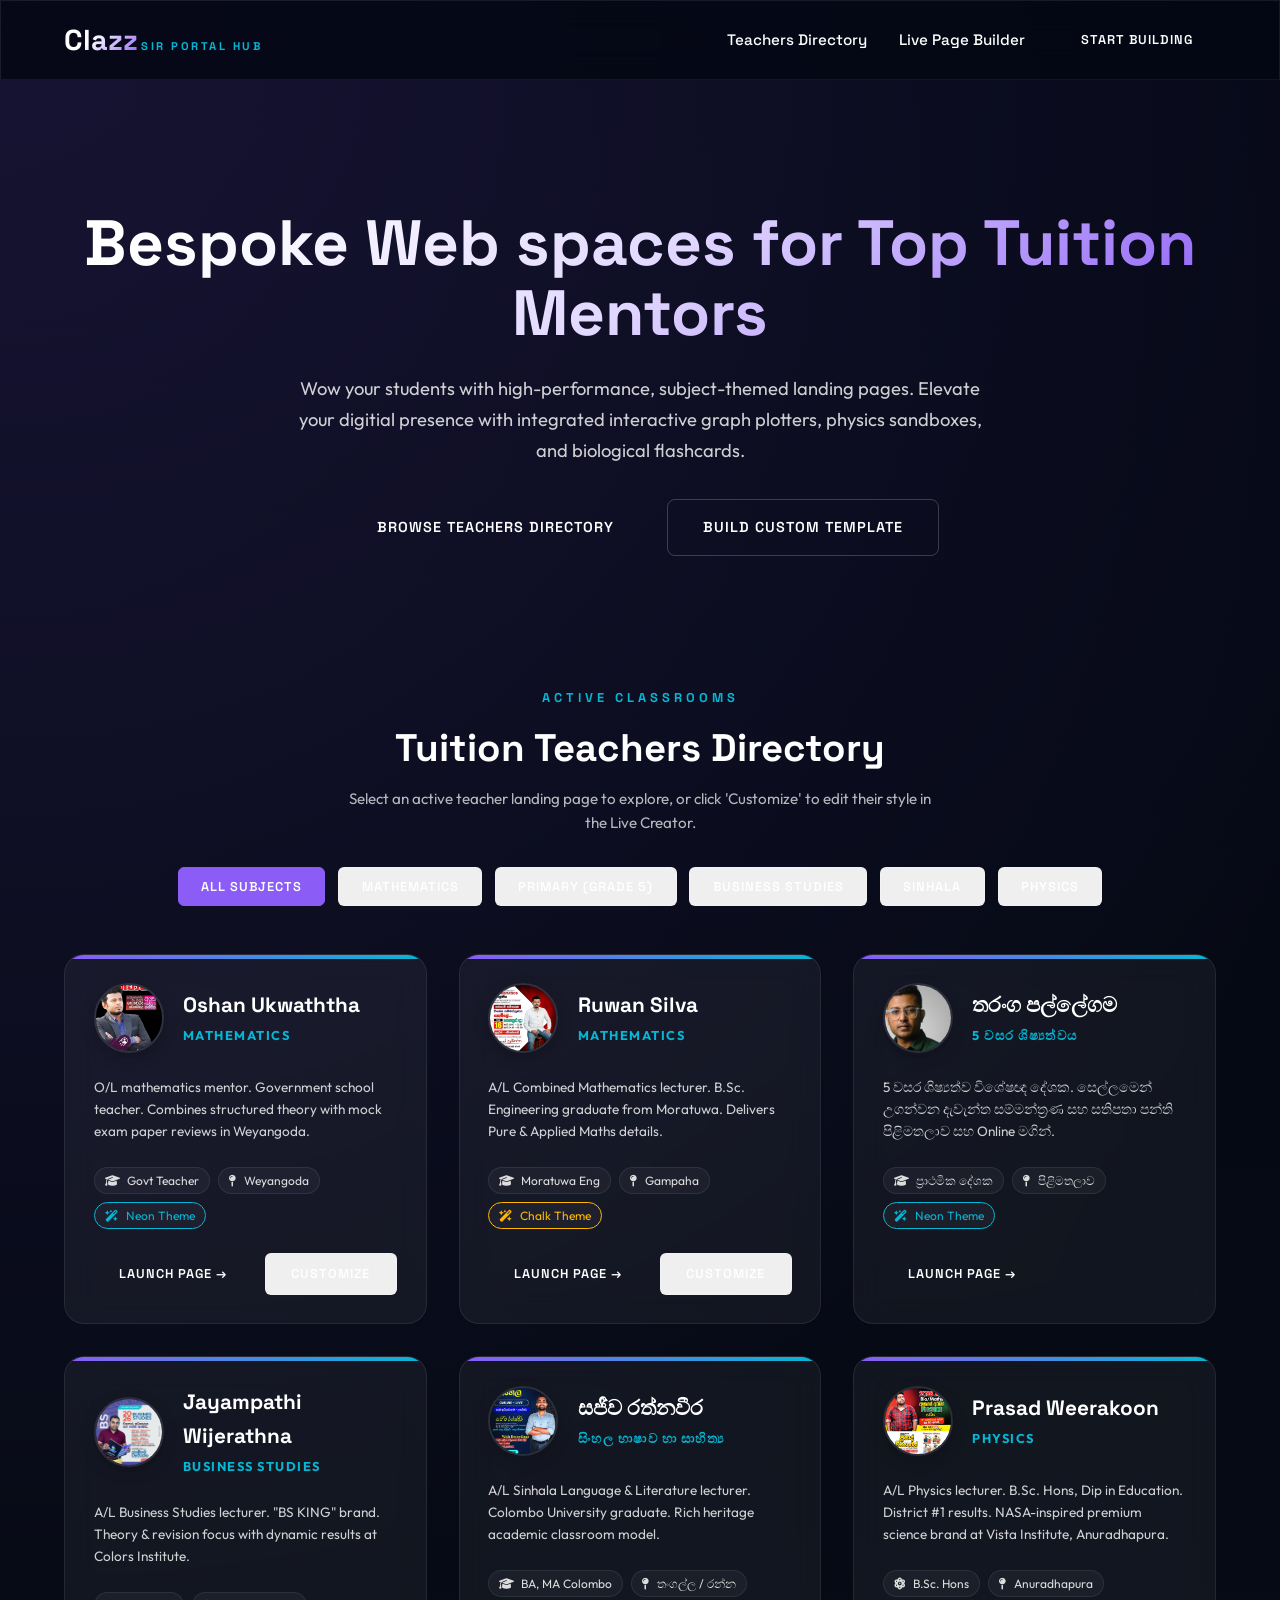
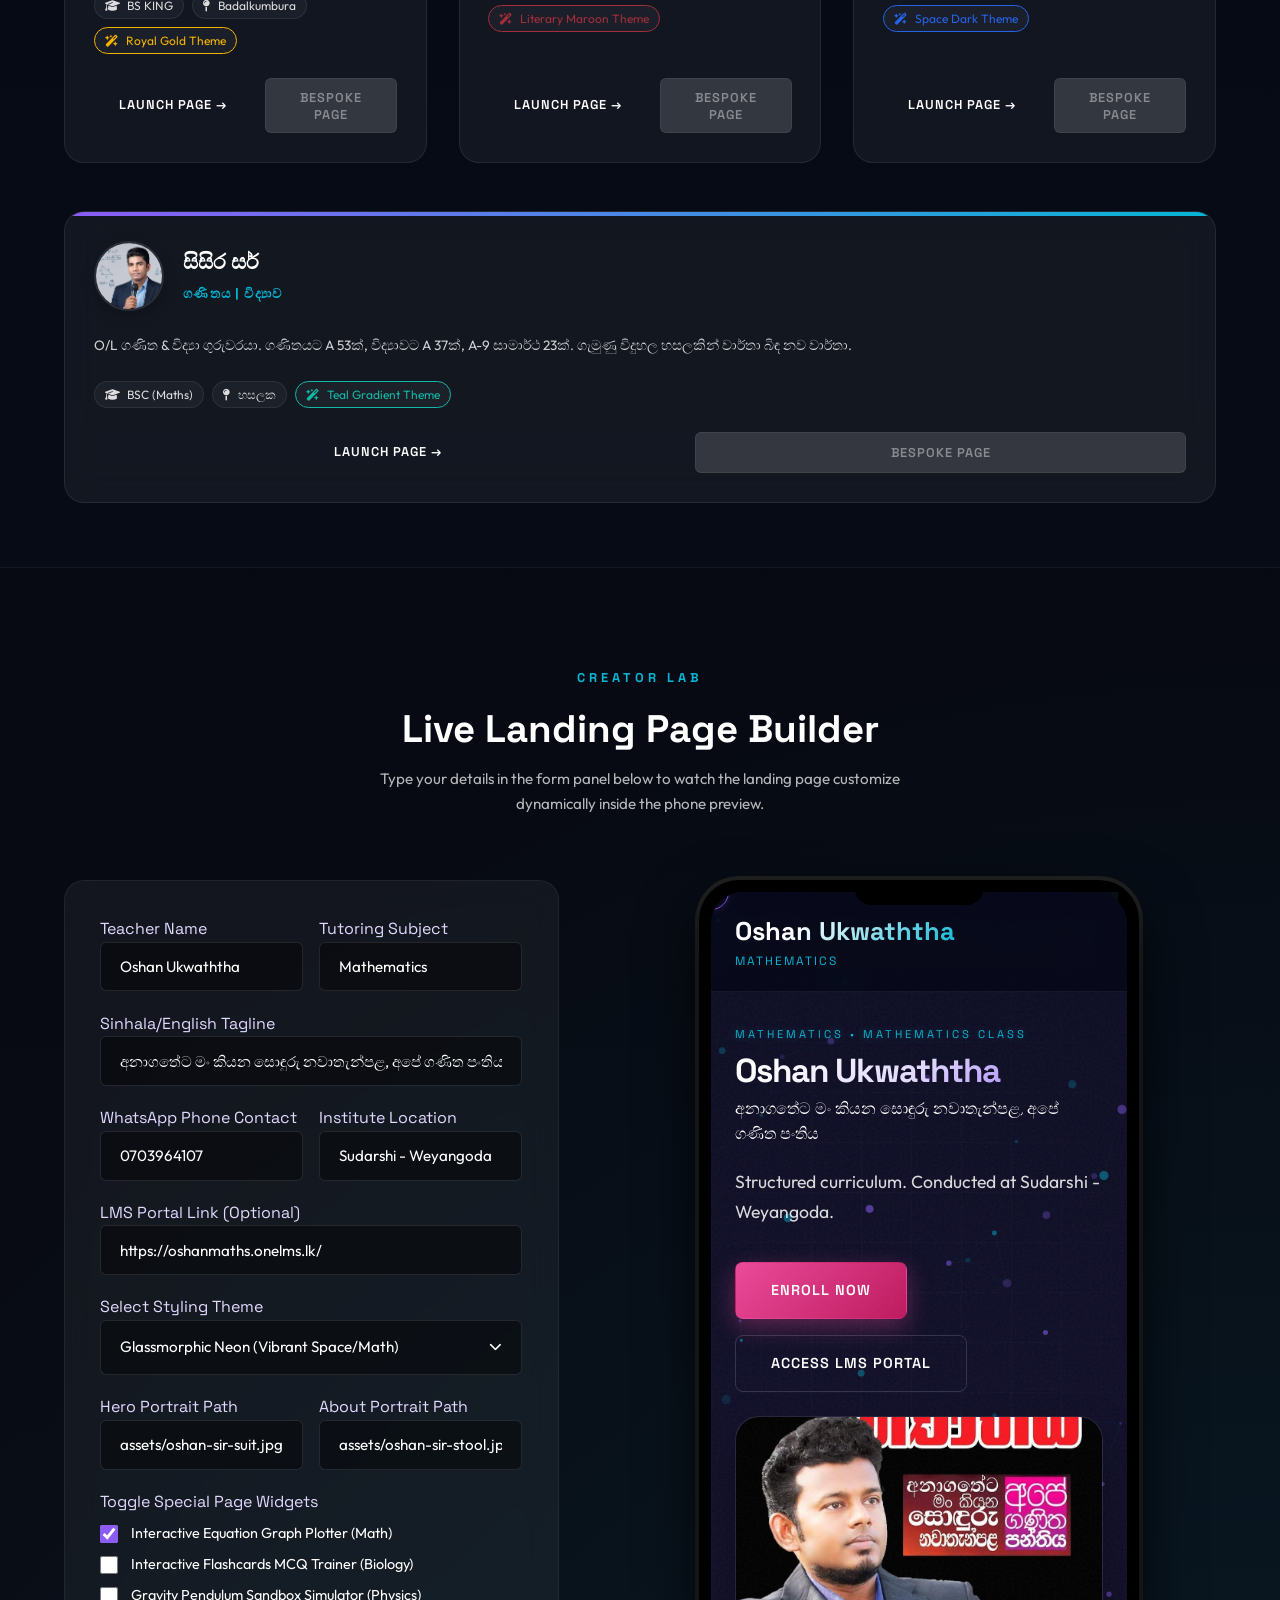
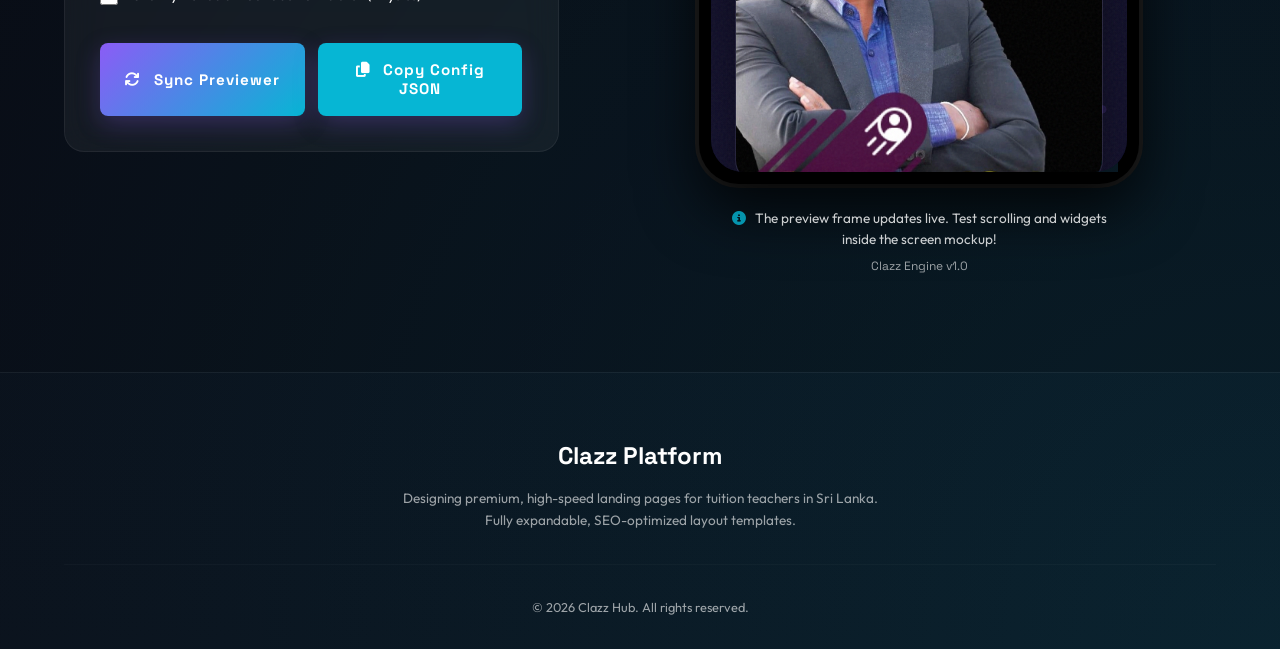
<file: index.html>
<!DOCTYPE html>
<html lang="en">
<head>
  <meta charset="UTF-8">
  <meta name="viewport" content="width=device-width, initial-scale=1.0">
  <title>Clazz | Tuition Teacher Showcase & Landing Creator</title>
  
  <!-- Font Awesome -->
  <link rel="stylesheet" href="https://cdnjs.cloudflare.com/ajax/libs/font-awesome/6.5.2/css/all.min.css" />
  
  <!-- Core Clazz Stylesheet -->
  <link rel="stylesheet" href="css/clazz-core.css?v=1.0.2">
  
  <!-- Hub Stylesheet -->
  <link rel="stylesheet" href="css/hub.css?v=1.0.2">
  
  <style>
    .hub-filter-tab {
      cursor: pointer;
    }
    
    .hub-filter-tab.active {
      background: var(--hub-primary);
      color: #fff !important;
      border-color: var(--hub-primary);
    }
    
    .form-checkbox-group {
      display: flex;
      flex-direction: column;
      gap: 0.5rem;
      text-align: left;
      margin-top: 0.5rem;
    }
    
    .form-checkbox-item {
      display: flex;
      align-items: center;
      gap: 0.8rem;
      font-size: 0.9rem;
      cursor: pointer;
      user-select: none;
    }
    
    .form-checkbox-item input {
      width: 18px;
      height: 18px;
      cursor: pointer;
      accent-color: var(--hub-primary);
    }
  </style>
</head>
<body class="hub-body">

  <!-- Noise Overlay for Cinematic Texture -->
  <div class="noise-overlay"></div>

  <!-- Header / Navigation -->
  <nav class="navbar glass" style="border-bottom: 1px solid var(--hub-border); background: rgba(3, 7, 18, 0.8);">
    <div class="container" style="display: flex; justify-content: space-between; align-items: center; padding: 1rem 1.5rem;">
      <a href="#" class="nav-brand">
        <span class="logo-text" style="background: linear-gradient(135deg, #fff 40%, var(--hub-primary) 100%); -webkit-background-clip: text; -webkit-text-fill-color: transparent; font-family: 'Space Grotesk', sans-serif; font-size: 1.8rem; font-weight: 800;">Clazz</span>
        <span style="font-size: 0.7rem; color: var(--hub-secondary); text-transform: uppercase; font-family: 'Space Grotesk', sans-serif; letter-spacing: 2.5px; font-weight: bold; margin-top: -3px;">Sir Portal Hub</span>
      </a>
      <div class="nav-links" style="display: flex; align-items: center; gap: 2rem;">
        <a href="#teachers-section" class="nav-link" style="font-family: 'Space Grotesk', sans-serif; font-size: 0.95rem; font-weight: 500;">Teachers Directory</a>
        <a href="#creator-section" class="nav-link" style="font-family: 'Space Grotesk', sans-serif; font-size: 0.95rem; font-weight: 500;">Live Page Builder</a>
        <a href="#creator-section" class="btn btn-sm btn-primary">Start Building</a>
      </div>
    </div>
  </nav>

  <!-- Hero Section -->
  <header class="hub-hero">
    <div class="container">
      <h1>Bespoke Web spaces for Top Tuition Mentors</h1>
      <p>Wow your students with high-performance, subject-themed landing pages. Elevate your digitial presence with integrated interactive graph plotters, physics sandboxes, and biological flashcards.</p>
      <div class="flex-center" style="gap: 1rem; flex-wrap: wrap;">
        <a href="#teachers-section" class="btn btn-primary">Browse Teachers Directory</a>
        <a href="#creator-section" class="btn btn-outline" style="color: #fff; border-color: rgba(255,255,255,0.2);">Build Custom Template</a>
      </div>
    </div>
  </header>

  <!-- Teachers Showcase Directory -->
  <section id="teachers-section" style="padding: 4rem 0;">
    <div class="container">
      <div style="text-align: center; margin-bottom: 2rem;">
        <span style="font-family: 'Space Grotesk', sans-serif; font-size: 0.8rem; letter-spacing: 4px; color: var(--hub-secondary); font-weight: bold; text-transform: uppercase;">Active Classrooms</span>
        <h2 style="font-family: 'Space Grotesk', sans-serif; font-size: 2.4rem; font-weight: 800; margin-top: 0.5rem; margin-bottom: 0.5rem;">Tuition Teachers Directory</h2>
        <p style="opacity: 0.7; font-size: 0.95rem; max-width: 600px; margin: 0 auto;">Select an active teacher landing page to explore, or click 'Customize' to edit their style in the Live Creator.</p>
      </div>
      
      <!-- Category Tabs -->
      <div class="flex-center" style="gap: 0.8rem; margin: 2rem 0; flex-wrap: wrap;">
        <button class="btn btn-sm hub-filter-tab active" data-filter="all">All Subjects</button>
        <button class="btn btn-sm btn-outline hub-filter-tab" style="color: #fff; border-color: rgba(255,255,255,0.15);" data-filter="mathematics">Mathematics</button>
        <button class="btn btn-sm btn-outline hub-filter-tab" style="color: #fff; border-color: rgba(255,255,255,0.15);" data-filter="primary">Primary (Grade 5)</button>
        <button class="btn btn-sm btn-outline hub-filter-tab" style="color: #fff; border-color: rgba(255,255,255,0.15);" data-filter="business">Business Studies</button>
        <button class="btn btn-sm btn-outline hub-filter-tab" style="color: #fff; border-color: rgba(255,255,255,0.15);" data-filter="sinhala">Sinhala</button>
        <button class="btn btn-sm btn-outline hub-filter-tab" style="color: #fff; border-color: rgba(255,255,255,0.15);" data-filter="physics">Physics</button>
      </div>
      
      <!-- Directory Grid -->
      <div class="teacher-grid">
        <!-- Oshan Sir Card -->
        <div class="teacher-hub-card glass" data-subject="mathematics">
          <div class="hub-card-header">
            <img class="hub-card-avatar" src="assets/oshan-sir-suit.jpg" alt="Oshan Ukwaththa">
            <div class="hub-card-title">
              <h3>Oshan Ukwaththa</h3>
              <span>Mathematics</span>
            </div>
          </div>
          <p style="font-size: 0.85rem; opacity: 0.8; line-height: 1.6;">O/L mathematics mentor. Government school teacher. Combines structured theory with mock exam paper reviews in Weyangoda.</p>
          <div class="hub-card-tags">
            <span class="hub-card-tag"><i class="fa-solid fa-graduation-cap" style="margin-right: 4px;"></i> Govt Teacher</span>
            <span class="hub-card-tag"><i class="fa-solid fa-map-pin" style="margin-right: 4px;"></i> Weyangoda</span>
            <span class="hub-card-tag" style="border-color: var(--hub-secondary); color: var(--hub-secondary);"><i class="fa-solid fa-wand-magic-sparkles" style="margin-right: 4px;"></i> Neon Theme</span>
          </div>
          <div class="hub-card-actions">
            <a href="oshan-maths.html" target="_blank" class="btn btn-sm btn-primary">Launch Page &rarr;</a>
            <button class="btn btn-sm btn-outline btn-edit-teacher" style="color:#fff; border-color:rgba(255,255,255,0.15);" data-teacher="oshan">Customize</button>
          </div>
        </div>
        
        <!-- Ruwan Sir Card -->
        <div class="teacher-hub-card glass" data-subject="mathematics">
          <div class="hub-card-header">
            <img class="hub-card-avatar" src="assets/oshan-sir-stool.jpg" alt="Ruwan Silva">
            <div class="hub-card-title">
              <h3>Ruwan Silva</h3>
              <span>Mathematics</span>
            </div>
          </div>
          <p style="font-size: 0.85rem; opacity: 0.8; line-height: 1.6;">A/L Combined Mathematics lecturer. B.Sc. Engineering graduate from Moratuwa. Delivers Pure & Applied Maths details.</p>
          <div class="hub-card-tags">
            <span class="hub-card-tag"><i class="fa-solid fa-graduation-cap" style="margin-right: 4px;"></i> Moratuwa Eng</span>
            <span class="hub-card-tag"><i class="fa-solid fa-map-pin" style="margin-right: 4px;"></i> Gampaha</span>
            <span class="hub-card-tag" style="border-color: #ffb700; color: #ffb700;"><i class="fa-solid fa-wand-magic-sparkles" style="margin-right: 4px;"></i> Chalk Theme</span>
          </div>
          <div class="hub-card-actions">
            <a href="ruwan-maths.html" target="_blank" class="btn btn-sm btn-primary">Launch Page &rarr;</a>
            <button class="btn btn-sm btn-outline btn-edit-teacher" style="color:#fff; border-color:rgba(255,255,255,0.15);" data-teacher="ruwan">Customize</button>
          </div>
        </div>
        
        <!-- Tharanga Sir Card -->
        <div class="teacher-hub-card glass" data-subject="primary">
          <div class="hub-card-header">
            <img class="hub-card-avatar" src="assets/tharanga-sir.jpg" alt="තරංග පල්ලේගම">
            <div class="hub-card-title">
              <h3>තරංග පල්ලේගම</h3>
              <span>5 වසර ශිෂ්‍යත්වය</span>
            </div>
          </div>
          <p style="font-size: 0.85rem; opacity: 0.8; line-height: 1.6;">5 වසර ශිෂ්‍යත්ව විශේෂඥ දේශක. සෙල්ලමෙන් උගන්වන දැවැන්ත සම්මන්ත්‍රණ සහ සතිපතා පන්ති පිළිමතලාව සහ Online මගින්.</p>
          <div class="hub-card-tags">
            <span class="hub-card-tag"><i class="fa-solid fa-graduation-cap" style="margin-right: 4px;"></i> ප්‍රාථමික දේශක</span>
            <span class="hub-card-tag"><i class="fa-solid fa-map-pin" style="margin-right: 4px;"></i> පිළිමතලාව</span>
            <span class="hub-card-tag" style="border-color: var(--hub-secondary); color: var(--hub-secondary);"><i class="fa-solid fa-wand-magic-sparkles" style="margin-right: 4px;"></i> Neon Theme</span>
          </div>
          <div class="hub-card-actions">
            <a href="tharanga-scholarship.html" target="_blank" class="btn btn-sm btn-primary">Launch Page &rarr;</a>
          </div>
        </div>
        
        <!-- Jayampathi Sir Card -->
        <div class="teacher-hub-card glass" data-subject="business">
          <div class="hub-card-header">
            <img class="hub-card-avatar" src="assets/jayampathi-sir.jpg" alt="Jayampathi Wijerathna">
            <div class="hub-card-title">
              <h3>Jayampathi Wijerathna</h3>
              <span>Business Studies</span>
            </div>
          </div>
          <p style="font-size: 0.85rem; opacity: 0.8; line-height: 1.6;">A/L Business Studies lecturer. "BS KING" brand. Theory & revision focus with dynamic results at Colors Institute.</p>
          <div class="hub-card-tags">
            <span class="hub-card-tag"><i class="fa-solid fa-graduation-cap" style="margin-right: 4px;"></i> BS KING</span>
            <span class="hub-card-tag"><i class="fa-solid fa-map-pin" style="margin-right: 4px;"></i> Badalkumbura</span>
            <span class="hub-card-tag" style="border-color: #F4B400; color: #F4B400;"><i class="fa-solid fa-wand-magic-sparkles" style="margin-right: 4px;"></i> Royal Gold Theme</span>
          </div>
          <div class="hub-card-actions">
            <a href="jayampathi-bs-king.html?v=1.0.3" target="_blank" class="btn btn-sm btn-primary">Launch Page &rarr;</a>
            <button class="btn btn-sm btn-outline" style="color:#fff; border-color:rgba(255,255,255,0.15); opacity: 0.5; cursor: not-allowed;" disabled>Bespoke Page</button>
          </div>
        </div>

        <!-- Sajeewa Sir Card -->
        <div class="teacher-hub-card glass" data-subject="sinhala">
          <div class="hub-card-header">
            <img class="hub-card-avatar" src="assets/sajeewa-sir.jpg" alt="සජීව රත්නවීර">
            <div class="hub-card-title">
              <h3>සජීව රත්නවීර</h3>
              <span>සිංහල භාෂාව හා සාහිත්‍ය</span>
            </div>
          </div>
          <p style="font-size: 0.85rem; opacity: 0.8; line-height: 1.6;">A/L Sinhala Language & Literature lecturer. Colombo University graduate. Rich heritage academic classroom model.</p>
          <div class="hub-card-tags">
            <span class="hub-card-tag"><i class="fa-solid fa-graduation-cap" style="margin-right: 4px;"></i> BA, MA Colombo</span>
            <span class="hub-card-tag"><i class="fa-solid fa-map-pin" style="margin-right: 4px;"></i> තංගල්ල / රන්න</span>
            <span class="hub-card-tag" style="border-color: #A22E3C; color: #A22E3C;"><i class="fa-solid fa-wand-magic-sparkles" style="margin-right: 4px;"></i> Literary Maroon Theme</span>
          </div>
          <div class="hub-card-actions">
            <a href="sajeewa-sinhala.html?v=1.0.0" target="_blank" class="btn btn-sm btn-primary">Launch Page &rarr;</a>
            <button class="btn btn-sm btn-outline" style="color:#fff; border-color:rgba(255,255,255,0.15); opacity: 0.5; cursor: not-allowed;" disabled>Bespoke Page</button>
          </div>
        </div>

        <!-- Prasad Sir Card -->
        <div class="teacher-hub-card glass" data-subject="physics">
          <div class="hub-card-header">
            <img class="hub-card-avatar" src="assets/prasad-sir.jpg" alt="Prasad Weerakoon">
            <div class="hub-card-title">
              <h3>Prasad Weerakoon</h3>
              <span>Physics</span>
            </div>
          </div>
          <p style="font-size: 0.85rem; opacity: 0.8; line-height: 1.6;">A/L Physics lecturer. B.Sc. Hons, Dip in Education. District #1 results. NASA-inspired premium science brand at Vista Institute, Anuradhapura.</p>
          <div class="hub-card-tags">
            <span class="hub-card-tag"><i class="fa-solid fa-atom" style="margin-right: 4px;"></i> B.Sc. Hons</span>
            <span class="hub-card-tag"><i class="fa-solid fa-map-pin" style="margin-right: 4px;"></i> Anuradhapura</span>
            <span class="hub-card-tag" style="border-color: #2563EB; color: #2563EB;"><i class="fa-solid fa-wand-magic-sparkles" style="margin-right: 4px;"></i> Space Dark Theme</span>
          </div>
          <div class="hub-card-actions">
            <a href="prasad-physics.html?v=1.0.0" target="_blank" class="btn btn-sm btn-primary">Launch Page &rarr;</a>
            <button class="btn btn-sm btn-outline" style="color:#fff; border-color:rgba(255,255,255,0.15); opacity: 0.5; cursor: not-allowed;" disabled>Bespoke Page</button>
          </div>
          </div>
        </div>

        <!-- Sisira Sir Card -->
        <div class="teacher-hub-card glass" data-subject="mathematics">
          <div class="hub-card-header">
            <img class="hub-card-avatar" src="assets/sisira-sir.jpg" alt="සිසිර සර්">
            <div class="hub-card-title">
              <h3>සිසිර සර්</h3>
              <span>ගණිතය | විද්‍යාව</span>
            </div>
          </div>
          <p style="font-size: 0.85rem; opacity: 0.8; line-height: 1.6;">O/L ගණිත & විද්‍යා ගුරුවරයා. ගණිතයට A 53ක්, විද්‍යාවට A 37ක්, A-9 සාමාර්ථ 23ක්. ගැමුණු විදුහල හසලකින් වාර්තා බිඳ නව වාර්තා.</p>
          <div class="hub-card-tags">
            <span class="hub-card-tag"><i class="fa-solid fa-graduation-cap" style="margin-right: 4px;"></i> BSC (Maths)</span>
            <span class="hub-card-tag"><i class="fa-solid fa-map-pin" style="margin-right: 4px;"></i> හසලක</span>
            <span class="hub-card-tag" style="border-color: #14B8A6; color: #14B8A6;"><i class="fa-solid fa-wand-magic-sparkles" style="margin-right: 4px;"></i> Teal Gradient Theme</span>
          </div>
          <div class="hub-card-actions">
            <a href="sisira-maths.html?v=1.0.0" target="_blank" class="btn btn-sm btn-primary">Launch Page &rarr;</a>
            <button class="btn btn-sm btn-outline" style="color:#fff; border-color:rgba(255,255,255,0.15); opacity: 0.5; cursor: not-allowed;" disabled>Bespoke Page</button>
          </div>
        </div>
      </div>
    </div>
  </section>

  <!-- Live Clazz Creator / Previewer -->
  <section id="creator-section" class="creator-section">
    <div class="container">
      <div style="text-align: center; margin-bottom: 4rem;">
        <span style="font-family: 'Space Grotesk', sans-serif; font-size: 0.8rem; letter-spacing: 4px; color: var(--hub-secondary); font-weight: bold; text-transform: uppercase;">Creator Lab</span>
        <h2 style="font-family: 'Space Grotesk', sans-serif; font-size: 2.4rem; font-weight: 800; margin-top: 0.5rem; margin-bottom: 0.5rem;">Live Landing Page Builder</h2>
        <p style="opacity: 0.7; font-size: 0.95rem; max-width: 600px; margin: 0 auto;">Type your details in the form panel below to watch the landing page customize dynamically inside the phone preview.</p>
      </div>
      
      <div class="creator-grid">
        <!-- Input Form Panel -->
        <div class="creator-form-panel">
          <form id="hubCreatorForm" class="glass form-card" style="border-radius: 20px; border: 1px solid var(--hub-border); display: flex; flex-direction: column; gap: 1.2rem;">
            
            <div class="form-group-row">
              <div class="form-group">
                <label for="creName" style="color: #e2d9ff; font-family: 'Space Grotesk', sans-serif;">Teacher Name</label>
                <input type="text" id="creName" class="form-input" style="background: rgba(0,0,0,0.4);" value="Oshan Ukwaththa">
              </div>
              <div class="form-group">
                <label for="creSub" style="color: #e2d9ff; font-family: 'Space Grotesk', sans-serif;">Tutoring Subject</label>
                <input type="text" id="creSub" class="form-input" style="background: rgba(0,0,0,0.4);" value="Mathematics">
              </div>
            </div>
            
            <div class="form-group">
              <label for="creTag" style="color: #e2d9ff; font-family: 'Space Grotesk', sans-serif;">Sinhala/English Tagline</label>
              <input type="text" id="creTag" class="form-input" style="background: rgba(0,0,0,0.4);" value="අනාගතේට මං කියන සොඳුරු නවාතැන්පළ, අපේ ගණිත පංතිය">
            </div>

            <div class="form-group-row">
              <div class="form-group">
                <label for="crePhone" style="color: #e2d9ff; font-family: 'Space Grotesk', sans-serif;">WhatsApp Phone Contact</label>
                <input type="tel" id="crePhone" class="form-input" style="background: rgba(0,0,0,0.4);" value="0703964107">
              </div>
              <div class="form-group">
                <label for="creLoc" style="color: #e2d9ff; font-family: 'Space Grotesk', sans-serif;">Institute Location</label>
                <input type="text" id="creLoc" class="form-input" style="background: rgba(0,0,0,0.4);" value="Sudarshi - Weyangoda">
              </div>
            </div>

            <div class="form-group">
              <label for="creLms" style="color: #e2d9ff; font-family: 'Space Grotesk', sans-serif;">LMS Portal Link (Optional)</label>
              <input type="url" id="creLms" class="form-input" style="background: rgba(0,0,0,0.4);" placeholder="e.g. https://oshanmaths.onelms.lk/" value="https://oshanmaths.onelms.lk/">
            </div>

            <div class="form-group">
              <label style="color: #e2d9ff; font-family: 'Space Grotesk', sans-serif;">Select Styling Theme</label>
              <div class="custom-select-wrapper" style="position: relative; width: 100%;">
                <div class="custom-select-trigger form-input" onclick="toggleCustomSelect(event)" style="display: flex; justify-content: space-between; align-items: center; cursor: pointer; background: rgba(0, 0, 0, 0.4) !important;">
                  <span id="selectedThemeText" style="pointer-events: none;">Glassmorphic Neon (Vibrant Space/Math)</span>
                  <i class="fa-solid fa-chevron-down" id="themeChevron" style="font-size: 0.8rem; transition: transform 0.3s; margin-left: 8px; pointer-events: none;"></i>
                </div>
                <div class="custom-options glass" id="themeOptionsList" style="position: absolute; top: calc(100% + 6px); left: 0; right: 0; border-radius: 8px; z-index: 1000; display: none; flex-direction: column; overflow: hidden; box-shadow: 0 10px 25px rgba(0,0,0,0.5);">
                  <div class="custom-option active" data-value="neon" onclick="selectCustomOption(event, 'neon')" style="padding: 0.8rem 1.2rem; cursor: pointer; transition: all 0.2s;">Glassmorphic Neon (Vibrant Space/Math)</div>
                  <div class="custom-option" data-value="chalk" onclick="selectCustomOption(event, 'chalk')" style="padding: 0.8rem 1.2rem; cursor: pointer; transition: all 0.2s;">Chalkboard Blackboard (Chalk/Handwritten)</div>
                  <div class="custom-option" data-value="cyber" onclick="selectCustomOption(event, 'cyber')" style="padding: 0.8rem 1.2rem; cursor: pointer; transition: all 0.2s;">Cyber Bio-Verse (Neon Cyberpunk/Biology)</div>
                  <div class="custom-option" data-value="lux" onclick="selectCustomOption(event, 'lux')" style="padding: 0.8rem 1.2rem; cursor: pointer; transition: all 0.2s;">Luxury Academic (Gold/Navy/Commerce)</div>
                  <div class="custom-option" data-value="minimal" onclick="selectCustomOption(event, 'minimal')" style="padding: 0.8rem 1.2rem; cursor: pointer; transition: all 0.2s;">Minimalist Zen (Apple-Style/Clean)</div>
                  <div class="custom-option" data-value="terminal" onclick="selectCustomOption(event, 'terminal')" style="padding: 0.8rem 1.2rem; cursor: pointer; transition: all 0.2s;">Synthwave Terminal (Retro-Tech/ICT)</div>
                  <div class="custom-option" data-value="prism" onclick="selectCustomOption(event, 'prism')" style="padding: 0.8rem 1.2rem; cursor: pointer; transition: all 0.2s;">Liquid Prism (Molecular/Chemistry)</div>
                  <div class="custom-option" data-value="heritage" onclick="selectCustomOption(event, 'heritage')" style="padding: 0.8rem 1.2rem; cursor: pointer; transition: all 0.2s;">Classic Heritage (Ink & Gold/Literature)</div>
                  <div class="custom-option" data-value="smart-kids" onclick="selectCustomOption(event, 'smart-kids')" style="padding: 0.8rem 1.2rem; cursor: pointer; transition: all 0.2s;">Smart Kids (Playful / Yellow-Blue)</div>
                  <div class="custom-option" data-value="calm-scholar" onclick="selectCustomOption(event, 'calm-scholar')" style="padding: 0.8rem 1.2rem; cursor: pointer; transition: all 0.2s;">Calm Scholar (Mint Green / Stress-Free)</div>
                  <div class="custom-option" data-value="pastel" onclick="selectCustomOption(event, 'pastel')" style="padding: 0.8rem 1.2rem; cursor: pointer; transition: all 0.2s;">Pastel Wonder (Baby Blue-Lavender / Soft)</div>
                </div>
                <!-- Hidden input to store value for JS engine -->
                <input type="hidden" id="creTheme" value="neon">
              </div>
            </div>

            <div class="form-group-row">
              <div class="form-group">
                <label for="creHeroPhoto" style="color: #e2d9ff; font-family: 'Space Grotesk', sans-serif;">Hero Portrait Path</label>
                <input type="text" id="creHeroPhoto" class="form-input" style="background: rgba(0,0,0,0.4);" value="assets/oshan-sir-suit.jpg">
              </div>
              <div class="form-group">
                <label for="creAboutPhoto" style="color: #e2d9ff; font-family: 'Space Grotesk', sans-serif;">About Portrait Path</label>
                <input type="text" id="creAboutPhoto" class="form-input" style="background: rgba(0,0,0,0.4);" value="assets/oshan-sir-stool.jpg">
              </div>
            </div>
            
            <div class="form-group">
              <label style="color: #e2d9ff; font-family: 'Space Grotesk', sans-serif;">Toggle Special Page Widgets</label>
              <div class="form-checkbox-group">
                <label class="form-checkbox-item">
                  <input type="checkbox" id="wGraph" checked>
                  <span>Interactive Equation Graph Plotter (Math)</span>
                </label>
                <label class="form-checkbox-item">
                  <input type="checkbox" id="wMCQ">
                  <span>Interactive Flashcards MCQ Trainer (Biology)</span>
                </label>
                <label class="form-checkbox-item">
                  <input type="checkbox" id="wPhysics">
                  <span>Gravity Pendulum Sandbox Simulator (Physics)</span>
                </label>
              </div>
            </div>

            <div style="display: flex; gap: 0.8rem; flex-wrap: wrap; margin-top: 1rem;">
              <button type="button" class="creator-btn" onclick="updatePreview()" style="flex: 1; min-width: 150px; margin: 0;">
                <i class="fa-solid fa-arrows-rotate" style="margin-right: 8px;"></i> Sync Previewer
              </button>
              <button type="button" class="creator-btn" onclick="copyConfigJSON()" style="flex: 1; min-width: 150px; margin: 0; background: var(--hub-secondary); border-color: var(--hub-secondary);">
                <i class="fa-solid fa-copy" style="margin-right: 8px;"></i> Copy Config JSON
              </button>
            </div>
          </form>
        </div>
        
        <!-- Live iPhone Device Previewer Pane -->
        <div class="preview-panel">
          <div class="phone-mockup">
            <div class="phone-notch"></div>
            <div class="phone-screen">
              <iframe id="previewIframe" src="template.html?t=custom"></iframe>
            </div>
          </div>
          <div style="text-align: center; max-width: 380px;">
            <p style="font-size: 0.85rem; opacity: 0.8; line-height: 1.5; margin-bottom: 0.5rem;"><i class="fa-solid fa-circle-info" style="color: var(--hub-secondary); margin-right: 6px;"></i> The preview frame updates live. Test scrolling and widgets inside the screen mockup!</p>
            <div style="font-size: 0.75rem; opacity: 0.6; font-family: var(--font-head);">Clazz Engine v1.0</div>
          </div>
        </div>
        
      </div>
    </div>
  </section>

  <!-- Footer -->
  <footer style="padding: 4rem 0 2rem; border-top: 1px solid var(--hub-border);">
    <div class="container" style="text-align: center;">
      <h3 style="font-family: 'Space Grotesk', sans-serif; font-size: 1.5rem; font-weight: 700; color: #fff; margin-bottom: 0.8rem;">Clazz Platform</h3>
      <p style="font-size: 0.85rem; opacity: 0.6; max-width: 500px; margin: 0 auto 2rem;">Designing premium, high-speed landing pages for tuition teachers in Sri Lanka. Fully expandable, SEO-optimized layout templates.</p>
      <div style="border-top: 1px solid rgba(255,255,255,0.05); padding-top: 2rem; font-size: 0.8rem; opacity: 0.6;">
        <p>&copy; 2026 Clazz Hub. All rights reserved.</p>
      </div>
    </div>
  </footer>

  <!-- Scripts -->
  <script src="js/config.js?v=1.0.3"></script>
  <script src="js/hub.js?v=1.0.3"></script>
</body>
</html>
</file>
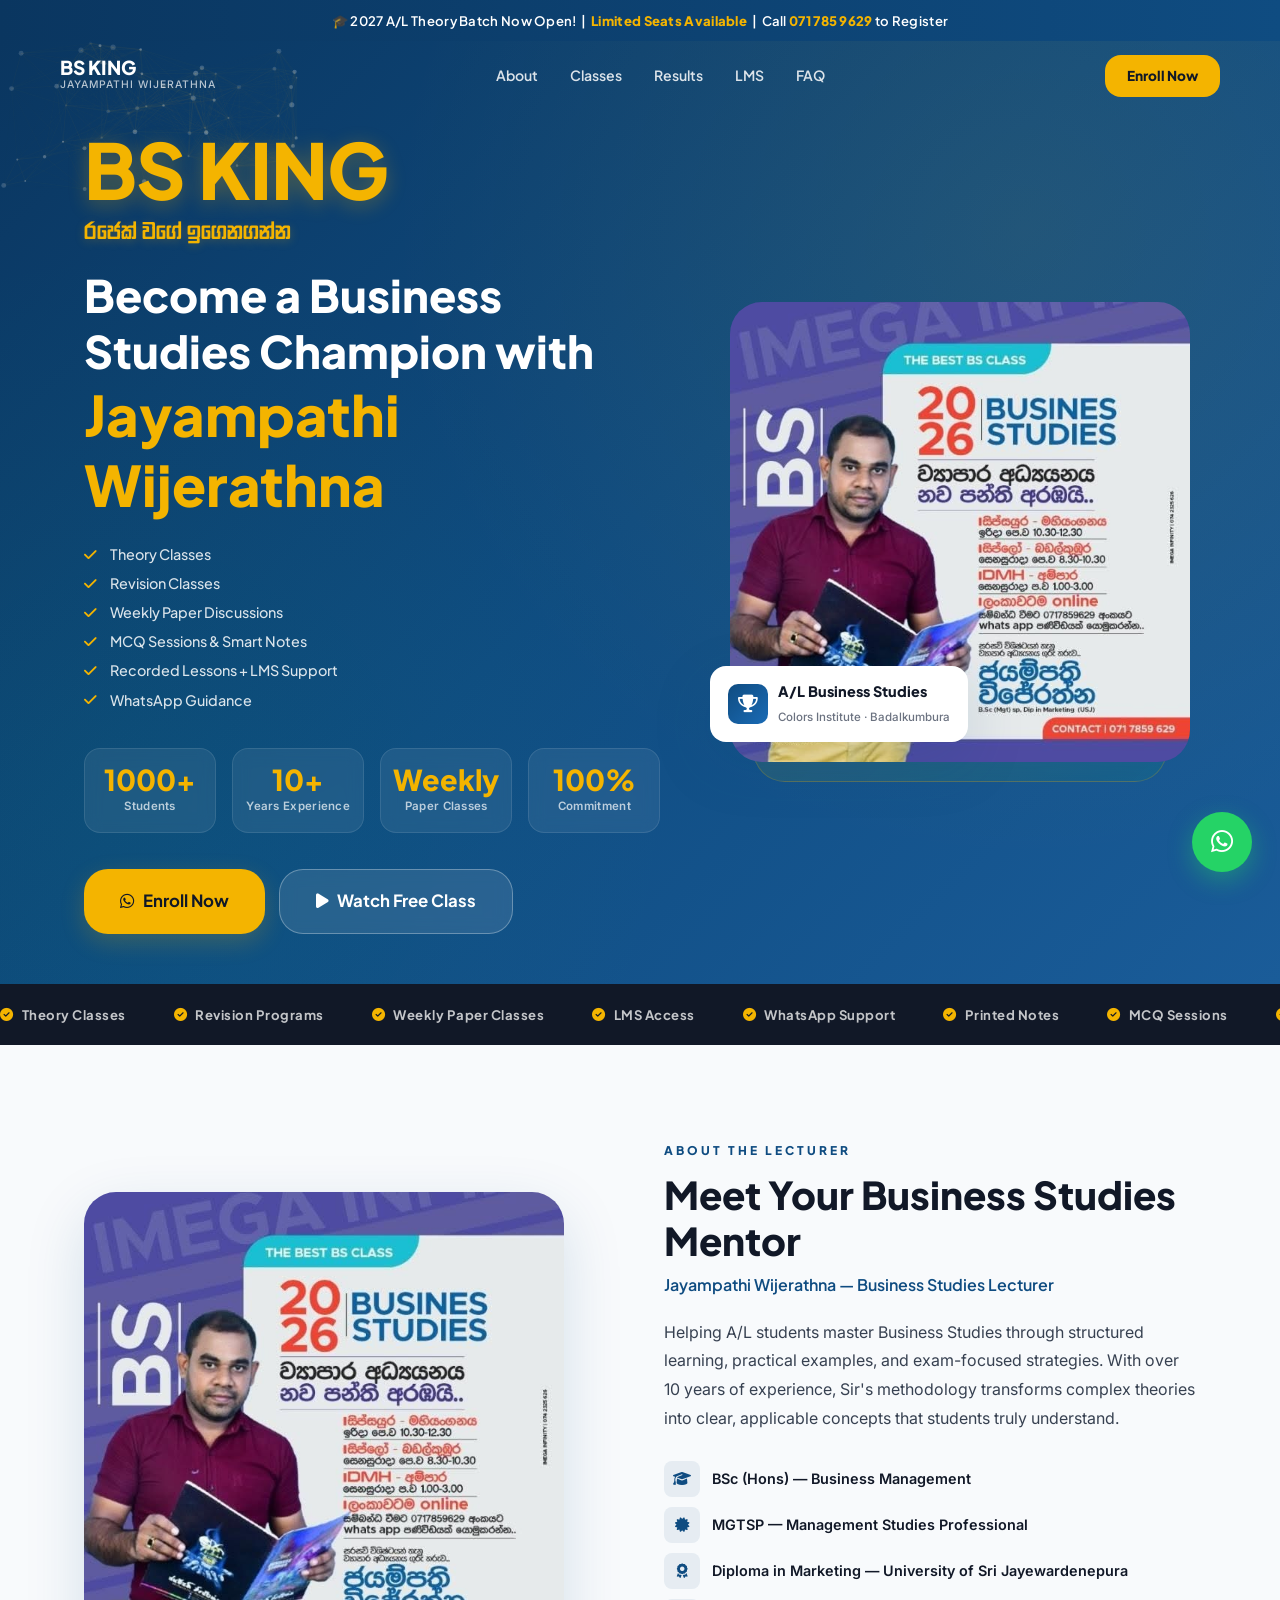
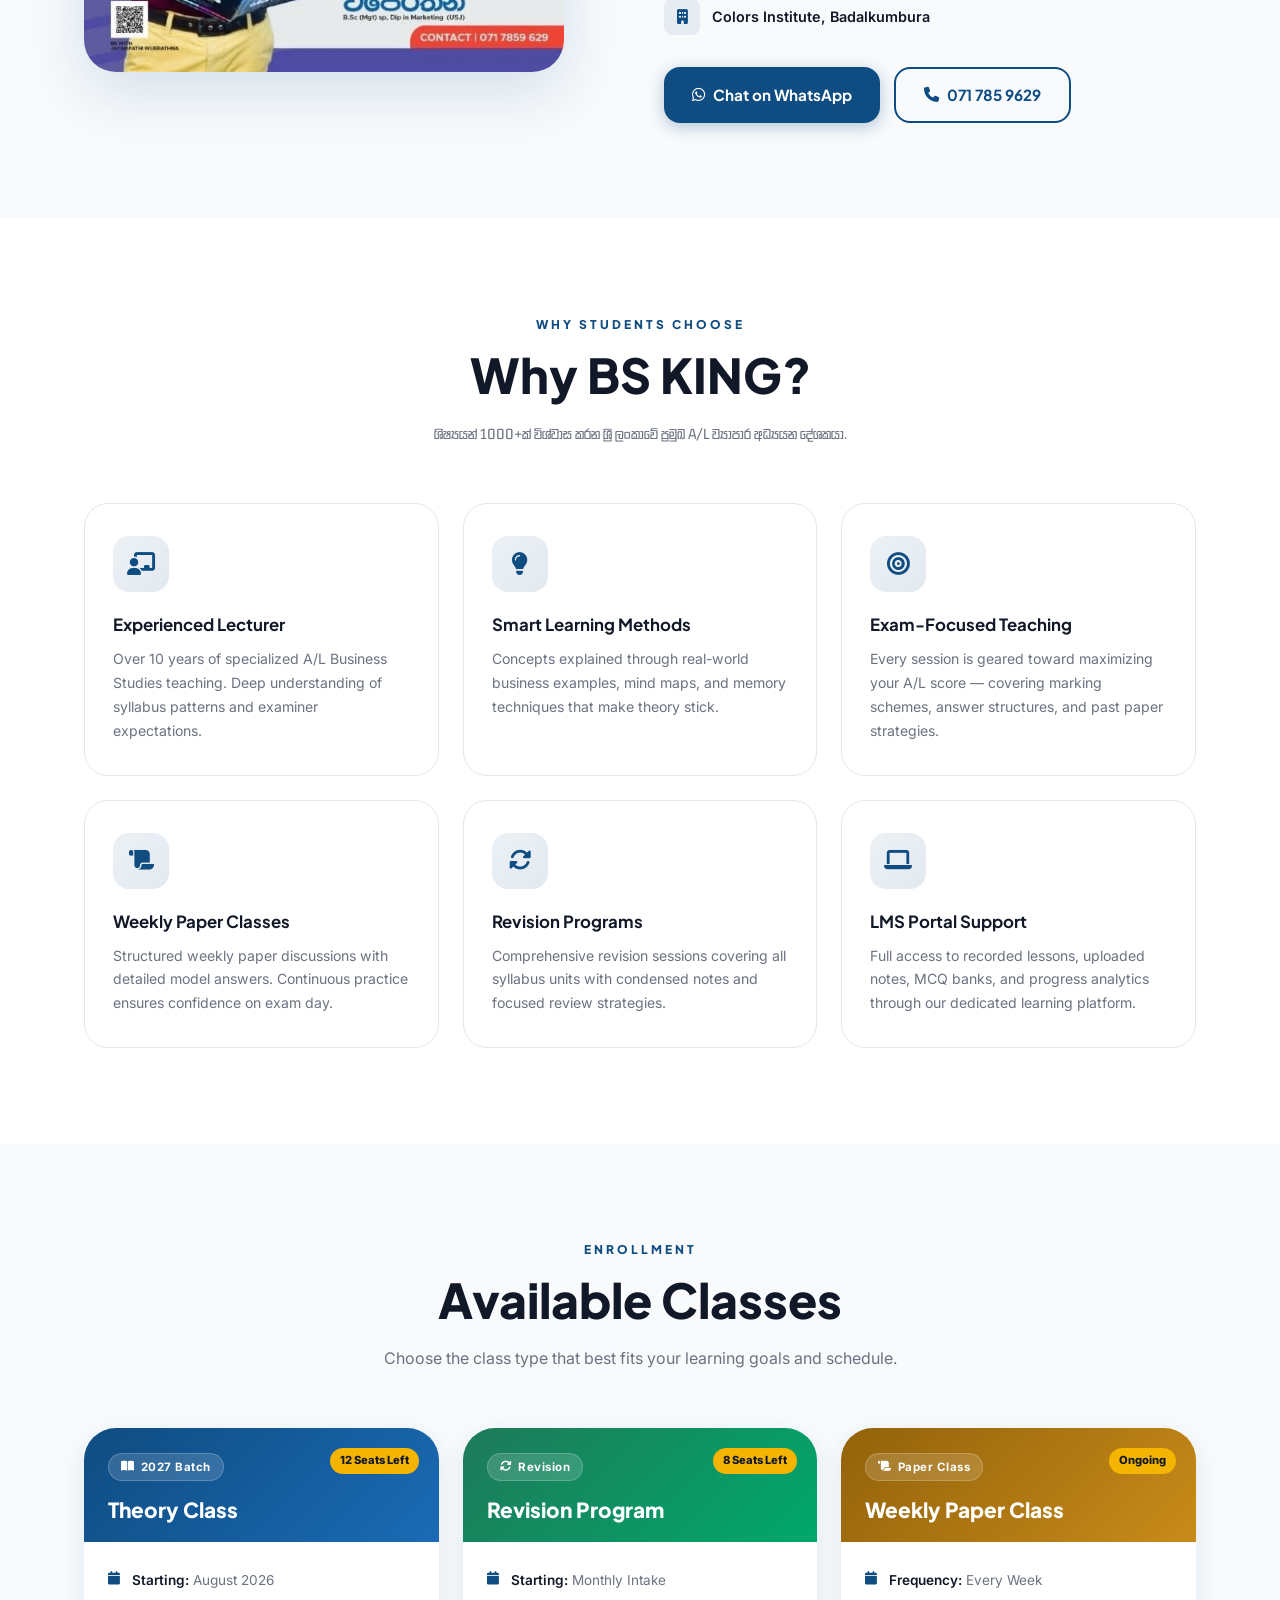
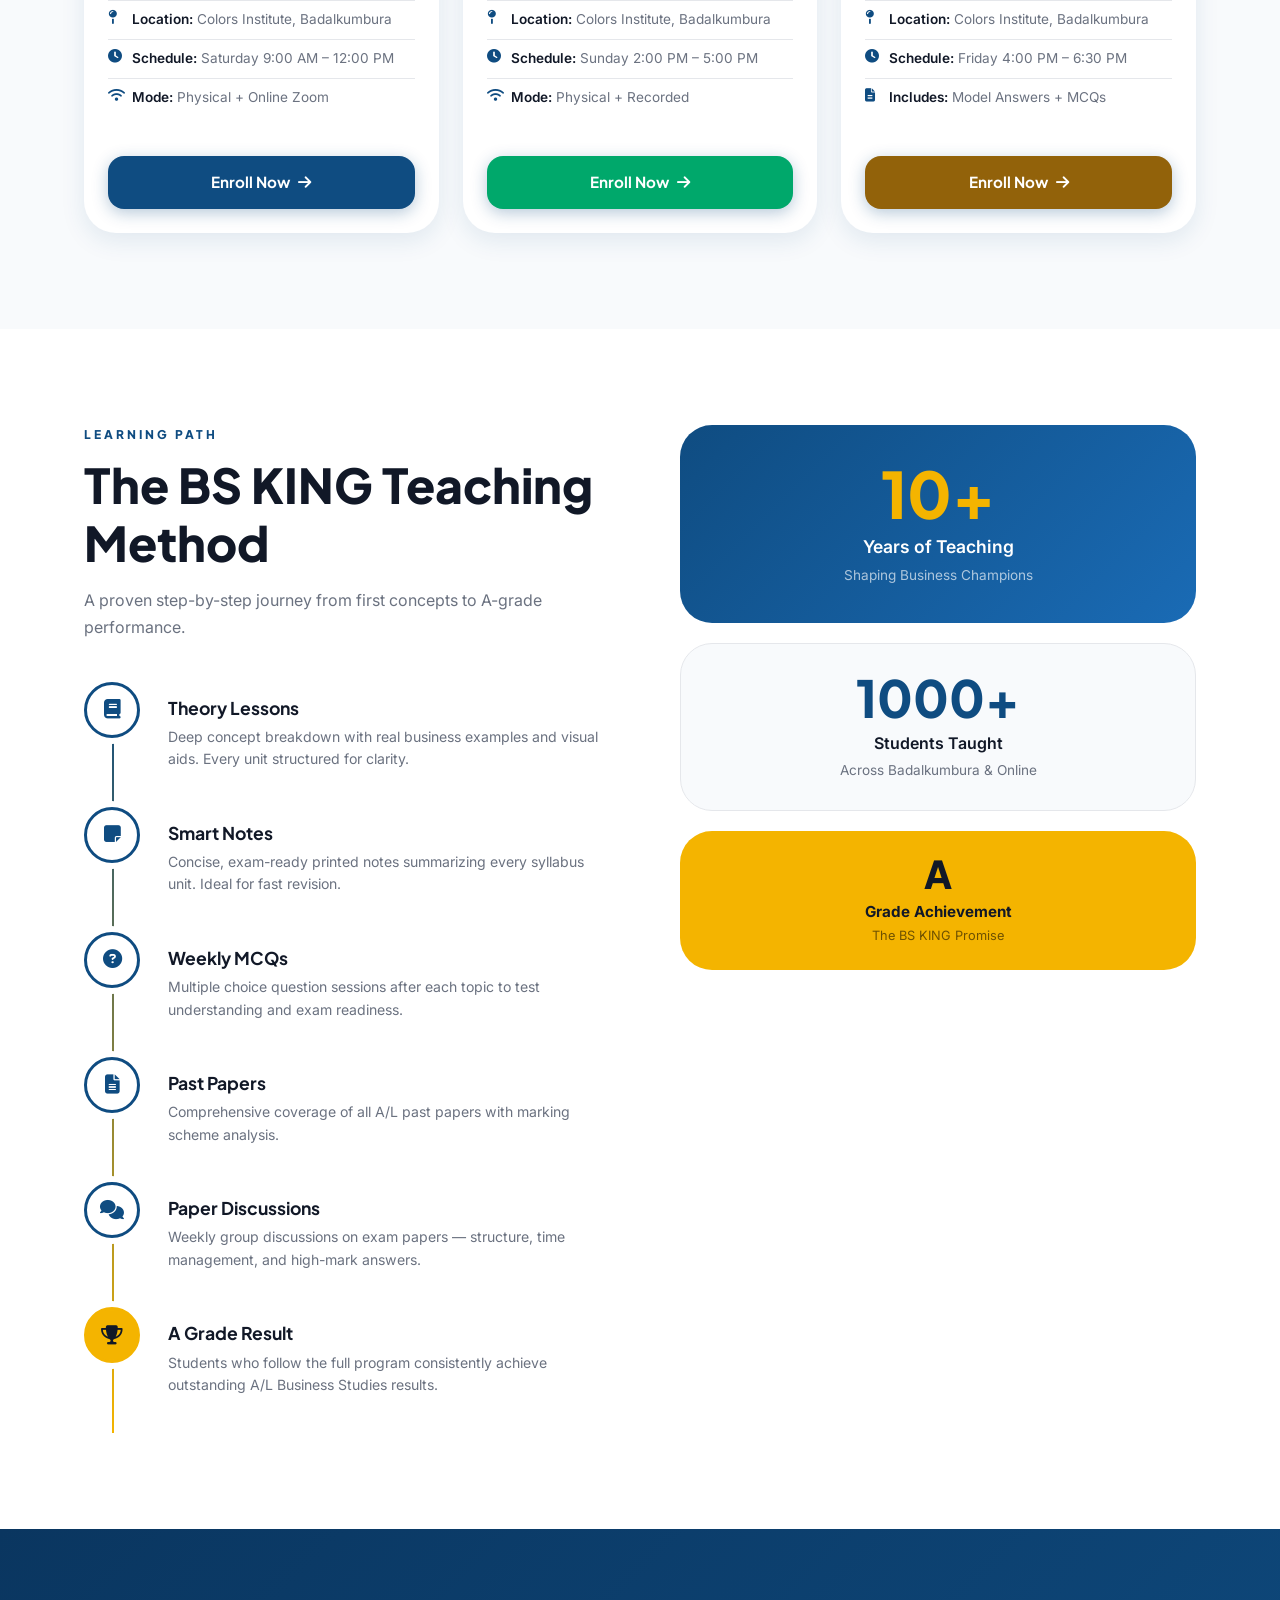
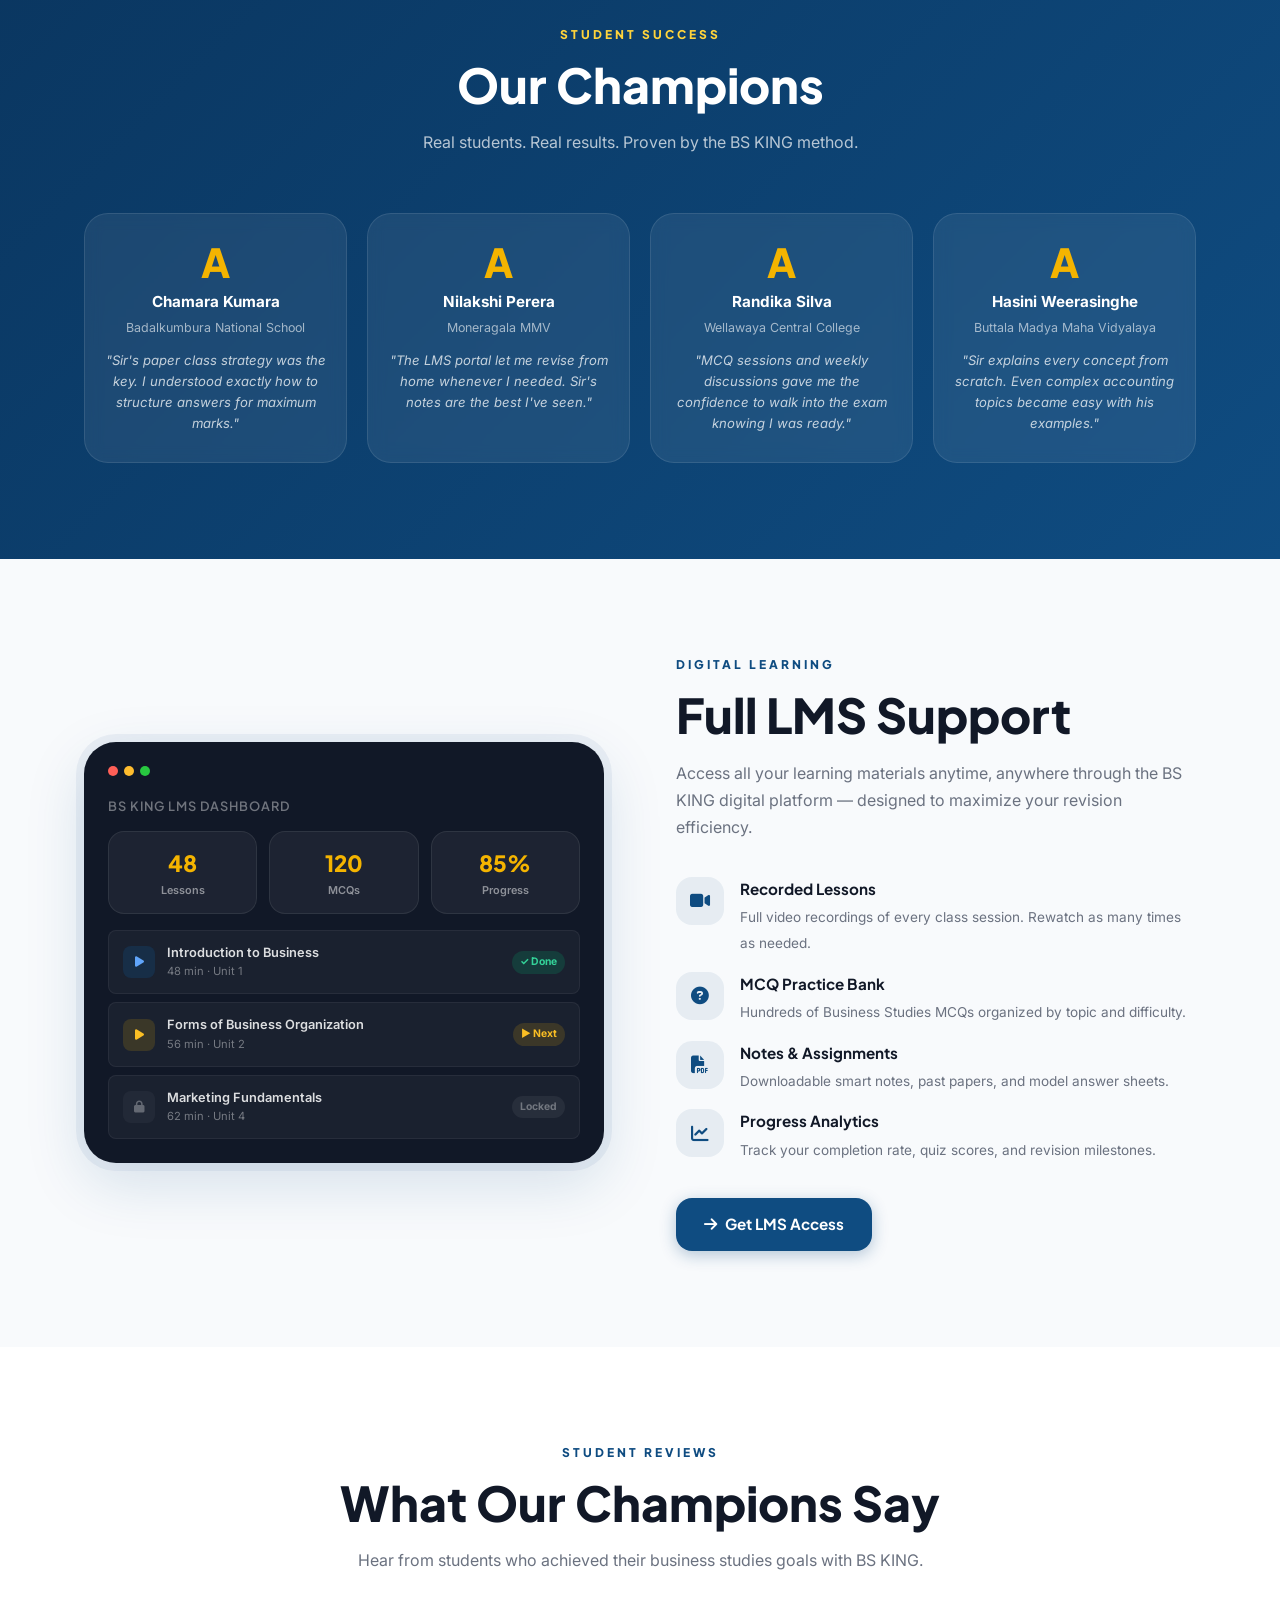
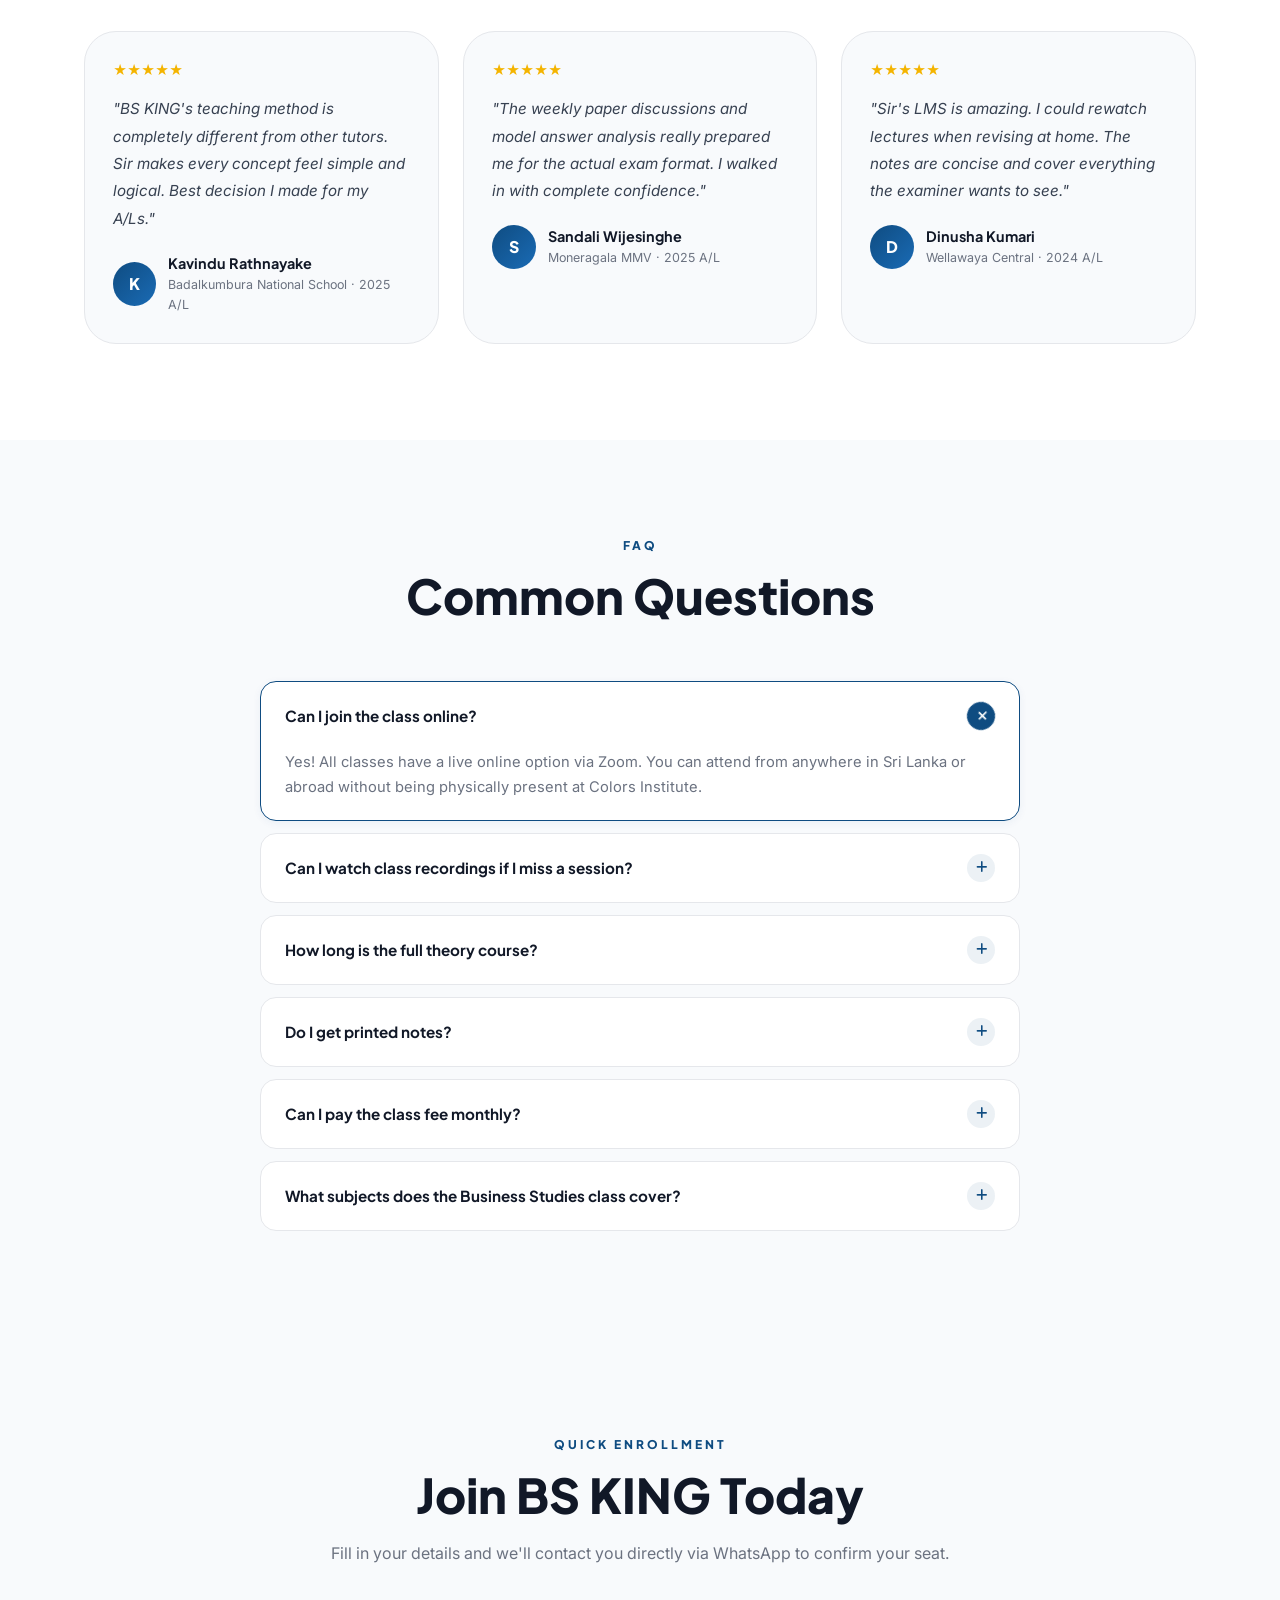
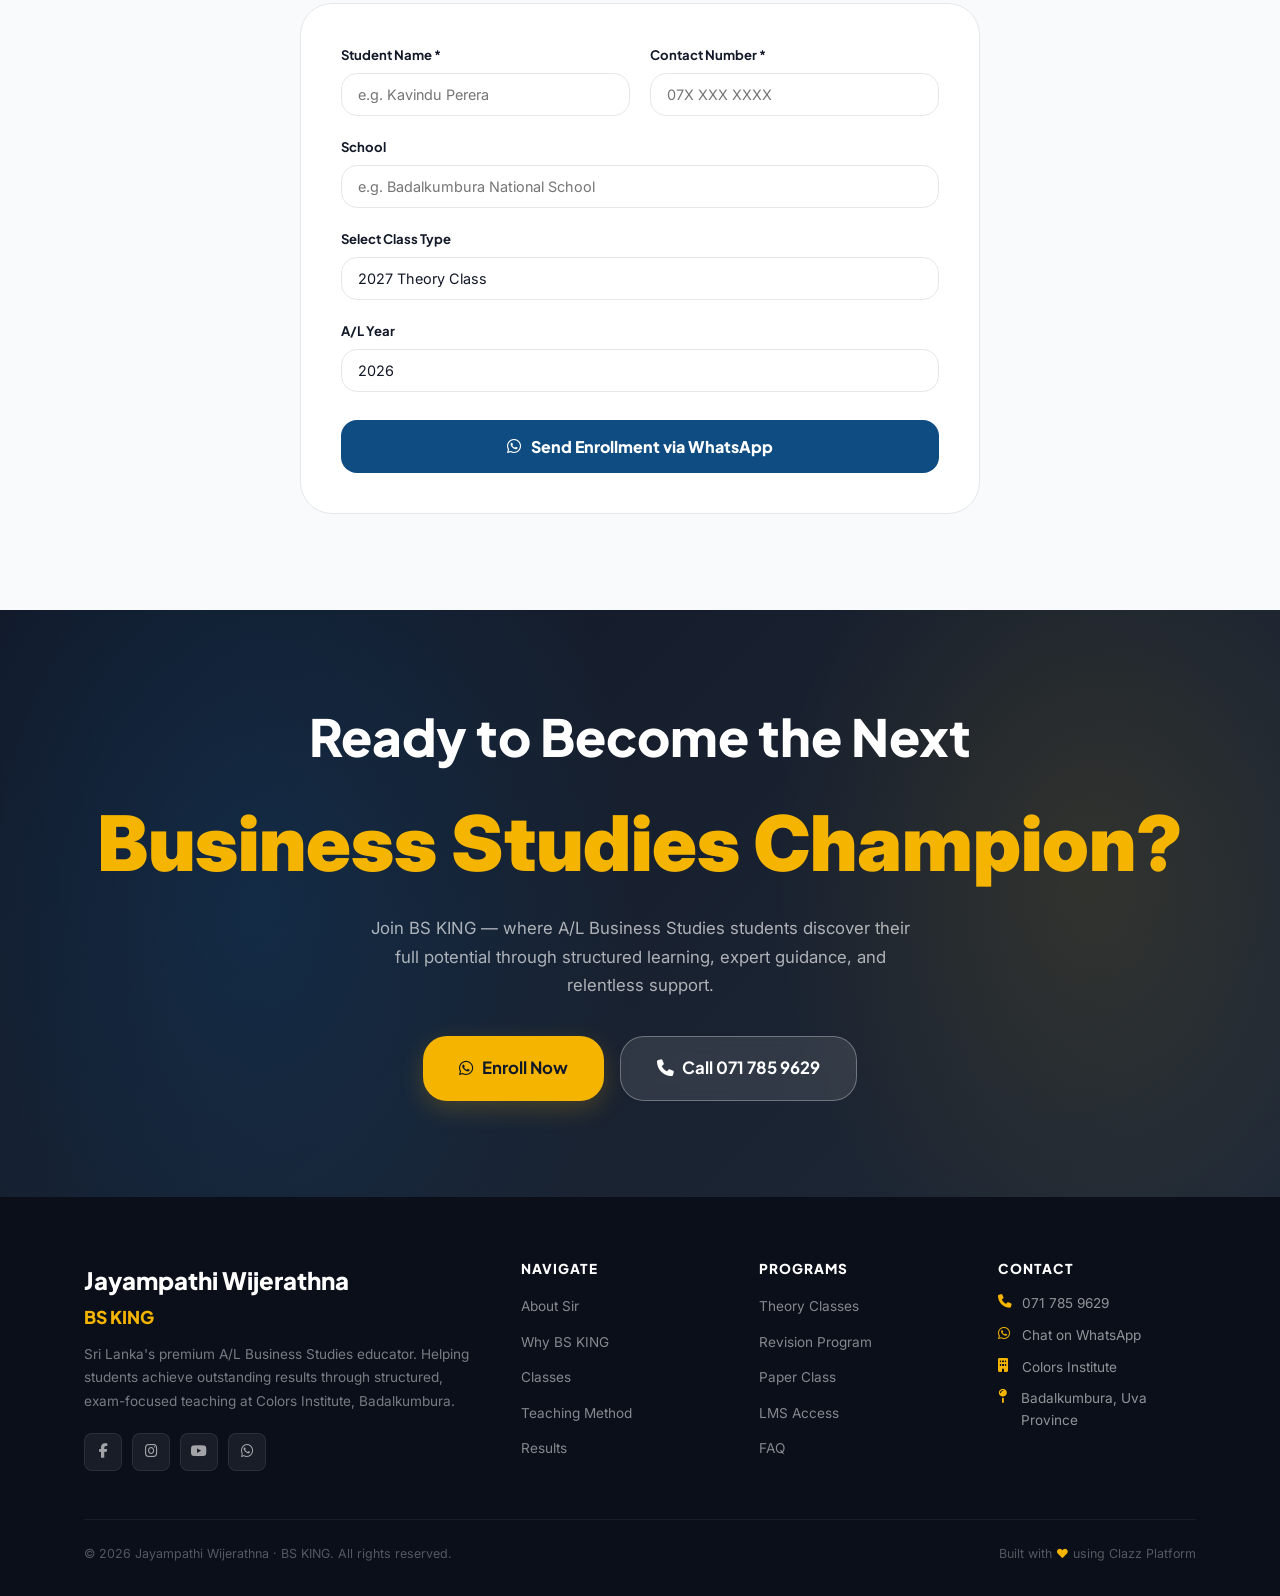
<file: jayampathi-bs-king.html>
<!DOCTYPE html>
<html lang="si">
<head>
  <meta charset="UTF-8">
  <meta name="viewport" content="width=device-width, initial-scale=1.0">
  <title>BS KING | Jayampathi Wijerathna — A/L Business Studies Lecturer</title>
  <meta name="description" content="රජෙක් වගේ ඉගෙනගන්න. Sri Lanka's premium A/L Business Studies lecturer Jayampathi Wijerathna. Theory, Revision, Paper Classes & LMS at Colors Institute, Badalkumbura.">

  <!-- Google Fonts -->
  <link rel="preconnect" href="https://fonts.googleapis.com">
  <link rel="preconnect" href="https://fonts.gstatic.com" crossorigin>
  <link href="https://fonts.googleapis.com/css2?family=Plus+Jakarta+Sans:wght@400;500;600;700;800;900&family=Inter:wght@300;400;500;600&family=Gemunu+Libre:wght@400;600;700;800&family=Noto+Serif+Sinhala:wght@400;600;700&display=swap" rel="stylesheet">

  <!-- Font Awesome -->
  <link rel="stylesheet" href="https://cdnjs.cloudflare.com/ajax/libs/font-awesome/6.5.2/css/all.min.css">

  <style>
    /* ============================================================
       RESET & VARIABLES
    ============================================================ */
    *, *::before, *::after { margin: 0; padding: 0; box-sizing: border-box; }

    :root {
      --royal-blue: #0F4C81;
      --royal-blue-light: #1a6bb5;
      --royal-blue-dark: #0a3660;
      --gold: #F4B400;
      --gold-light: #FFD43B;
      --emerald: #00A86B;
      --white: #FFFFFF;
      --bg-light: #F8FAFC;
      --dark: #111827;
      --dark-2: #1F2937;
      --text-muted: #6B7280;
      --text-body: #374151;
      --border: #E5E7EB;

      --font-head: 'Plus Jakarta Sans', sans-serif;
      --font-body: 'Inter', sans-serif;
      --font-sinhala: 'Gemunu Libre', sans-serif;
      --font-sinhala-serif: 'Noto Serif Sinhala', serif;

      --radius-sm: 8px;
      --radius: 16px;
      --radius-lg: 24px;
      --radius-xl: 32px;

      --shadow-sm: 0 2px 8px rgba(15, 76, 129, 0.06);
      --shadow: 0 8px 24px rgba(15, 76, 129, 0.1);
      --shadow-lg: 0 20px 60px rgba(15, 76, 129, 0.15);
      --shadow-gold: 0 8px 24px rgba(244, 180, 0, 0.2);

      --transition: all 0.3s cubic-bezier(0.4, 0, 0.2, 1);
    }

    html { scroll-behavior: smooth; }

    body {
      font-family: var(--font-body);
      color: var(--text-body);
      background: var(--white);
      overflow-x: hidden;
      line-height: 1.6;
    }

    .sinhala { font-family: var(--font-sinhala); }

    /* ============================================================
       TYPOGRAPHY
    ============================================================ */
    h1, h2, h3, h4, h5 {
      font-family: var(--font-head);
      line-height: 1.2;
      color: var(--dark);
    }

    /* ============================================================
       LAYOUT UTILITIES
    ============================================================ */
    .container {
      max-width: 1160px;
      margin: 0 auto;
      padding: 0 24px;
    }

    .section { padding: 96px 0; }
    .section-sm { padding: 64px 0; }

    .grid-2 {
      display: grid;
      grid-template-columns: 1fr 1fr;
      gap: 48px;
      align-items: center;
    }

    .grid-3 {
      display: grid;
      grid-template-columns: repeat(3, 1fr);
      gap: 24px;
    }

    .grid-4 {
      display: grid;
      grid-template-columns: repeat(4, 1fr);
      gap: 24px;
    }

    .flex-center {
      display: flex;
      align-items: center;
      justify-content: center;
    }

    .text-center { text-align: center; }

    /* ============================================================
       BADGE
    ============================================================ */
    .badge {
      display: inline-flex;
      align-items: center;
      gap: 6px;
      padding: 8px 16px;
      border-radius: 999px;
      font-size: 0.8rem;
      font-weight: 600;
      letter-spacing: 0.3px;
    }

    .badge-blue {
      background: rgba(15, 76, 129, 0.08);
      color: var(--royal-blue);
      border: 1px solid rgba(15, 76, 129, 0.15);
    }

    .badge-gold {
      background: rgba(244, 180, 0, 0.1);
      color: #b08000;
      border: 1px solid rgba(244, 180, 0, 0.3);
    }

    /* ============================================================
       BUTTONS
    ============================================================ */
    .btn {
      display: inline-flex;
      align-items: center;
      gap: 8px;
      padding: 14px 28px;
      border-radius: var(--radius);
      font-family: var(--font-head);
      font-weight: 700;
      font-size: 0.95rem;
      text-decoration: none;
      cursor: pointer;
      border: none;
      transition: var(--transition);
      white-space: nowrap;
    }

    .btn-primary {
      background: var(--royal-blue);
      color: white;
      box-shadow: 0 4px 16px rgba(15, 76, 129, 0.3);
    }
    .btn-primary:hover {
      background: var(--royal-blue-dark);
      transform: translateY(-2px);
      box-shadow: 0 8px 24px rgba(15, 76, 129, 0.4);
    }

    .btn-gold {
      background: var(--gold);
      color: var(--dark);
      box-shadow: var(--shadow-gold);
    }
    .btn-gold:hover {
      background: var(--gold-light);
      transform: translateY(-2px);
      box-shadow: 0 12px 32px rgba(244, 180, 0, 0.35);
    }

    .btn-outline {
      background: transparent;
      color: var(--royal-blue);
      border: 2px solid var(--royal-blue);
    }
    .btn-outline:hover {
      background: var(--royal-blue);
      color: white;
      transform: translateY(-2px);
    }

    .btn-ghost {
      background: rgba(255,255,255,0.1);
      color: white;
      border: 1.5px solid rgba(255,255,255,0.3);
      backdrop-filter: blur(8px);
    }
    .btn-ghost:hover {
      background: rgba(255,255,255,0.2);
      transform: translateY(-2px);
    }

    .btn-lg {
      padding: 18px 36px;
      font-size: 1.05rem;
      border-radius: var(--radius-lg);
    }

    /* ============================================================
       NAVBAR
    ============================================================ */
    .navbar {
      position: absolute;
      top: 40px;
      left: 0;
      right: 0;
      z-index: 999;
      padding: 0 24px;
      transition: var(--transition);
    }

    .navbar-inner {
      max-width: 1160px;
      margin: 0 auto;
      display: flex;
      align-items: center;
      justify-content: space-between;
      height: 72px;
    }

    .navbar.scrolled {
      position: fixed;
      top: 0;
      background: rgba(255, 255, 255, 0.95);
      backdrop-filter: blur(16px);
      box-shadow: 0 2px 16px rgba(0,0,0,0.06);
    }

    .nav-brand {
      display: flex;
      flex-direction: column;
    }

    .nav-brand-main {
      font-family: var(--font-head);
      font-weight: 900;
      font-size: 1.2rem;
      color: var(--white);
      line-height: 1;
      transition: var(--transition);
    }

    .navbar.scrolled .nav-brand-main { color: var(--royal-blue); }

    .nav-brand-sub {
      font-size: 0.65rem;
      color: rgba(255,255,255,0.7);
      font-weight: 500;
      letter-spacing: 1px;
      text-transform: uppercase;
      transition: var(--transition);
    }
    .navbar.scrolled .nav-brand-sub { color: var(--text-muted); }

    .nav-links {
      display: flex;
      align-items: center;
      gap: 32px;
      list-style: none;
    }

    .nav-links a {
      font-family: var(--font-head);
      font-weight: 600;
      font-size: 0.88rem;
      color: rgba(255,255,255,0.85);
      text-decoration: none;
      transition: var(--transition);
    }

    .navbar.scrolled .nav-links a { color: var(--text-body); }
    .nav-links a:hover { color: var(--gold); }
    .navbar.scrolled .nav-links a:hover { color: var(--royal-blue); }

    .nav-cta {
      background: var(--gold) !important;
      color: var(--dark) !important;
      padding: 10px 22px;
      border-radius: var(--radius);
      font-family: var(--font-head) !important;
      font-weight: 800 !important;
      font-size: 0.85rem !important;
      text-decoration: none;
      transition: var(--transition);
      display: inline-block;
    }
    .nav-cta:hover {
      background: var(--gold-light) !important;
      transform: translateY(-1px);
    }

    .mobile-menu-toggle {
      display: none;
      background: transparent;
      border: none;
      color: var(--white);
      font-size: 1.4rem;
      cursor: pointer;
      transition: var(--transition);
      z-index: 1001;
      padding: 4px 8px;
    }
    .navbar.scrolled .mobile-menu-toggle {
      color: var(--royal-blue);
    }

    /* ============================================================
       ANNOUNCEMENT BANNER
    ============================================================ */
    .announcement-bar {
      background: linear-gradient(90deg, var(--royal-blue-dark) 0%, var(--royal-blue) 100%);
      color: white;
      text-align: center;
      padding: 10px 24px;
      font-size: 0.82rem;
      font-family: var(--font-head);
      font-weight: 600;
      letter-spacing: 0.3px;
      position: relative;
      z-index: 1000;
    }

    .announcement-bar span {
      color: var(--gold);
      font-weight: 800;
    }

    /* ============================================================
       HERO SECTION
    ============================================================ */
    .hero {
      min-height: auto;
      background: linear-gradient(135deg, var(--royal-blue-dark) 0%, var(--royal-blue) 50%, #1a5c99 100%);
      position: relative;
      display: flex;
      align-items: center;
      padding-top: 0;
      overflow: hidden;
    }

    /* BG Graph/Finance pattern */
    .hero::before {
      content: '';
      position: absolute;
      inset: 0;
      background:
        radial-gradient(circle at 80% 20%, rgba(244, 180, 0, 0.08) 0%, transparent 50%),
        radial-gradient(circle at 10% 80%, rgba(0, 168, 107, 0.07) 0%, transparent 40%);
    }

    .hero-bg-canvas {
      position: absolute;
      inset: 0;
      z-index: 0;
      pointer-events: none;
    }

    .hero-content {
      position: relative;
      z-index: 2;
      width: 100%;
      padding: 90px 0 50px;
    }

    .hero-grid {
      display: grid;
      grid-template-columns: 1.1fr 0.9fr;
      gap: 64px;
      align-items: center;
    }

    .hero-badge {
      margin-bottom: 20px;
    }

    .hero-badge-pill {
      display: inline-flex;
      align-items: center;
      gap: 8px;
      background: rgba(244, 180, 0, 0.12);
      border: 1px solid rgba(244, 180, 0, 0.3);
      color: var(--gold-light);
      padding: 8px 18px;
      border-radius: 999px;
      font-size: 0.8rem;
      font-family: var(--font-head);
      font-weight: 700;
      letter-spacing: 0.5px;
    }

    .hero-brand-tag {
      font-family: var(--font-head);
      font-size: clamp(3rem, 6vw, 5rem);
      font-weight: 900;
      color: var(--gold);
      line-height: 1;
      letter-spacing: -1px;
      text-shadow: 0 4px 20px rgba(244, 180, 0, 0.3);
    }

    .hero-brand-tagline {
      font-family: var(--font-sinhala);
      font-size: 1.7rem;
      color: var(--gold);
      margin-bottom: 16px;
      font-weight: 700;
      text-shadow: 0 2px 10px rgba(244, 180, 0, 0.25);
    }

    .hero-heading {
      font-family: var(--font-head);
      font-size: clamp(1.8rem, 3.5vw, 2.8rem);
      font-weight: 800;
      color: white;
      line-height: 1.25;
      margin-bottom: 24px;
    }

    .hero-heading .name-highlight {
      color: var(--gold);
      display: block;
      font-size: clamp(2.2rem, 4.5vw, 3.5rem);
    }

    .hero-features {
      display: flex;
      flex-direction: column;
      gap: 6px;
      margin-bottom: 36px;
    }

    .hero-feature-item {
      display: flex;
      align-items: center;
      gap: 10px;
      font-family: var(--font-head);
      color: rgba(255,255,255,0.85);
      font-size: 0.9rem;
      font-weight: 500;
    }

    .hero-feature-item i {
      color: var(--gold);
      width: 16px;
    }

    .hero-stats {
      display: grid;
      grid-template-columns: repeat(4, 1fr);
      gap: 16px;
      margin-bottom: 36px;
    }

    .hero-stat {
      text-align: center;
      background: rgba(255,255,255,0.07);
      border: 1px solid rgba(255,255,255,0.1);
      border-radius: var(--radius);
      padding: 16px 8px;
      backdrop-filter: blur(8px);
    }

    .hero-stat-val {
      font-family: var(--font-head);
      font-size: 1.8rem;
      font-weight: 900;
      color: var(--gold);
      line-height: 1;
    }

    .hero-stat-label {
      font-size: 0.72rem;
      color: rgba(255,255,255,0.7);
      font-weight: 600;
      letter-spacing: 0.3px;
      margin-top: 4px;
    }

    .hero-btns {
      display: flex;
      gap: 14px;
      flex-wrap: wrap;
    }

    /* Right: Teacher Photo Frame */
    .hero-photo-wrapper {
      display: flex;
      justify-content: center;
      align-items: flex-end;
      position: relative;
    }

    .hero-photo-frame {
      position: relative;
      max-width: 460px;
      width: 100%;
    }

    .hero-photo-bg {
      position: absolute;
      bottom: -20px;
      left: 50%;
      transform: translateX(-50%);
      width: 90%;
      height: 85%;
      background: linear-gradient(135deg, rgba(244,180,0,0.15), rgba(0,168,107,0.1));
      border-radius: var(--radius-xl);
      border: 1px solid rgba(244,180,0,0.2);
      backdrop-filter: blur(8px);
    }

    .hero-photo-img {
      position: relative;
      z-index: 2;
      width: 100%;
      border-radius: var(--radius-xl);
      display: block;
      object-fit: cover;
    }

    .hero-photo-badge {
      position: absolute;
      bottom: 20px;
      left: -20px;
      background: white;
      border-radius: var(--radius);
      padding: 14px 18px;
      box-shadow: var(--shadow-lg);
      z-index: 3;
      display: flex;
      align-items: center;
      gap: 10px;
    }

    .hero-photo-badge-icon {
      width: 40px;
      height: 40px;
      background: linear-gradient(135deg, var(--royal-blue), var(--royal-blue-light));
      border-radius: 10px;
      display: flex;
      align-items: center;
      justify-content: center;
      color: white;
      font-size: 1.1rem;
    }

    .hero-photo-badge-text strong {
      display: block;
      font-family: var(--font-head);
      font-weight: 800;
      font-size: 0.9rem;
      color: var(--dark);
    }

    .hero-photo-badge-text span {
      font-size: 0.72rem;
      color: var(--text-muted);
      font-weight: 500;
    }

    /* ============================================================
       ACHIEVEMENT STRIP
    ============================================================ */
    .achievement-strip {
      background: var(--dark);
      padding: 20px 0;
      overflow: hidden;
    }

    .achievement-track {
      display: flex;
      gap: 48px;
      align-items: center;
      white-space: nowrap;
      animation: marquee 20s linear infinite;
    }

    .achievement-item {
      display: flex;
      align-items: center;
      gap: 8px;
      font-family: var(--font-head);
      font-size: 0.82rem;
      font-weight: 700;
      color: rgba(255,255,255,0.75);
      letter-spacing: 0.5px;
    }

    .achievement-item i {
      color: var(--gold);
    }

    @keyframes marquee {
      0% { transform: translateX(0); }
      100% { transform: translateX(-50%); }
    }

    /* ============================================================
       SECTION HEADER
    ============================================================ */
    .section-header {
      text-align: center;
      max-width: 640px;
      margin: 0 auto 56px;
    }

    .section-eyebrow {
      font-family: var(--font-head);
      font-size: 0.75rem;
      font-weight: 800;
      letter-spacing: 3px;
      text-transform: uppercase;
      color: var(--royal-blue);
      margin-bottom: 12px;
      display: block;
    }

    .section-title {
      font-size: clamp(2rem, 4vw, 3rem);
      font-weight: 800;
      color: var(--dark);
      margin-bottom: 16px;
    }

    .section-subtitle {
      font-size: 1rem;
      color: var(--text-muted);
      line-height: 1.7;
    }

    /* ============================================================
       ABOUT SECTION
    ============================================================ */
    .about-section {
      background: var(--bg-light);
    }

    .about-photo-frame {
      position: relative;
      max-width: 480px;
    }

    .about-photo-frame img {
      width: 100%;
      border-radius: var(--radius-xl);
      display: block;
      box-shadow: var(--shadow-lg);
    }

    .about-photo-accent {
      position: absolute;
      top: -16px;
      right: -16px;
      width: 120px;
      height: 120px;
      background: var(--gold);
      border-radius: var(--radius-lg);
      z-index: -1;
      opacity: 0.4;
    }

    .about-photo-accent-2 {
      position: absolute;
      bottom: -16px;
      left: -16px;
      width: 80px;
      height: 80px;
      background: var(--royal-blue);
      border-radius: var(--radius);
      z-index: -1;
      opacity: 0.3;
    }

    .about-content .eyebrow {
      font-family: var(--font-head);
      font-size: 0.75rem;
      font-weight: 800;
      letter-spacing: 3px;
      text-transform: uppercase;
      color: var(--royal-blue);
      margin-bottom: 12px;
    }

    .about-content h2 {
      font-size: clamp(1.8rem, 3vw, 2.6rem);
      font-weight: 800;
      margin-bottom: 8px;
    }

    .about-role {
      font-size: 1rem;
      color: var(--royal-blue);
      font-weight: 600;
      font-family: var(--font-head);
      margin-bottom: 20px;
    }

    .about-bio {
      font-size: 1rem;
      color: var(--text-body);
      line-height: 1.8;
      margin-bottom: 28px;
    }

    .qualifications {
      display: flex;
      flex-direction: column;
      gap: 10px;
      margin-bottom: 32px;
    }

    .qual-item {
      display: flex;
      align-items: center;
      gap: 12px;
      font-size: 0.9rem;
      font-weight: 600;
      color: var(--dark);
    }

    .qual-icon {
      width: 36px;
      height: 36px;
      background: rgba(15, 76, 129, 0.08);
      border-radius: 8px;
      display: flex;
      align-items: center;
      justify-content: center;
      color: var(--royal-blue);
      font-size: 0.9rem;
      flex-shrink: 0;
    }

    /* ============================================================
       REASONS GRID (Why BS KING)
    ============================================================ */
    .reasons-section {
      background: white;
    }

    .reason-card {
      background: white;
      border: 1.5px solid var(--border);
      border-radius: var(--radius-lg);
      padding: 32px 28px;
      transition: var(--transition);
      position: relative;
      overflow: hidden;
    }

    .reason-card::before {
      content: '';
      position: absolute;
      top: 0;
      left: 0;
      right: 0;
      height: 3px;
      background: linear-gradient(90deg, var(--royal-blue), var(--gold));
      transform: scaleX(0);
      transform-origin: left;
      transition: var(--transition);
    }

    .reason-card:hover {
      border-color: transparent;
      box-shadow: var(--shadow-lg);
      transform: translateY(-4px);
    }

    .reason-card:hover::before {
      transform: scaleX(1);
    }

    .reason-icon {
      width: 56px;
      height: 56px;
      background: linear-gradient(135deg, rgba(15,76,129,0.08), rgba(15,76,129,0.12));
      border-radius: var(--radius);
      display: flex;
      align-items: center;
      justify-content: center;
      font-size: 1.4rem;
      color: var(--royal-blue);
      margin-bottom: 20px;
    }

    .reason-title {
      font-family: var(--font-head);
      font-size: 1.05rem;
      font-weight: 700;
      color: var(--dark);
      margin-bottom: 8px;
    }

    .reason-desc {
      font-size: 0.88rem;
      color: var(--text-muted);
      line-height: 1.7;
    }

    /* ============================================================
       CLASS CARDS
    ============================================================ */
    .classes-section {
      background: var(--bg-light);
    }

    .class-card {
      background: white;
      border-radius: var(--radius-xl);
      overflow: hidden;
      box-shadow: var(--shadow);
      transition: var(--transition);
      position: relative;
    }

    .class-card:hover {
      transform: translateY(-6px);
      box-shadow: var(--shadow-lg);
    }

    .class-card-header {
      padding: 24px 24px 16px;
      background: linear-gradient(135deg, var(--royal-blue), var(--royal-blue-light));
      color: white;
      position: relative;
    }

    .class-card-badge {
      display: inline-flex;
      align-items: center;
      gap: 6px;
      background: rgba(255,255,255,0.15);
      border: 1px solid rgba(255,255,255,0.2);
      color: white;
      padding: 4px 12px;
      border-radius: 999px;
      font-size: 0.72rem;
      font-weight: 700;
      letter-spacing: 0.5px;
      margin-bottom: 12px;
    }

    .class-card-title {
      font-family: var(--font-head);
      font-size: 1.3rem;
      font-weight: 800;
    }

    .class-card-seats {
      position: absolute;
      top: 20px;
      right: 20px;
      background: var(--gold);
      color: var(--dark);
      font-size: 0.7rem;
      font-weight: 800;
      padding: 4px 10px;
      border-radius: 999px;
    }

    .class-card-body {
      padding: 20px 24px 24px;
    }

    .class-info-row {
      display: flex;
      align-items: flex-start;
      gap: 10px;
      font-size: 0.85rem;
      color: var(--text-muted);
      padding: 8px 0;
      border-bottom: 1px solid var(--border);
    }

    .class-info-row:last-of-type { border-bottom: none; }

    .class-info-row i {
      color: var(--royal-blue);
      width: 14px;
      margin-top: 2px;
      flex-shrink: 0;
    }

    .class-info-row strong {
      color: var(--dark);
      font-weight: 600;
    }

    .class-card-footer {
      padding: 16px 24px 24px;
    }

    .class-card-footer .btn {
      width: 100%;
      justify-content: center;
    }

    /* ============================================================
       TEACHING TIMELINE
    ============================================================ */
    .timeline-section {
      background: white;
    }

    .timeline {
      position: relative;
      max-width: 560px;
      margin: 0 auto;
    }

    .timeline::before {
      content: '';
      position: absolute;
      left: 28px;
      top: 0;
      bottom: 0;
      width: 2px;
      background: linear-gradient(to bottom, var(--royal-blue), var(--gold));
    }

    .timeline-item {
      display: flex;
      gap: 28px;
      padding: 0 0 36px 0;
      position: relative;
    }

    .timeline-dot {
      width: 56px;
      height: 56px;
      background: white;
      border: 3px solid var(--royal-blue);
      border-radius: 50%;
      display: flex;
      align-items: center;
      justify-content: center;
      font-size: 1.2rem;
      color: var(--royal-blue);
      flex-shrink: 0;
      position: relative;
      z-index: 2;
      box-shadow: 0 0 0 6px white;
      transition: var(--transition);
    }

    .timeline-item:hover .timeline-dot {
      background: var(--royal-blue);
      color: white;
      border-color: var(--royal-blue-dark);
    }

    .timeline-item:last-child .timeline-dot {
      background: var(--gold);
      border-color: var(--gold);
      color: var(--dark);
    }

    .timeline-content {
      flex: 1;
      padding-top: 12px;
    }

    .timeline-title {
      font-family: var(--font-head);
      font-size: 1.1rem;
      font-weight: 700;
      color: var(--dark);
      margin-bottom: 4px;
    }

    .timeline-desc {
      font-size: 0.88rem;
      color: var(--text-muted);
      line-height: 1.6;
    }

    /* ============================================================
       RESULTS SECTION
    ============================================================ */
    .results-section {
      background: linear-gradient(135deg, var(--royal-blue-dark), var(--royal-blue));
      color: white;
    }

    .results-section .section-eyebrow { color: var(--gold-light); }
    .results-section .section-title { color: white; }
    .results-section .section-subtitle { color: rgba(255,255,255,0.7); }

    .results-grid {
      display: grid;
      grid-template-columns: repeat(4, 1fr);
      gap: 20px;
      margin-top: 56px;
    }

    .result-card {
      background: rgba(255,255,255,0.07);
      border: 1px solid rgba(255,255,255,0.1);
      border-radius: var(--radius-lg);
      padding: 28px 20px;
      text-align: center;
      backdrop-filter: blur(8px);
      transition: var(--transition);
    }

    .result-card:hover {
      background: rgba(255,255,255,0.12);
      transform: translateY(-4px);
    }

    .result-grade {
      font-family: var(--font-head);
      font-size: 2.5rem;
      font-weight: 900;
      color: var(--gold);
      line-height: 1;
      margin-bottom: 8px;
    }

    .result-name {
      font-weight: 700;
      font-size: 0.95rem;
      color: white;
      margin-bottom: 4px;
    }

    .result-school {
      font-size: 0.78rem;
      color: rgba(255,255,255,0.6);
      margin-bottom: 12px;
    }

    .result-quote {
      font-size: 0.82rem;
      color: rgba(255,255,255,0.75);
      line-height: 1.6;
      font-style: italic;
    }

    /* ============================================================
       LMS SECTION
    ============================================================ */
    .lms-section {
      background: var(--bg-light);
      overflow: hidden;
    }

    .lms-mockup {
      position: relative;
      max-width: 520px;
    }

    .lms-mockup-screen {
      background: var(--dark);
      border-radius: var(--radius-xl);
      padding: 24px;
      box-shadow: var(--shadow-lg), 0 0 0 8px rgba(15,76,129,0.06);
    }

    .lms-screen-bar {
      display: flex;
      gap: 6px;
      margin-bottom: 20px;
    }

    .lms-screen-dot {
      width: 10px;
      height: 10px;
      border-radius: 50%;
    }

    .lms-stat-row {
      display: grid;
      grid-template-columns: 1fr 1fr 1fr;
      gap: 12px;
      margin-bottom: 16px;
    }

    .lms-stat-box {
      background: rgba(255,255,255,0.05);
      border: 1px solid rgba(255,255,255,0.08);
      border-radius: var(--radius);
      padding: 14px;
      text-align: center;
    }

    .lms-stat-box .val {
      font-family: var(--font-head);
      font-size: 1.4rem;
      font-weight: 800;
      color: var(--gold);
    }

    .lms-stat-box .label {
      font-size: 0.68rem;
      color: rgba(255,255,255,0.5);
      font-weight: 600;
    }

    .lms-lessons {
      display: flex;
      flex-direction: column;
      gap: 8px;
    }

    .lms-lesson-item {
      background: rgba(255,255,255,0.04);
      border: 1px solid rgba(255,255,255,0.06);
      border-radius: var(--radius-sm);
      padding: 12px 14px;
      display: flex;
      align-items: center;
      gap: 12px;
    }

    .lms-lesson-icon {
      width: 32px;
      height: 32px;
      border-radius: 8px;
      display: flex;
      align-items: center;
      justify-content: center;
      font-size: 0.9rem;
      flex-shrink: 0;
    }

    .lms-lesson-title {
      font-size: 0.8rem;
      font-weight: 600;
      color: rgba(255,255,255,0.85);
    }

    .lms-lesson-sub {
      font-size: 0.7rem;
      color: rgba(255,255,255,0.4);
    }

    .lms-lesson-badge {
      margin-left: auto;
      font-size: 0.65rem;
      font-weight: 700;
      padding: 3px 8px;
      border-radius: 999px;
    }

    .lms-feature-list {
      display: flex;
      flex-direction: column;
      gap: 16px;
    }

    .lms-feature {
      display: flex;
      align-items: flex-start;
      gap: 16px;
    }

    .lms-feature-icon {
      width: 48px;
      height: 48px;
      background: rgba(15, 76, 129, 0.08);
      border-radius: var(--radius);
      display: flex;
      align-items: center;
      justify-content: center;
      font-size: 1.1rem;
      color: var(--royal-blue);
      flex-shrink: 0;
    }

    .lms-feature-text strong {
      display: block;
      font-family: var(--font-head);
      font-size: 0.95rem;
      font-weight: 700;
      color: var(--dark);
      margin-bottom: 3px;
    }

    .lms-feature-text span {
      font-size: 0.85rem;
      color: var(--text-muted);
    }

    /* ============================================================
       TESTIMONIALS
    ============================================================ */
    .testimonials-section {
      background: white;
    }

    .testimonial-card {
      background: var(--bg-light);
      border: 1.5px solid var(--border);
      border-radius: var(--radius-xl);
      padding: 28px;
      transition: var(--transition);
    }

    .testimonial-card:hover {
      border-color: var(--royal-blue);
      box-shadow: var(--shadow);
      transform: translateY(-3px);
    }

    .testimonial-stars {
      color: var(--gold);
      font-size: 0.85rem;
      margin-bottom: 14px;
    }

    .testimonial-quote {
      font-size: 0.95rem;
      color: var(--text-body);
      line-height: 1.8;
      margin-bottom: 20px;
      font-style: italic;
    }

    .testimonial-author {
      display: flex;
      align-items: center;
      gap: 12px;
    }

    .testimonial-avatar {
      width: 44px;
      height: 44px;
      background: linear-gradient(135deg, var(--royal-blue), var(--royal-blue-light));
      border-radius: 50%;
      display: flex;
      align-items: center;
      justify-content: center;
      color: white;
      font-family: var(--font-head);
      font-weight: 800;
      font-size: 1rem;
    }

    .testimonial-name {
      font-family: var(--font-head);
      font-weight: 700;
      font-size: 0.9rem;
      color: var(--dark);
    }

    .testimonial-school {
      font-size: 0.78rem;
      color: var(--text-muted);
    }

    /* ============================================================
       FAQ
    ============================================================ */
    .faq-section {
      background: var(--bg-light);
    }

    .faq-item {
      background: white;
      border: 1.5px solid var(--border);
      border-radius: var(--radius);
      margin-bottom: 12px;
      overflow: hidden;
      transition: var(--transition);
    }

    .faq-item.open {
      border-color: var(--royal-blue);
      box-shadow: var(--shadow-sm);
    }

    .faq-question {
      display: flex;
      align-items: center;
      justify-content: space-between;
      padding: 20px 24px;
      cursor: pointer;
      font-family: var(--font-head);
      font-size: 0.95rem;
      font-weight: 700;
      color: var(--dark);
      user-select: none;
      gap: 16px;
    }

    .faq-icon {
      width: 28px;
      height: 28px;
      background: rgba(15,76,129,0.08);
      border-radius: 50%;
      display: flex;
      align-items: center;
      justify-content: center;
      color: var(--royal-blue);
      font-size: 0.8rem;
      flex-shrink: 0;
      transition: var(--transition);
    }

    .faq-item.open .faq-icon {
      background: var(--royal-blue);
      color: white;
      transform: rotate(45deg);
    }

    .faq-answer {
      display: none;
      padding: 0 24px 20px;
      font-size: 0.92rem;
      color: var(--text-muted);
      line-height: 1.7;
    }

    .faq-item.open .faq-answer { display: block; }

    /* ============================================================
       CTA SECTION
    ============================================================ */
    .cta-section {
      background: linear-gradient(135deg, var(--dark), var(--dark-2));
      position: relative;
      overflow: hidden;
    }

    .cta-section::before {
      content: '';
      position: absolute;
      top: -50%;
      left: -10%;
      width: 60%;
      height: 200%;
      background: radial-gradient(ellipse, rgba(15,76,129,0.3) 0%, transparent 70%);
    }

    .cta-section::after {
      content: '';
      position: absolute;
      top: -30%;
      right: -10%;
      width: 50%;
      height: 150%;
      background: radial-gradient(ellipse, rgba(244,180,0,0.1) 0%, transparent 70%);
    }

    .cta-content {
      position: relative;
      z-index: 2;
      text-align: center;
    }

    .cta-section .section-title {
      color: white;
      font-size: clamp(2.2rem, 4vw, 3.2rem);
    }

    .cta-brand {
      color: var(--gold);
      font-size: clamp(3rem, 6vw, 5rem);
      font-weight: 900;
      display: block;
      margin: 8px 0;
    }

    .cta-desc {
      color: rgba(255,255,255,0.65);
      font-size: 1.05rem;
      max-width: 540px;
      margin: 0 auto 36px;
      line-height: 1.7;
    }

    .cta-btns {
      display: flex;
      gap: 16px;
      justify-content: center;
      flex-wrap: wrap;
    }

    /* ============================================================
       FOOTER
    ============================================================ */
    footer {
      background: #0a0f1a;
      color: rgba(255,255,255,0.7);
      padding: 64px 0 32px;
    }

    .footer-grid {
      display: grid;
      grid-template-columns: 2fr 1fr 1fr 1fr;
      gap: 40px;
      margin-bottom: 48px;
    }

    .footer-brand-name {
      font-family: var(--font-head);
      font-size: 1.5rem;
      font-weight: 900;
      color: white;
      margin-bottom: 4px;
    }

    .footer-brand-tag {
      font-family: var(--font-head);
      font-size: 1.1rem;
      font-weight: 800;
      color: var(--gold);
      margin-bottom: 12px;
    }

    .footer-desc {
      font-size: 0.85rem;
      line-height: 1.7;
      color: rgba(255,255,255,0.45);
      margin-bottom: 20px;
    }

    .footer-socials {
      display: flex;
      gap: 10px;
    }

    .footer-social-btn {
      width: 38px;
      height: 38px;
      background: rgba(255,255,255,0.06);
      border: 1px solid rgba(255,255,255,0.08);
      border-radius: 8px;
      display: flex;
      align-items: center;
      justify-content: center;
      color: rgba(255,255,255,0.6);
      font-size: 0.9rem;
      text-decoration: none;
      transition: var(--transition);
    }

    .footer-social-btn:hover {
      background: var(--royal-blue);
      color: white;
      border-color: var(--royal-blue);
    }

    .footer-col h4 {
      font-family: var(--font-head);
      font-size: 0.85rem;
      font-weight: 800;
      color: white;
      letter-spacing: 1px;
      text-transform: uppercase;
      margin-bottom: 16px;
    }

    .footer-links {
      list-style: none;
      display: flex;
      flex-direction: column;
      gap: 10px;
    }

    .footer-links a {
      font-size: 0.85rem;
      color: rgba(255,255,255,0.5);
      text-decoration: none;
      transition: var(--transition);
    }

    .footer-links a:hover { color: var(--gold); }

    .footer-contact-item {
      display: flex;
      align-items: flex-start;
      gap: 10px;
      font-size: 0.85rem;
      color: rgba(255,255,255,0.55);
      margin-bottom: 10px;
    }

    .footer-contact-item i { color: var(--gold); width: 14px; margin-top: 2px; }
    .footer-contact-item a { color: rgba(255,255,255,0.55); text-decoration: none; }
    .footer-contact-item a:hover { color: var(--gold); }

    .footer-bottom {
      border-top: 1px solid rgba(255,255,255,0.06);
      padding-top: 24px;
      display: flex;
      align-items: center;
      justify-content: space-between;
      font-size: 0.78rem;
      color: rgba(255,255,255,0.3);
    }

    /* ============================================================
       FLOATING WHATSAPP BUTTON
    ============================================================ */
    .whatsapp-float {
      position: fixed;
      bottom: 28px;
      right: 28px;
      z-index: 998;
      display: flex;
      flex-direction: column;
      align-items: flex-end;
      gap: 8px;
    }

    .whatsapp-btn {
      width: 60px;
      height: 60px;
      background: #25D366;
      border-radius: 50%;
      display: flex;
      align-items: center;
      justify-content: center;
      color: white;
      font-size: 1.6rem;
      text-decoration: none;
      box-shadow: 0 8px 24px rgba(37, 211, 102, 0.4);
      transition: var(--transition);
      animation: wa-pulse 2.5s ease-in-out infinite;
    }

    .whatsapp-btn:hover {
      transform: scale(1.1);
      box-shadow: 0 12px 32px rgba(37, 211, 102, 0.55);
    }

    .whatsapp-tooltip {
      background: var(--dark);
      color: white;
      font-family: var(--font-head);
      font-size: 0.78rem;
      font-weight: 700;
      padding: 8px 14px;
      border-radius: var(--radius-sm);
      white-space: nowrap;
      opacity: 0;
      transform: translateX(8px);
      transition: var(--transition);
      pointer-events: none;
    }

    .whatsapp-float:hover .whatsapp-tooltip {
      opacity: 1;
      transform: translateX(0);
    }

    @keyframes wa-pulse {
      0%, 100% { box-shadow: 0 8px 24px rgba(37, 211, 102, 0.4); }
      50% { box-shadow: 0 8px 32px rgba(37, 211, 102, 0.65), 0 0 0 8px rgba(37,211,102,0.1); }
    }

    /* ============================================================
       ANIMATIONS
    ============================================================ */
    .reveal {
      opacity: 0;
      transform: translateY(32px);
      transition: opacity 0.65s cubic-bezier(0.16, 1, 0.3, 1), transform 0.65s cubic-bezier(0.16, 1, 0.3, 1);
    }

    .reveal.visible {
      opacity: 1;
      transform: none;
    }

    .reveal-delay-1 { transition-delay: 0.1s; }
    .reveal-delay-2 { transition-delay: 0.2s; }
    .reveal-delay-3 { transition-delay: 0.3s; }
    .reveal-delay-4 { transition-delay: 0.4s; }

    /* ============================================================
       RESPONSIVE
    ============================================================ */
    @media (max-width: 1024px) {
      .mobile-menu-toggle {
        display: block;
      }
      .nav-links {
        display: none;
        position: absolute;
        top: 100%;
        left: 0;
        right: 0;
        background: rgba(255, 255, 255, 0.98);
        backdrop-filter: blur(16px);
        flex-direction: column;
        padding: 24px;
        gap: 16px;
        border-bottom: 1.5px solid var(--border);
        box-shadow: 0 10px 25px rgba(0,0,0,0.08);
        text-align: center;
        z-index: 998;
      }
      .nav-links.active {
        display: flex;
      }
      .nav-links a {
        color: var(--text-body) !important;
        font-size: 1rem;
        display: block;
        padding: 8px 0;
      }
      .nav-links a:hover {
        color: var(--royal-blue) !important;
      }
      .hero-grid { grid-template-columns: 1fr; }
      .hero-stats { grid-template-columns: repeat(2, 1fr); }
      .grid-2 { grid-template-columns: 1fr; }
      .grid-3 { grid-template-columns: repeat(2, 1fr); }
      .grid-4 { grid-template-columns: repeat(2, 1fr); }
      .results-grid { grid-template-columns: repeat(2, 1fr); }
      .footer-grid { grid-template-columns: 1fr 1fr; }
    }

    @media (max-width: 640px) {
      .section { padding: 64px 0; }
      .grid-3 { grid-template-columns: 1fr; }
      .grid-4 { grid-template-columns: repeat(2, 1fr); }
      .results-grid { grid-template-columns: 1fr; }
      .hero-stats { grid-template-columns: repeat(2, 1fr); }
      .hero-btns { flex-direction: column; }
      .cta-btns { flex-direction: column; align-items: center; }
      .footer-grid { grid-template-columns: 1fr; }
      .footer-bottom { flex-direction: column; gap: 8px; text-align: center; }
    }
  </style>
</head>
<body>

  <!-- Announcement Bar -->
  <div class="announcement-bar">
    🎓 2027 A/L Theory Batch Now Open! &nbsp;|&nbsp;
    <span>Limited Seats Available</span> &nbsp;|&nbsp;
    Call <span>071 785 9629</span> to Register
  </div>

  <!-- Navbar -->
  <nav class="navbar" id="navbar">
    <div class="navbar-inner">
      <div class="nav-brand">
        <div class="nav-brand-main">BS KING</div>
        <div class="nav-brand-sub">Jayampathi Wijerathna</div>
      </div>
      <ul class="nav-links">
        <li><a href="#about">About</a></li>
        <li><a href="#classes">Classes</a></li>
        <li><a href="#results">Results</a></li>
        <li><a href="#lms">LMS</a></li>
        <li><a href="#faq">FAQ</a></li>
      </ul>
      <div style="display: flex; align-items: center; gap: 12px;">
        <a href="https://wa.me/94717859629" target="_blank" class="nav-cta">Enroll Now</a>
        <button class="mobile-menu-toggle" id="menuToggle" aria-label="Toggle Menu">
          <i class="fa-solid fa-bars"></i>
        </button>
      </div>
    </div>
  </nav>

  <!-- HERO -->
  <section class="hero" id="hero">
    <canvas class="hero-bg-canvas" id="heroBgCanvas"></canvas>
    <div class="hero-content">
      <div class="container">
        <div class="hero-grid">
          <!-- Left -->
          <div>
            <div class="hero-brand-tag">BS KING</div>
            <div class="hero-brand-tagline sinhala">රජෙක් වගේ ඉගෙනගන්න</div>

            <h1 class="hero-heading">
              Become a Business Studies Champion with
              <span class="name-highlight">Jayampathi Wijerathna</span>
            </h1>

            <div class="hero-features">
              <div class="hero-feature-item"><i class="fa-solid fa-check"></i> Theory Classes</div>
              <div class="hero-feature-item"><i class="fa-solid fa-check"></i> Revision Classes</div>
              <div class="hero-feature-item"><i class="fa-solid fa-check"></i> Weekly Paper Discussions</div>
              <div class="hero-feature-item"><i class="fa-solid fa-check"></i> MCQ Sessions &amp; Smart Notes</div>
              <div class="hero-feature-item"><i class="fa-solid fa-check"></i> Recorded Lessons + LMS Support</div>
              <div class="hero-feature-item"><i class="fa-solid fa-check"></i> WhatsApp Guidance</div>
            </div>

            <div class="hero-stats">
              <div class="hero-stat">
                <div class="hero-stat-val">1000+</div>
                <div class="hero-stat-label">Students</div>
              </div>
              <div class="hero-stat">
                <div class="hero-stat-val">10+</div>
                <div class="hero-stat-label">Years Experience</div>
              </div>
              <div class="hero-stat">
                <div class="hero-stat-val">Weekly</div>
                <div class="hero-stat-label">Paper Classes</div>
              </div>
              <div class="hero-stat">
                <div class="hero-stat-val">100%</div>
                <div class="hero-stat-label">Commitment</div>
              </div>
            </div>

            <div class="hero-btns">
              <a href="https://wa.me/94717859629" target="_blank" class="btn btn-gold btn-lg">
                <i class="fa-brands fa-whatsapp"></i> Enroll Now
              </a>
              <a href="#lms" class="btn btn-ghost btn-lg">
                <i class="fa-solid fa-play"></i> Watch Free Class
              </a>
            </div>
          </div>

          <!-- Right: Photo -->
          <div class="hero-photo-wrapper">
            <div class="hero-photo-frame">
              <div class="hero-photo-bg"></div>
              <img src="assets/jayampathi-sir.jpg" alt="Jayampathi Wijerathna" class="hero-photo-img" onerror="this.style.minHeight='420px';this.style.background='linear-gradient(135deg,rgba(255,255,255,0.08),rgba(255,255,255,0.02))';this.style.borderRadius='24px'">
              <div class="hero-photo-badge">
                <div class="hero-photo-badge-icon">
                  <i class="fa-solid fa-trophy"></i>
                </div>
                <div class="hero-photo-badge-text">
                  <strong>A/L Business Studies</strong>
                  <span>Colors Institute · Badalkumbura</span>
                </div>
              </div>
            </div>
          </div>
        </div>
      </div>
    </div>
  </section>

  <!-- Achievement Marquee Strip -->
  <div class="achievement-strip">
    <div class="achievement-track" id="achievementTrack">
      <div class="achievement-item"><i class="fa-solid fa-check-circle"></i> Theory Classes</div>
      <div class="achievement-item"><i class="fa-solid fa-check-circle"></i> Revision Programs</div>
      <div class="achievement-item"><i class="fa-solid fa-check-circle"></i> Weekly Paper Classes</div>
      <div class="achievement-item"><i class="fa-solid fa-check-circle"></i> LMS Access</div>
      <div class="achievement-item"><i class="fa-solid fa-check-circle"></i> WhatsApp Support</div>
      <div class="achievement-item"><i class="fa-solid fa-check-circle"></i> Printed Notes</div>
      <div class="achievement-item"><i class="fa-solid fa-check-circle"></i> MCQ Sessions</div>
      <div class="achievement-item"><i class="fa-solid fa-check-circle"></i> Model Papers</div>
      <!-- Duplicate for seamless loop -->
      <div class="achievement-item"><i class="fa-solid fa-check-circle"></i> Theory Classes</div>
      <div class="achievement-item"><i class="fa-solid fa-check-circle"></i> Revision Programs</div>
      <div class="achievement-item"><i class="fa-solid fa-check-circle"></i> Weekly Paper Classes</div>
      <div class="achievement-item"><i class="fa-solid fa-check-circle"></i> LMS Access</div>
      <div class="achievement-item"><i class="fa-solid fa-check-circle"></i> WhatsApp Support</div>
      <div class="achievement-item"><i class="fa-solid fa-check-circle"></i> Printed Notes</div>
      <div class="achievement-item"><i class="fa-solid fa-check-circle"></i> MCQ Sessions</div>
      <div class="achievement-item"><i class="fa-solid fa-check-circle"></i> Model Papers</div>
    </div>
  </div>

  <!-- ABOUT -->
  <section class="section about-section" id="about">
    <div class="container">
      <div class="grid-2">
        <div class="about-photo-frame reveal">
          <div class="about-photo-accent"></div>
          <div class="about-photo-accent-2"></div>
          <img src="assets/jayampathi-sir.jpg" alt="Jayampathi Wijerathna" onerror="this.style.minHeight='480px';this.style.background='linear-gradient(135deg,#0F4C81,#1a6bb5)';this.style.borderRadius='24px'">
        </div>
        <div class="about-content reveal reveal-delay-2">
          <div class="eyebrow">About the Lecturer</div>
          <h2>Meet Your Business Studies Mentor</h2>
          <div class="about-role">Jayampathi Wijerathna — Business Studies Lecturer</div>
          <p class="about-bio">
            Helping A/L students master Business Studies through structured learning, practical examples,
            and exam-focused strategies. With over 10 years of experience, Sir's methodology transforms
            complex theories into clear, applicable concepts that students truly understand.
          </p>
          <div class="qualifications">
            <div class="qual-item">
              <div class="qual-icon"><i class="fa-solid fa-graduation-cap"></i></div>
              BSc (Hons) — Business Management
            </div>
            <div class="qual-item">
              <div class="qual-icon"><i class="fa-solid fa-certificate"></i></div>
              MGTSP — Management Studies Professional
            </div>
            <div class="qual-item">
              <div class="qual-icon"><i class="fa-solid fa-award"></i></div>
              Diploma in Marketing — University of Sri Jayewardenepura
            </div>
            <div class="qual-item">
              <div class="qual-icon"><i class="fa-solid fa-building"></i></div>
              Colors Institute, Badalkumbura
            </div>
          </div>
          <div style="display: flex; gap: 14px; flex-wrap: wrap;">
            <a href="https://wa.me/94717859629" target="_blank" class="btn btn-primary">
              <i class="fa-brands fa-whatsapp"></i> Chat on WhatsApp
            </a>
            <a href="tel:+94717859629" class="btn btn-outline">
              <i class="fa-solid fa-phone"></i> 071 785 9629
            </a>
          </div>
        </div>
      </div>
    </div>
  </section>

  <!-- WHY BS KING -->
  <section class="section reasons-section" id="why">
    <div class="container">
      <div class="section-header reveal">
        <span class="section-eyebrow">Why Students Choose</span>
        <h2 class="section-title">Why BS KING?</h2>
        <p class="section-subtitle sinhala">ශිෂ්‍යයන් 1000+ක් විශ්වාස කරන ශ්‍රී ලංකාවේ ප්‍රමුඛ A/L ව්‍යාපාර අධ්‍යයන දේශකයා.</p>
      </div>
      <div class="grid-3">
        <div class="reason-card reveal reveal-delay-1">
          <div class="reason-icon"><i class="fa-solid fa-chalkboard-user"></i></div>
          <div class="reason-title">Experienced Lecturer</div>
          <p class="reason-desc">Over 10 years of specialized A/L Business Studies teaching. Deep understanding of syllabus patterns and examiner expectations.</p>
        </div>
        <div class="reason-card reveal reveal-delay-2">
          <div class="reason-icon"><i class="fa-solid fa-lightbulb"></i></div>
          <div class="reason-title">Smart Learning Methods</div>
          <p class="reason-desc">Concepts explained through real-world business examples, mind maps, and memory techniques that make theory stick.</p>
        </div>
        <div class="reason-card reveal reveal-delay-3">
          <div class="reason-icon"><i class="fa-solid fa-bullseye"></i></div>
          <div class="reason-title">Exam-Focused Teaching</div>
          <p class="reason-desc">Every session is geared toward maximizing your A/L score — covering marking schemes, answer structures, and past paper strategies.</p>
        </div>
        <div class="reason-card reveal reveal-delay-1">
          <div class="reason-icon"><i class="fa-solid fa-scroll"></i></div>
          <div class="reason-title">Weekly Paper Classes</div>
          <p class="reason-desc">Structured weekly paper discussions with detailed model answers. Continuous practice ensures confidence on exam day.</p>
        </div>
        <div class="reason-card reveal reveal-delay-2">
          <div class="reason-icon"><i class="fa-solid fa-rotate"></i></div>
          <div class="reason-title">Revision Programs</div>
          <p class="reason-desc">Comprehensive revision sessions covering all syllabus units with condensed notes and focused review strategies.</p>
        </div>
        <div class="reason-card reveal reveal-delay-3">
          <div class="reason-icon"><i class="fa-solid fa-laptop"></i></div>
          <div class="reason-title">LMS Portal Support</div>
          <p class="reason-desc">Full access to recorded lessons, uploaded notes, MCQ banks, and progress analytics through our dedicated learning platform.</p>
        </div>
      </div>
    </div>
  </section>

  <!-- CLASSES -->
  <section class="section classes-section" id="classes">
    <div class="container">
      <div class="section-header reveal">
        <span class="section-eyebrow">Enrollment</span>
        <h2 class="section-title">Available Classes</h2>
        <p class="section-subtitle">Choose the class type that best fits your learning goals and schedule.</p>
      </div>
      <div class="grid-3">
        <!-- Theory -->
        <div class="class-card reveal reveal-delay-1">
          <div class="class-card-header">
            <div class="class-card-badge"><i class="fa-solid fa-book-open"></i> 2027 Batch</div>
            <div class="class-card-seats">12 Seats Left</div>
            <div class="class-card-title">Theory Class</div>
          </div>
          <div class="class-card-body">
            <div class="class-info-row">
              <i class="fa-solid fa-calendar"></i>
              <div><strong>Starting:</strong> August 2026</div>
            </div>
            <div class="class-info-row">
              <i class="fa-solid fa-map-pin"></i>
              <div><strong>Location:</strong> Colors Institute, Badalkumbura</div>
            </div>
            <div class="class-info-row">
              <i class="fa-solid fa-clock"></i>
              <div><strong>Schedule:</strong> Saturday 9:00 AM – 12:00 PM</div>
            </div>
            <div class="class-info-row">
              <i class="fa-solid fa-wifi"></i>
              <div><strong>Mode:</strong> Physical + Online Zoom</div>
            </div>
          </div>
          <div class="class-card-footer">
            <a href="https://wa.me/94717859629?text=I%20want%20to%20enroll%20in%20Theory%20Class" target="_blank" class="btn btn-primary">
              Enroll Now <i class="fa-solid fa-arrow-right"></i>
            </a>
          </div>
        </div>
        <!-- Revision -->
        <div class="class-card reveal reveal-delay-2">
          <div class="class-card-header" style="background: linear-gradient(135deg, #1e7a5a, #00A86B);">
            <div class="class-card-badge"><i class="fa-solid fa-rotate"></i> Revision</div>
            <div class="class-card-seats">8 Seats Left</div>
            <div class="class-card-title">Revision Program</div>
          </div>
          <div class="class-card-body">
            <div class="class-info-row">
              <i class="fa-solid fa-calendar"></i>
              <div><strong>Starting:</strong> Monthly Intake</div>
            </div>
            <div class="class-info-row">
              <i class="fa-solid fa-map-pin"></i>
              <div><strong>Location:</strong> Colors Institute, Badalkumbura</div>
            </div>
            <div class="class-info-row">
              <i class="fa-solid fa-clock"></i>
              <div><strong>Schedule:</strong> Sunday 2:00 PM – 5:00 PM</div>
            </div>
            <div class="class-info-row">
              <i class="fa-solid fa-wifi"></i>
              <div><strong>Mode:</strong> Physical + Recorded</div>
            </div>
          </div>
          <div class="class-card-footer">
            <a href="https://wa.me/94717859629?text=I%20want%20to%20join%20the%20Revision%20Program" target="_blank" class="btn btn-primary" style="background: var(--emerald);">
              Enroll Now <i class="fa-solid fa-arrow-right"></i>
            </a>
          </div>
        </div>
        <!-- Paper Class -->
        <div class="class-card reveal reveal-delay-3">
          <div class="class-card-header" style="background: linear-gradient(135deg, #92620a, #c98b1a);">
            <div class="class-card-badge"><i class="fa-solid fa-scroll"></i> Paper Class</div>
            <div class="class-card-seats">Ongoing</div>
            <div class="class-card-title">Weekly Paper Class</div>
          </div>
          <div class="class-card-body">
            <div class="class-info-row">
              <i class="fa-solid fa-calendar"></i>
              <div><strong>Frequency:</strong> Every Week</div>
            </div>
            <div class="class-info-row">
              <i class="fa-solid fa-map-pin"></i>
              <div><strong>Location:</strong> Colors Institute, Badalkumbura</div>
            </div>
            <div class="class-info-row">
              <i class="fa-solid fa-clock"></i>
              <div><strong>Schedule:</strong> Friday 4:00 PM – 6:30 PM</div>
            </div>
            <div class="class-info-row">
              <i class="fa-solid fa-file-alt"></i>
              <div><strong>Includes:</strong> Model Answers + MCQs</div>
            </div>
          </div>
          <div class="class-card-footer">
            <a href="https://wa.me/94717859629?text=I%20want%20to%20join%20the%20Paper%20Class" target="_blank" class="btn btn-primary" style="background: #92620a;">
              Enroll Now <i class="fa-solid fa-arrow-right"></i>
            </a>
          </div>
        </div>
      </div>
    </div>
  </section>

  <!-- TEACHING TIMELINE -->
  <section class="section timeline-section" id="method">
    <div class="container">
      <div class="grid-2" style="align-items: flex-start; gap: 80px;">
        <div class="reveal">
          <span class="section-eyebrow">Learning Path</span>
          <h2 class="section-title" style="text-align: left; margin-bottom: 16px;">The BS KING Teaching Method</h2>
          <p class="section-subtitle" style="text-align: left; margin-bottom: 40px;">A proven step-by-step journey from first concepts to A-grade performance.</p>

          <div class="timeline">
            <div class="timeline-item">
              <div class="timeline-dot"><i class="fa-solid fa-book"></i></div>
              <div class="timeline-content">
                <div class="timeline-title">Theory Lessons</div>
                <p class="timeline-desc">Deep concept breakdown with real business examples and visual aids. Every unit structured for clarity.</p>
              </div>
            </div>
            <div class="timeline-item">
              <div class="timeline-dot"><i class="fa-solid fa-note-sticky"></i></div>
              <div class="timeline-content">
                <div class="timeline-title">Smart Notes</div>
                <p class="timeline-desc">Concise, exam-ready printed notes summarizing every syllabus unit. Ideal for fast revision.</p>
              </div>
            </div>
            <div class="timeline-item">
              <div class="timeline-dot"><i class="fa-solid fa-circle-question"></i></div>
              <div class="timeline-content">
                <div class="timeline-title">Weekly MCQs</div>
                <p class="timeline-desc">Multiple choice question sessions after each topic to test understanding and exam readiness.</p>
              </div>
            </div>
            <div class="timeline-item">
              <div class="timeline-dot"><i class="fa-solid fa-file-lines"></i></div>
              <div class="timeline-content">
                <div class="timeline-title">Past Papers</div>
                <p class="timeline-desc">Comprehensive coverage of all A/L past papers with marking scheme analysis.</p>
              </div>
            </div>
            <div class="timeline-item">
              <div class="timeline-dot"><i class="fa-solid fa-comments"></i></div>
              <div class="timeline-content">
                <div class="timeline-title">Paper Discussions</div>
                <p class="timeline-desc">Weekly group discussions on exam papers — structure, time management, and high-mark answers.</p>
              </div>
            </div>
            <div class="timeline-item">
              <div class="timeline-dot"><i class="fa-solid fa-trophy"></i></div>
              <div class="timeline-content">
                <div class="timeline-title">A Grade Result</div>
                <p class="timeline-desc">Students who follow the full program consistently achieve outstanding A/L Business Studies results.</p>
              </div>
            </div>
          </div>
        </div>

        <!-- Right side decorative stat card -->
        <div class="reveal reveal-delay-2" style="display: flex; flex-direction: column; gap: 20px; position: sticky; top: 100px;">
          <div style="background: linear-gradient(135deg, var(--royal-blue), var(--royal-blue-light)); border-radius: var(--radius-xl); padding: 36px 32px; color: white; text-align: center;">
            <div style="font-size: 4rem; font-weight: 900; font-family: var(--font-head); color: var(--gold); line-height: 1;">10+</div>
            <div style="font-size: 1.1rem; font-weight: 600; margin-top: 8px;">Years of Teaching</div>
            <div style="font-size: 0.85rem; color: rgba(255,255,255,0.65); margin-top: 4px;">Shaping Business Champions</div>
          </div>
          <div style="background: var(--bg-light); border: 1.5px solid var(--border); border-radius: var(--radius-xl); padding: 28px; text-align: center;">
            <div style="font-size: 3.2rem; font-weight: 900; font-family: var(--font-head); color: var(--royal-blue); line-height: 1;">1000+</div>
            <div style="font-size: 1rem; font-weight: 600; color: var(--dark); margin-top: 8px;">Students Taught</div>
            <div style="font-size: 0.85rem; color: var(--text-muted); margin-top: 4px;">Across Badalkumbura & Online</div>
          </div>
          <div style="background: var(--gold); border-radius: var(--radius-xl); padding: 24px 28px; text-align: center;">
            <div style="font-size: 2.4rem; font-weight: 900; font-family: var(--font-head); color: var(--dark); line-height: 1;">A</div>
            <div style="font-size: 0.95rem; font-weight: 700; color: var(--dark); margin-top: 6px;">Grade Achievement</div>
            <div style="font-size: 0.8rem; color: rgba(0,0,0,0.55); margin-top: 2px;">The BS KING Promise</div>
          </div>
        </div>
      </div>
    </div>
  </section>

  <!-- RESULTS -->
  <section class="section results-section" id="results">
    <div class="container">
      <div class="section-header reveal">
        <span class="section-eyebrow">Student Success</span>
        <h2 class="section-title">Our Champions</h2>
        <p class="section-subtitle">Real students. Real results. Proven by the BS KING method.</p>
      </div>
      <div class="results-grid">
        <div class="result-card reveal reveal-delay-1">
          <div class="result-grade">A</div>
          <div class="result-name">Chamara Kumara</div>
          <div class="result-school">Badalkumbura National School</div>
          <p class="result-quote">"Sir's paper class strategy was the key. I understood exactly how to structure answers for maximum marks."</p>
        </div>
        <div class="result-card reveal reveal-delay-2">
          <div class="result-grade">A</div>
          <div class="result-name">Nilakshi Perera</div>
          <div class="result-school">Moneragala MMV</div>
          <p class="result-quote">"The LMS portal let me revise from home whenever I needed. Sir's notes are the best I've seen."</p>
        </div>
        <div class="result-card reveal reveal-delay-3">
          <div class="result-grade">A</div>
          <div class="result-name">Randika Silva</div>
          <div class="result-school">Wellawaya Central College</div>
          <p class="result-quote">"MCQ sessions and weekly discussions gave me the confidence to walk into the exam knowing I was ready."</p>
        </div>
        <div class="result-card reveal reveal-delay-4">
          <div class="result-grade">A</div>
          <div class="result-name">Hasini Weerasinghe</div>
          <div class="result-school">Buttala Madya Maha Vidyalaya</div>
          <p class="result-quote">"Sir explains every concept from scratch. Even complex accounting topics became easy with his examples."</p>
        </div>
      </div>
    </div>
  </section>

  <!-- LMS SECTION -->
  <section class="section lms-section" id="lms">
    <div class="container">
      <div class="grid-2" style="gap: 72px;">
        <div class="lms-mockup reveal">
          <div class="lms-mockup-screen">
            <div class="lms-screen-bar">
              <div class="lms-screen-dot" style="background:#ff5f57"></div>
              <div class="lms-screen-dot" style="background:#febc2e"></div>
              <div class="lms-screen-dot" style="background:#28c840"></div>
            </div>

            <div style="font-family: var(--font-head); font-size: 0.8rem; color: rgba(255,255,255,0.4); font-weight: 600; letter-spacing: 1px; margin-bottom: 14px; text-transform: uppercase;">BS KING LMS Dashboard</div>

            <div class="lms-stat-row">
              <div class="lms-stat-box">
                <div class="val">48</div>
                <div class="label">Lessons</div>
              </div>
              <div class="lms-stat-box">
                <div class="val">120</div>
                <div class="label">MCQs</div>
              </div>
              <div class="lms-stat-box">
                <div class="val">85%</div>
                <div class="label">Progress</div>
              </div>
            </div>

            <div class="lms-lessons">
              <div class="lms-lesson-item">
                <div class="lms-lesson-icon" style="background:rgba(15,76,129,0.3)"><i class="fa-solid fa-play" style="color:#60a5fa; font-size: 0.75rem;"></i></div>
                <div>
                  <div class="lms-lesson-title">Introduction to Business</div>
                  <div class="lms-lesson-sub">48 min · Unit 1</div>
                </div>
                <div class="lms-lesson-badge" style="background: rgba(0,168,107,0.2); color: #34d399;">✓ Done</div>
              </div>
              <div class="lms-lesson-item">
                <div class="lms-lesson-icon" style="background:rgba(244,180,0,0.15)"><i class="fa-solid fa-play" style="color:#fbbf24; font-size: 0.75rem;"></i></div>
                <div>
                  <div class="lms-lesson-title">Forms of Business Organization</div>
                  <div class="lms-lesson-sub">56 min · Unit 2</div>
                </div>
                <div class="lms-lesson-badge" style="background: rgba(244,180,0,0.15); color: #fbbf24;">▶ Next</div>
              </div>
              <div class="lms-lesson-item">
                <div class="lms-lesson-icon" style="background:rgba(255,255,255,0.04)"><i class="fa-solid fa-lock" style="color:rgba(255,255,255,0.3); font-size: 0.75rem;"></i></div>
                <div>
                  <div class="lms-lesson-title">Marketing Fundamentals</div>
                  <div class="lms-lesson-sub">62 min · Unit 4</div>
                </div>
                <div class="lms-lesson-badge" style="background: rgba(255,255,255,0.06); color: rgba(255,255,255,0.35);">Locked</div>
              </div>
            </div>
          </div>
        </div>

        <div class="reveal reveal-delay-2">
          <span class="section-eyebrow">Digital Learning</span>
          <h2 class="section-title" style="text-align: left; margin-bottom: 16px;">Full LMS Support</h2>
          <p style="font-size: 1rem; color: var(--text-muted); line-height: 1.7; margin-bottom: 36px;">Access all your learning materials anytime, anywhere through the BS KING digital platform — designed to maximize your revision efficiency.</p>

          <div class="lms-feature-list">
            <div class="lms-feature">
              <div class="lms-feature-icon"><i class="fa-solid fa-video"></i></div>
              <div class="lms-feature-text">
                <strong>Recorded Lessons</strong>
                <span>Full video recordings of every class session. Rewatch as many times as needed.</span>
              </div>
            </div>
            <div class="lms-feature">
              <div class="lms-feature-icon"><i class="fa-solid fa-circle-question"></i></div>
              <div class="lms-feature-text">
                <strong>MCQ Practice Bank</strong>
                <span>Hundreds of Business Studies MCQs organized by topic and difficulty.</span>
              </div>
            </div>
            <div class="lms-feature">
              <div class="lms-feature-icon"><i class="fa-solid fa-file-pdf"></i></div>
              <div class="lms-feature-text">
                <strong>Notes & Assignments</strong>
                <span>Downloadable smart notes, past papers, and model answer sheets.</span>
              </div>
            </div>
            <div class="lms-feature">
              <div class="lms-feature-icon"><i class="fa-solid fa-chart-line"></i></div>
              <div class="lms-feature-text">
                <strong>Progress Analytics</strong>
                <span>Track your completion rate, quiz scores, and revision milestones.</span>
              </div>
            </div>
          </div>

          <div style="margin-top: 36px;">
            <a href="https://wa.me/94717859629?text=I%20want%20LMS%20access" target="_blank" class="btn btn-primary">
              <i class="fa-solid fa-arrow-right"></i> Get LMS Access
            </a>
          </div>
        </div>
      </div>
    </div>
  </section>

  <!-- TESTIMONIALS -->
  <section class="section testimonials-section" id="testimonials">
    <div class="container">
      <div class="section-header reveal">
        <span class="section-eyebrow">Student Reviews</span>
        <h2 class="section-title">What Our Champions Say</h2>
        <p class="section-subtitle">Hear from students who achieved their business studies goals with BS KING.</p>
      </div>
      <div class="grid-3">
        <div class="testimonial-card reveal reveal-delay-1">
          <div class="testimonial-stars">★★★★★</div>
          <p class="testimonial-quote">"BS KING's teaching method is completely different from other tutors. Sir makes every concept feel simple and logical. Best decision I made for my A/Ls."</p>
          <div class="testimonial-author">
            <div class="testimonial-avatar">K</div>
            <div>
              <div class="testimonial-name">Kavindu Rathnayake</div>
              <div class="testimonial-school">Badalkumbura National School · 2025 A/L</div>
            </div>
          </div>
        </div>
        <div class="testimonial-card reveal reveal-delay-2">
          <div class="testimonial-stars">★★★★★</div>
          <p class="testimonial-quote">"The weekly paper discussions and model answer analysis really prepared me for the actual exam format. I walked in with complete confidence."</p>
          <div class="testimonial-author">
            <div class="testimonial-avatar">S</div>
            <div>
              <div class="testimonial-name">Sandali Wijesinghe</div>
              <div class="testimonial-school">Moneragala MMV · 2025 A/L</div>
            </div>
          </div>
        </div>
        <div class="testimonial-card reveal reveal-delay-3">
          <div class="testimonial-stars">★★★★★</div>
          <p class="testimonial-quote">"Sir's LMS is amazing. I could rewatch lectures when revising at home. The notes are concise and cover everything the examiner wants to see."</p>
          <div class="testimonial-author">
            <div class="testimonial-avatar">D</div>
            <div>
              <div class="testimonial-name">Dinusha Kumari</div>
              <div class="testimonial-school">Wellawaya Central · 2024 A/L</div>
            </div>
          </div>
        </div>
      </div>
    </div>
  </section>

  <!-- FAQ -->
  <section class="section faq-section" id="faq">
    <div class="container">
      <div style="max-width: 760px; margin: 0 auto;">
        <div class="section-header reveal">
          <span class="section-eyebrow">FAQ</span>
          <h2 class="section-title">Common Questions</h2>
        </div>
        <div id="faqList">
          <div class="faq-item open">
            <div class="faq-question" onclick="toggleFAQ(this)">
              Can I join the class online?
              <div class="faq-icon"><i class="fa-solid fa-plus"></i></div>
            </div>
            <div class="faq-answer">Yes! All classes have a live online option via Zoom. You can attend from anywhere in Sri Lanka or abroad without being physically present at Colors Institute.</div>
          </div>
          <div class="faq-item">
            <div class="faq-question" onclick="toggleFAQ(this)">
              Can I watch class recordings if I miss a session?
              <div class="faq-icon"><i class="fa-solid fa-plus"></i></div>
            </div>
            <div class="faq-answer">Absolutely. All sessions are recorded and uploaded to the BS KING LMS portal within 24 hours. You can rewatch them unlimited times throughout the year.</div>
          </div>
          <div class="faq-item">
            <div class="faq-question" onclick="toggleFAQ(this)">
              How long is the full theory course?
              <div class="faq-icon"><i class="fa-solid fa-plus"></i></div>
            </div>
            <div class="faq-answer">The full theory program runs approximately 12 months, covering all syllabus units in depth. Revision and paper class programs are available as separate short-term modules.</div>
          </div>
          <div class="faq-item">
            <div class="faq-question" onclick="toggleFAQ(this)">
              Do I get printed notes?
              <div class="faq-icon"><i class="fa-solid fa-plus"></i></div>
            </div>
            <div class="faq-answer">Yes. All enrolled students receive comprehensive printed smart notes for each unit. Digital versions are also available on the LMS for download and mobile access.</div>
          </div>
          <div class="faq-item">
            <div class="faq-question" onclick="toggleFAQ(this)">
              Can I pay the class fee monthly?
              <div class="faq-icon"><i class="fa-solid fa-plus"></i></div>
            </div>
            <div class="faq-answer">Yes, monthly payment plans are available. Please contact Sir via WhatsApp on 071 785 9629 to discuss your enrollment and payment schedule.</div>
          </div>
          <div class="faq-item">
            <div class="faq-question" onclick="toggleFAQ(this)">
              What subjects does the Business Studies class cover?
              <div class="faq-icon"><i class="fa-solid fa-plus"></i></div>
            </div>
            <div class="faq-answer">The class covers the complete A/L Business Studies syllabus including business concepts, management principles, marketing, finance, accounting fundamentals, and the external business environment.</div>
          </div>
        </div>
      </div>
    </div>
  </section>

  <!-- ENROLL FORM -->
  <section class="section" style="background: var(--bg-light);" id="register">
    <div class="container">
      <div style="max-width: 680px; margin: 0 auto; text-align: center;">
        <div class="section-header reveal" style="margin-bottom: 36px;">
          <span class="section-eyebrow">Quick Enrollment</span>
          <h2 class="section-title">Join BS KING Today</h2>
          <p class="section-subtitle">Fill in your details and we'll contact you directly via WhatsApp to confirm your seat.</p>
        </div>
        <form id="enrollForm" style="background: white; border: 1.5px solid var(--border); border-radius: var(--radius-xl); padding: 40px; text-align: left;" class="reveal">
          <div class="grid-2" style="gap: 20px; margin-bottom: 20px;">
            <div>
              <label style="font-family: var(--font-head); font-size: 0.82rem; font-weight: 700; color: var(--dark); display: block; margin-bottom: 8px;">Student Name *</label>
              <input type="text" id="eName" placeholder="e.g. Kavindu Perera" required style="width: 100%; padding: 12px 16px; border: 1.5px solid var(--border); border-radius: var(--radius); font-family: var(--font-body); font-size: 0.9rem; color: var(--dark); outline: none; transition: var(--transition);" onfocus="this.style.borderColor='var(--royal-blue)'" onblur="this.style.borderColor='var(--border)'">
            </div>
            <div>
              <label style="font-family: var(--font-head); font-size: 0.82rem; font-weight: 700; color: var(--dark); display: block; margin-bottom: 8px;">Contact Number *</label>
              <input type="tel" id="ePhone" placeholder="07X XXX XXXX" required style="width: 100%; padding: 12px 16px; border: 1.5px solid var(--border); border-radius: var(--radius); font-family: var(--font-body); font-size: 0.9rem; color: var(--dark); outline: none; transition: var(--transition);" onfocus="this.style.borderColor='var(--royal-blue)'" onblur="this.style.borderColor='var(--border)'">
            </div>
          </div>
          <div style="margin-bottom: 20px;">
            <label style="font-family: var(--font-head); font-size: 0.82rem; font-weight: 700; color: var(--dark); display: block; margin-bottom: 8px;">School</label>
            <input type="text" id="eSchool" placeholder="e.g. Badalkumbura National School" style="width: 100%; padding: 12px 16px; border: 1.5px solid var(--border); border-radius: var(--radius); font-family: var(--font-body); font-size: 0.9rem; color: var(--dark); outline: none; transition: var(--transition);" onfocus="this.style.borderColor='var(--royal-blue)'" onblur="this.style.borderColor='var(--border)'">
          </div>
          <div style="margin-bottom: 20px;">
            <label style="font-family: var(--font-head); font-size: 0.82rem; font-weight: 700; color: var(--dark); display: block; margin-bottom: 8px;">Select Class Type</label>
            <select id="eClass" style="width: 100%; padding: 12px 16px; border: 1.5px solid var(--border); border-radius: var(--radius); font-family: var(--font-body); font-size: 0.9rem; color: var(--dark); outline: none; background: white; cursor: pointer; appearance: none;">
              <option>2027 Theory Class</option>
              <option>Revision Program</option>
              <option>Weekly Paper Class</option>
              <option>Online Batch</option>
            </select>
          </div>
          <div style="margin-bottom: 28px;">
            <label style="font-family: var(--font-head); font-size: 0.82rem; font-weight: 700; color: var(--dark); display: block; margin-bottom: 8px;">A/L Year</label>
            <select id="eYear" style="width: 100%; padding: 12px 16px; border: 1.5px solid var(--border); border-radius: var(--radius); font-family: var(--font-body); font-size: 0.9rem; color: var(--dark); outline: none; background: white; cursor: pointer; appearance: none;">
              <option>2026</option>
              <option>2027</option>
              <option>2028</option>
            </select>
          </div>
          <button type="button" onclick="submitEnrollment()" style="width: 100%; padding: 16px; background: var(--royal-blue); color: white; border: none; border-radius: var(--radius); font-family: var(--font-head); font-size: 1rem; font-weight: 800; cursor: pointer; display: flex; align-items: center; justify-content: center; gap: 10px; transition: var(--transition);" onmouseover="this.style.background='var(--royal-blue-dark)'" onmouseout="this.style.background='var(--royal-blue)'">
            <i class="fa-brands fa-whatsapp"></i> Send Enrollment via WhatsApp
          </button>
        </form>
      </div>
    </div>
  </section>

  <!-- FINAL CTA -->
  <section class="section cta-section" id="cta">
    <div class="container">
      <div class="cta-content">
        <h2 class="section-title">Ready to Become the Next</h2>
        <span class="cta-brand">Business Studies Champion?</span>
        <p class="cta-desc">Join BS KING — where A/L Business Studies students discover their full potential through structured learning, expert guidance, and relentless support.</p>
        <div class="cta-btns">
          <a href="https://wa.me/94717859629" target="_blank" class="btn btn-gold btn-lg">
            <i class="fa-brands fa-whatsapp"></i> Enroll Now
          </a>
          <a href="tel:+94717859629" class="btn btn-ghost btn-lg">
            <i class="fa-solid fa-phone"></i> Call 071 785 9629
          </a>
        </div>
      </div>
    </div>
  </section>

  <!-- FOOTER -->
  <footer>
    <div class="container">
      <div class="footer-grid">
        <div>
          <div class="footer-brand-name">Jayampathi Wijerathna</div>
          <div class="footer-brand-tag">BS KING</div>
          <p class="footer-desc">Sri Lanka's premium A/L Business Studies educator. Helping students achieve outstanding results through structured, exam-focused teaching at Colors Institute, Badalkumbura.</p>
          <div class="footer-socials">
            <a href="#" class="footer-social-btn"><i class="fa-brands fa-facebook-f"></i></a>
            <a href="#" class="footer-social-btn"><i class="fa-brands fa-instagram"></i></a>
            <a href="#" class="footer-social-btn"><i class="fa-brands fa-youtube"></i></a>
            <a href="https://wa.me/94717859629" target="_blank" class="footer-social-btn"><i class="fa-brands fa-whatsapp"></i></a>
          </div>
        </div>
        <div class="footer-col">
          <h4>Navigate</h4>
          <ul class="footer-links">
            <li><a href="#about">About Sir</a></li>
            <li><a href="#why">Why BS KING</a></li>
            <li><a href="#classes">Classes</a></li>
            <li><a href="#method">Teaching Method</a></li>
            <li><a href="#results">Results</a></li>
          </ul>
        </div>
        <div class="footer-col">
          <h4>Programs</h4>
          <ul class="footer-links">
            <li><a href="#classes">Theory Classes</a></li>
            <li><a href="#classes">Revision Program</a></li>
            <li><a href="#classes">Paper Class</a></li>
            <li><a href="#lms">LMS Access</a></li>
            <li><a href="#faq">FAQ</a></li>
          </ul>
        </div>
        <div class="footer-col">
          <h4>Contact</h4>
          <div class="footer-contact-item">
            <i class="fa-solid fa-phone"></i>
            <a href="tel:+94717859629">071 785 9629</a>
          </div>
          <div class="footer-contact-item">
            <i class="fa-brands fa-whatsapp"></i>
            <a href="https://wa.me/94717859629" target="_blank">Chat on WhatsApp</a>
          </div>
          <div class="footer-contact-item">
            <i class="fa-solid fa-building"></i>
            <span>Colors Institute</span>
          </div>
          <div class="footer-contact-item">
            <i class="fa-solid fa-map-pin"></i>
            <span>Badalkumbura, Uva Province</span>
          </div>
        </div>
      </div>
      <div class="footer-bottom">
        <span>© 2026 Jayampathi Wijerathna · BS KING. All rights reserved.</span>
        <span>Built with <span style="color: var(--gold);">♥</span> using Clazz Platform</span>
      </div>
    </div>
  </footer>

  <!-- Floating WhatsApp -->
  <div class="whatsapp-float">
    <div class="whatsapp-tooltip">Chat with BS KING!</div>
    <a href="https://wa.me/94717859629?text=Hi%20Sir!%20I%20want%20to%20enroll%20in%20BS%20KING%20Business%20Studies%20class." target="_blank" class="whatsapp-btn" aria-label="Chat on WhatsApp">
      <i class="fa-brands fa-whatsapp"></i>
    </a>
  </div>

  <script>
    /* ============================================================
       NAVBAR SCROLL & MOBILE MENU
    ============================================================ */
    const navbar = document.getElementById('navbar');
    window.addEventListener('scroll', () => {
      navbar.classList.toggle('scrolled', window.scrollY > 40);
    });

    const menuToggle = document.getElementById('menuToggle');
    const navLinks = document.querySelector('.nav-links');
    if (menuToggle && navLinks) {
      menuToggle.addEventListener('click', (e) => {
        e.stopPropagation();
        navLinks.classList.toggle('active');
        const icon = menuToggle.querySelector('i');
        if (navLinks.classList.contains('active')) {
          icon.className = 'fa-solid fa-xmark';
        } else {
          icon.className = 'fa-solid fa-bars';
        }
      });

      // Close menu when clicking outside
      document.addEventListener('click', (e) => {
        if (!navbar.contains(e.target)) {
          navLinks.classList.remove('active');
          menuToggle.querySelector('i').className = 'fa-solid fa-bars';
        }
      });

      // Close menu when a link is clicked
      navLinks.querySelectorAll('a').forEach(link => {
        link.addEventListener('click', () => {
          navLinks.classList.remove('active');
          menuToggle.querySelector('i').className = 'fa-solid fa-bars';
        });
      });
    }

    /* ============================================================
       HERO CANVAS — Finance Graph BG
    ============================================================ */
    (function() {
      const canvas = document.getElementById('heroBgCanvas');
      const ctx = canvas.getContext('2d');
      let w, h, particles = [];

      function resize() {
        w = canvas.width = canvas.offsetWidth;
        h = canvas.height = canvas.offsetHeight;
      }

      window.addEventListener('resize', resize);
      resize();

      // Finance graph particle nodes
      for (let i = 0; i < 55; i++) {
        particles.push({
          x: Math.random() * w,
          y: Math.random() * h,
          vx: (Math.random() - 0.5) * 0.5,
          vy: (Math.random() - 0.5) * 0.5,
          r: Math.random() * 2 + 0.8,
          alpha: Math.random() * 0.25 + 0.05
        });
      }

      function draw() {
        ctx.clearRect(0, 0, w, h);

        // Draw connecting lines (plexus network)
        ctx.lineWidth = 0.5;
        for (let i = 0; i < particles.length; i++) {
          for (let j = i + 1; j < particles.length; j++) {
            const dx = particles[i].x - particles[j].x;
            const dy = particles[i].y - particles[j].y;
            const dist = Math.sqrt(dx * dx + dy * dy);
            if (dist < 120) {
              const alpha = (1 - dist / 120) * 0.08;
              ctx.strokeStyle = `rgba(244, 180, 0, ${alpha})`;
              ctx.beginPath();
              ctx.moveTo(particles[i].x, particles[i].y);
              ctx.lineTo(particles[j].x, particles[j].y);
              ctx.stroke();
            }
          }
        }

        // Draw particles
        particles.forEach(p => {
          ctx.beginPath();
          ctx.arc(p.x, p.y, p.r, 0, Math.PI * 2);
          ctx.fillStyle = `rgba(255, 255, 255, ${p.alpha})`;
          ctx.fill();

          p.x += p.vx;
          p.y += p.vy;

          if (p.x < 0) p.x = w;
          if (p.x > w) p.x = 0;
          if (p.y < 0) p.y = h;
          if (p.y > h) p.y = 0;
        });

        requestAnimationFrame(draw);
      }

      draw();
    })();

    /* ============================================================
       SCROLL REVEAL
    ============================================================ */
    const revealEls = document.querySelectorAll('.reveal');
    const observer = new IntersectionObserver((entries) => {
      entries.forEach(e => {
        if (e.isIntersecting) {
          e.target.classList.add('visible');
          observer.unobserve(e.target);
        }
      });
    }, { threshold: 0.12 });

    revealEls.forEach(el => observer.observe(el));

    /* ============================================================
       FAQ ACCORDION
    ============================================================ */
    function toggleFAQ(el) {
      const item = el.closest('.faq-item');
      const isOpen = item.classList.contains('open');
      document.querySelectorAll('.faq-item.open').forEach(i => i.classList.remove('open'));
      if (!isOpen) item.classList.add('open');
    }

    /* ============================================================
       COUNTER ANIMATION (Hero Stats)
    ============================================================ */
    function animateCount(el, target, suffix) {
      let start = 0;
      const step = target / 60;
      const timer = setInterval(() => {
        start += step;
        if (start >= target) {
          el.textContent = target + suffix;
          clearInterval(timer);
        } else {
          el.textContent = Math.floor(start) + suffix;
        }
      }, 16);
    }

    // Trigger on visibility
    const statsSection = document.querySelector('.hero-stats');
    const statsObserver = new IntersectionObserver((entries) => {
      if (entries[0].isIntersecting) {
        document.querySelectorAll('.hero-stat-val').forEach(el => {
          const text = el.textContent;
          const num = parseInt(text.replace(/\D/g, ''));
          const suffix = text.replace(/[0-9]/g, '');
          if (!isNaN(num) && num > 0) animateCount(el, num, suffix);
        });
        statsObserver.unobserve(statsSection);
      }
    }, { threshold: 0.5 });
    if (statsSection) statsObserver.observe(statsSection);

    /* ============================================================
       ENROLLMENT FORM → WHATSAPP
    ============================================================ */
    function submitEnrollment() {
      const name = document.getElementById('eName').value.trim();
      const phone = document.getElementById('ePhone').value.trim();
      const school = document.getElementById('eSchool').value.trim();
      const cls = document.getElementById('eClass').value;
      const year = document.getElementById('eYear').value;

      if (!name || !phone) {
        alert('Please fill in your name and contact number.');
        return;
      }

      const msg = `*BS KING Enrollment Request*\n\n👤 Name: ${name}\n📞 Phone: ${phone}\n🏫 School: ${school || 'Not provided'}\n📚 Class: ${cls}\n📅 A/L Year: ${year}`;
      const url = `https://wa.me/94717859629?text=${encodeURIComponent(msg)}`;
      window.open(url, '_blank');
    }
  </script>
</body>
</html>
</file>
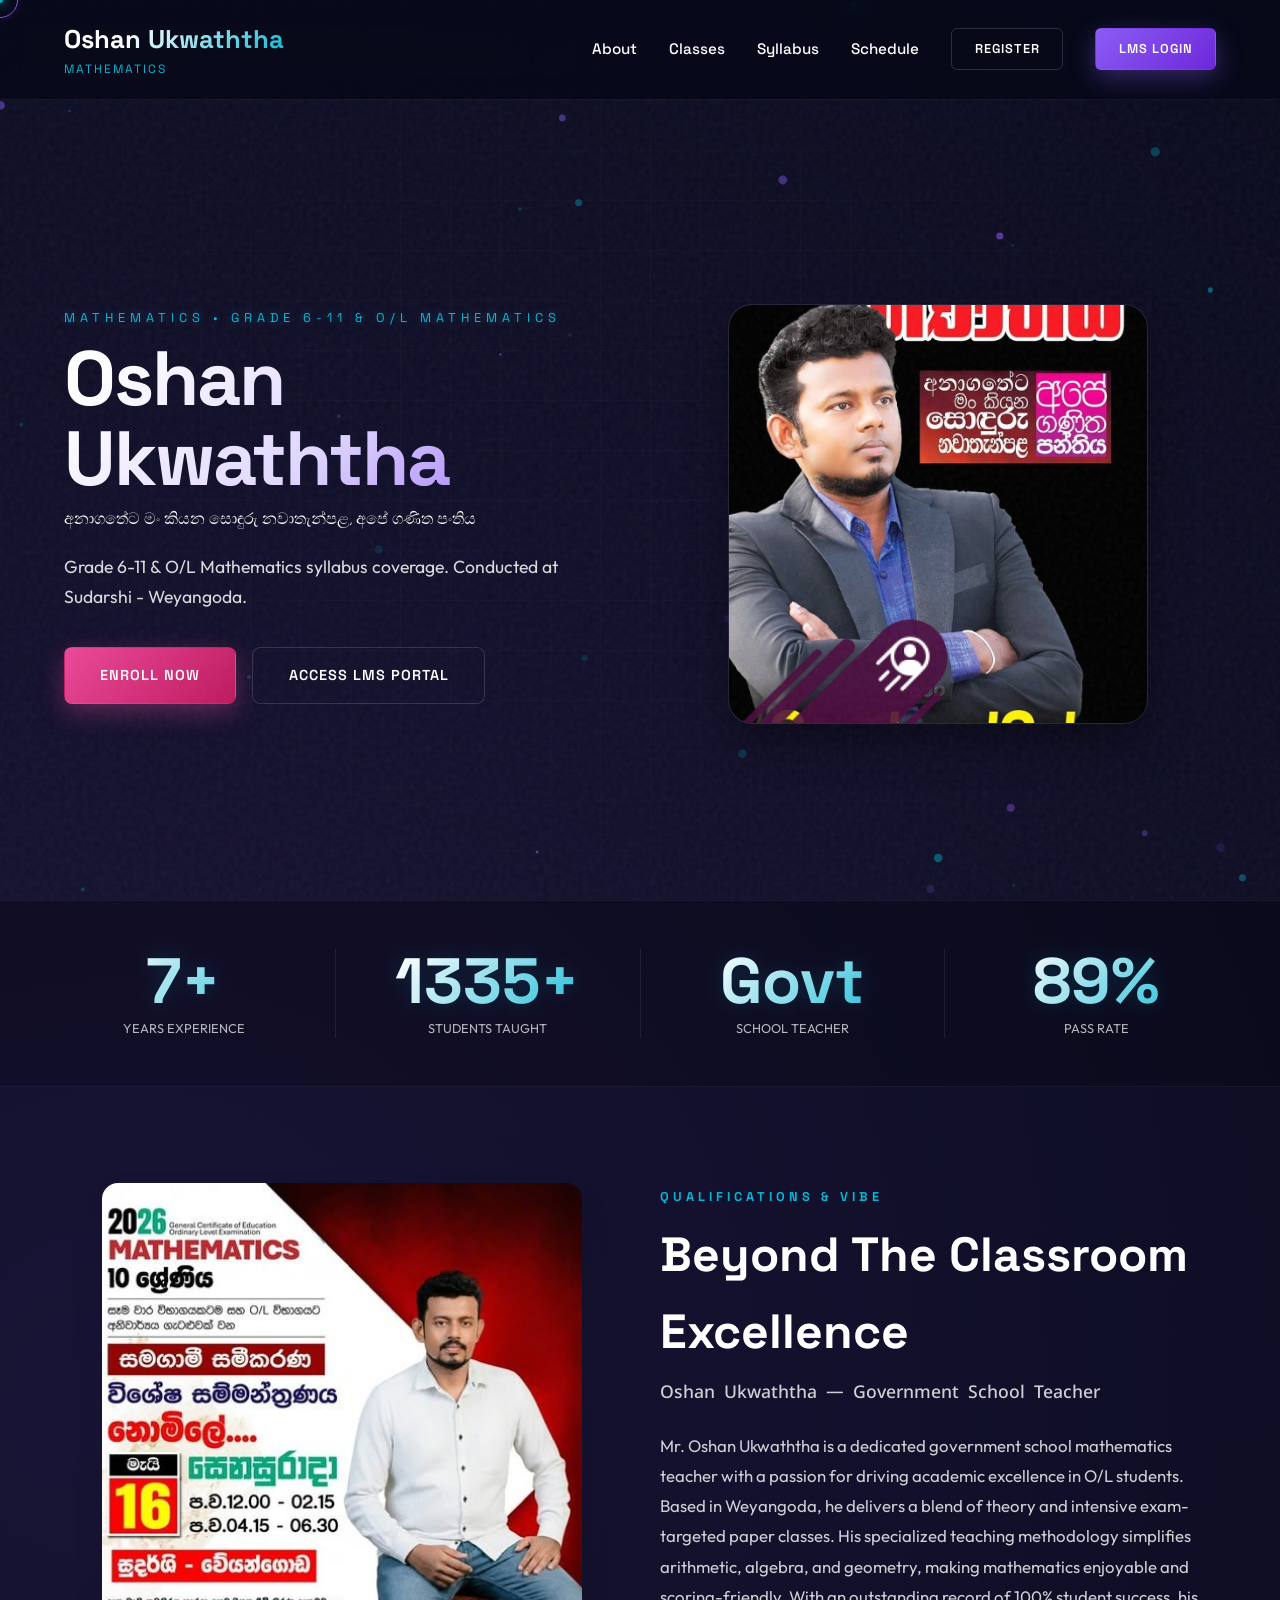
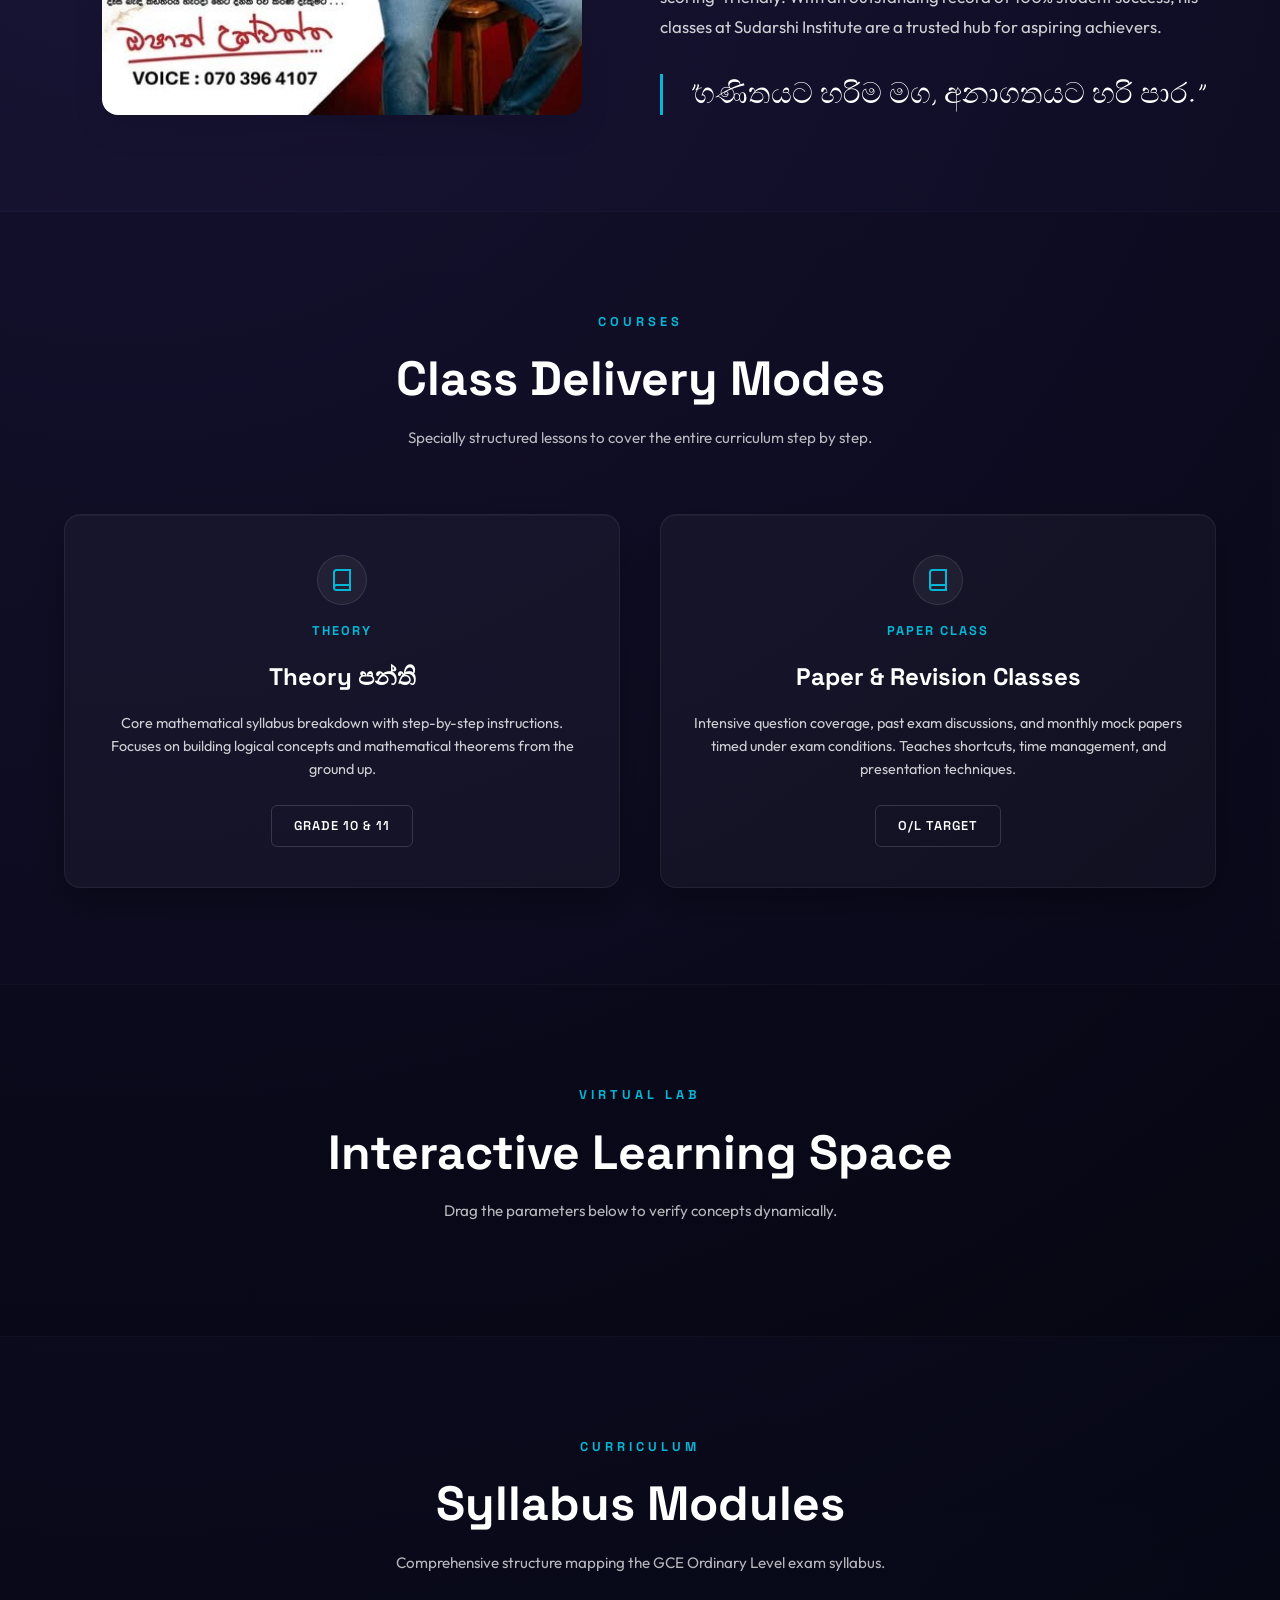
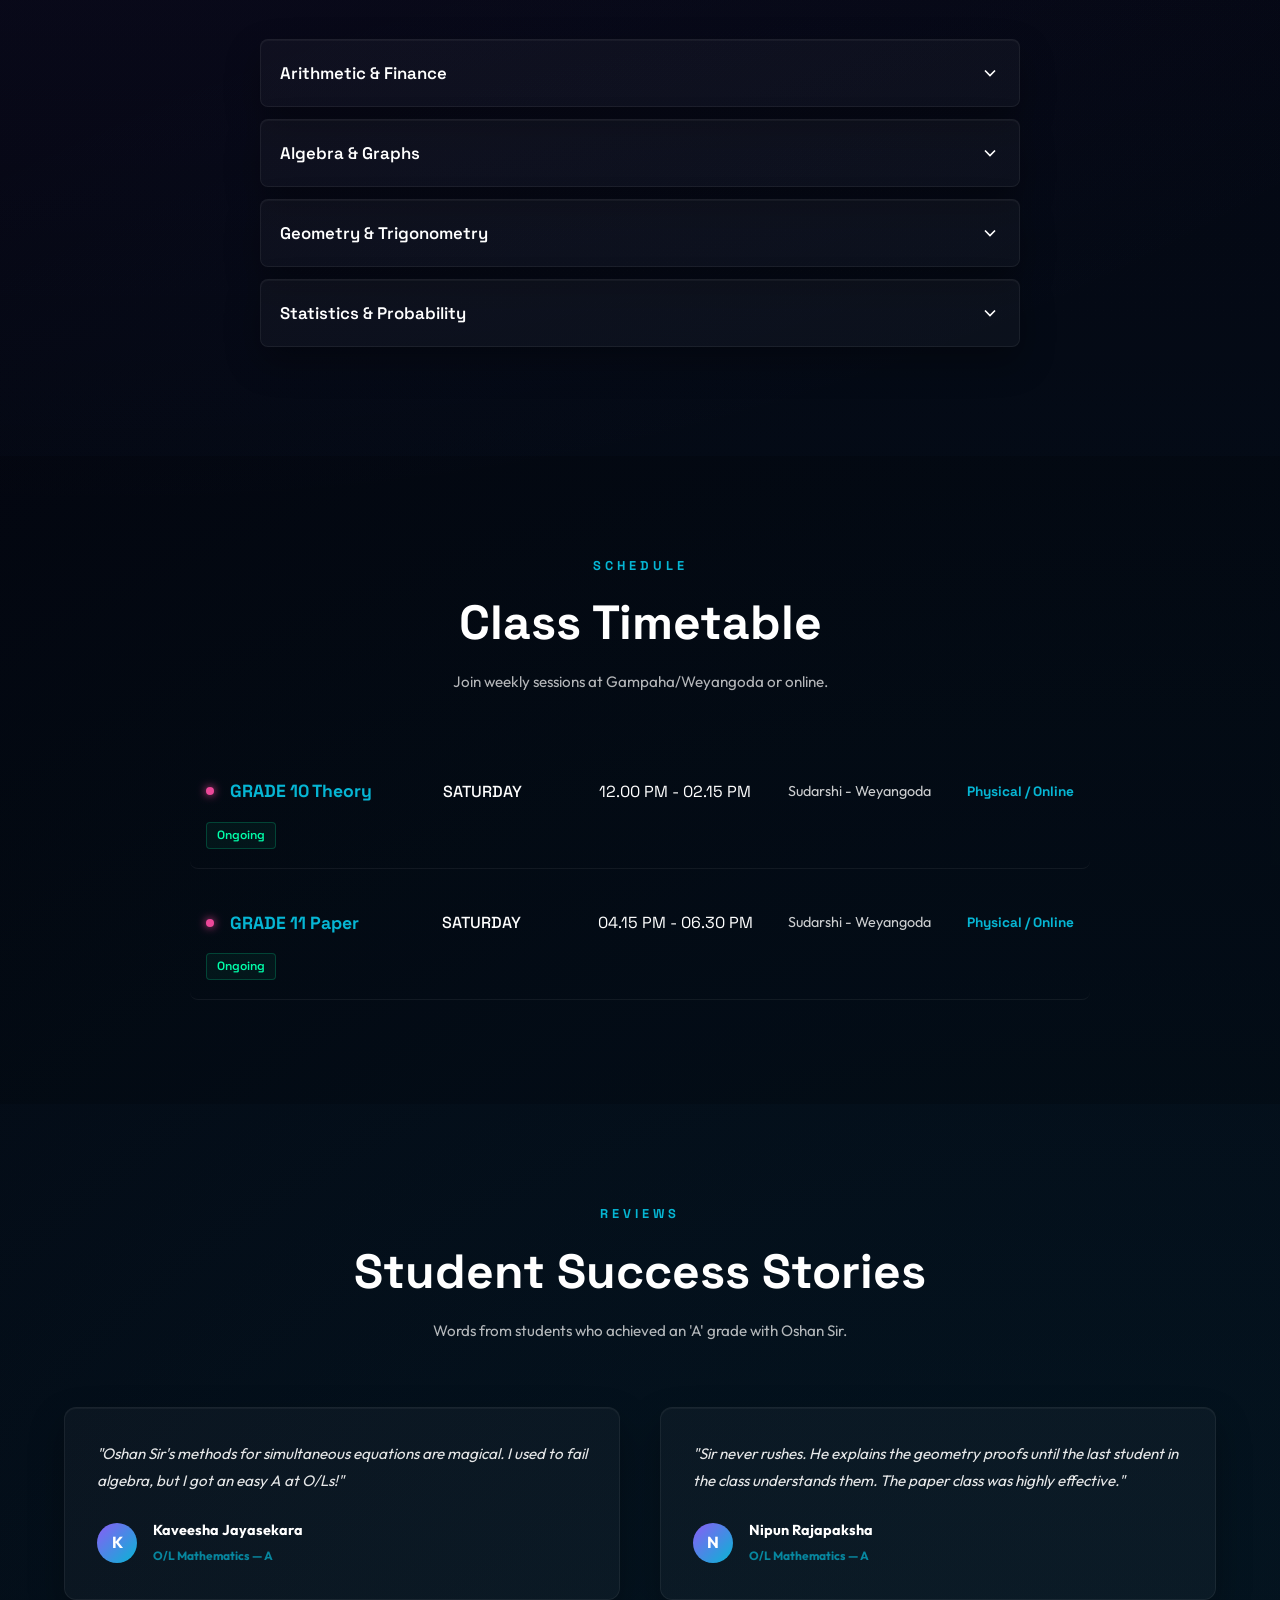
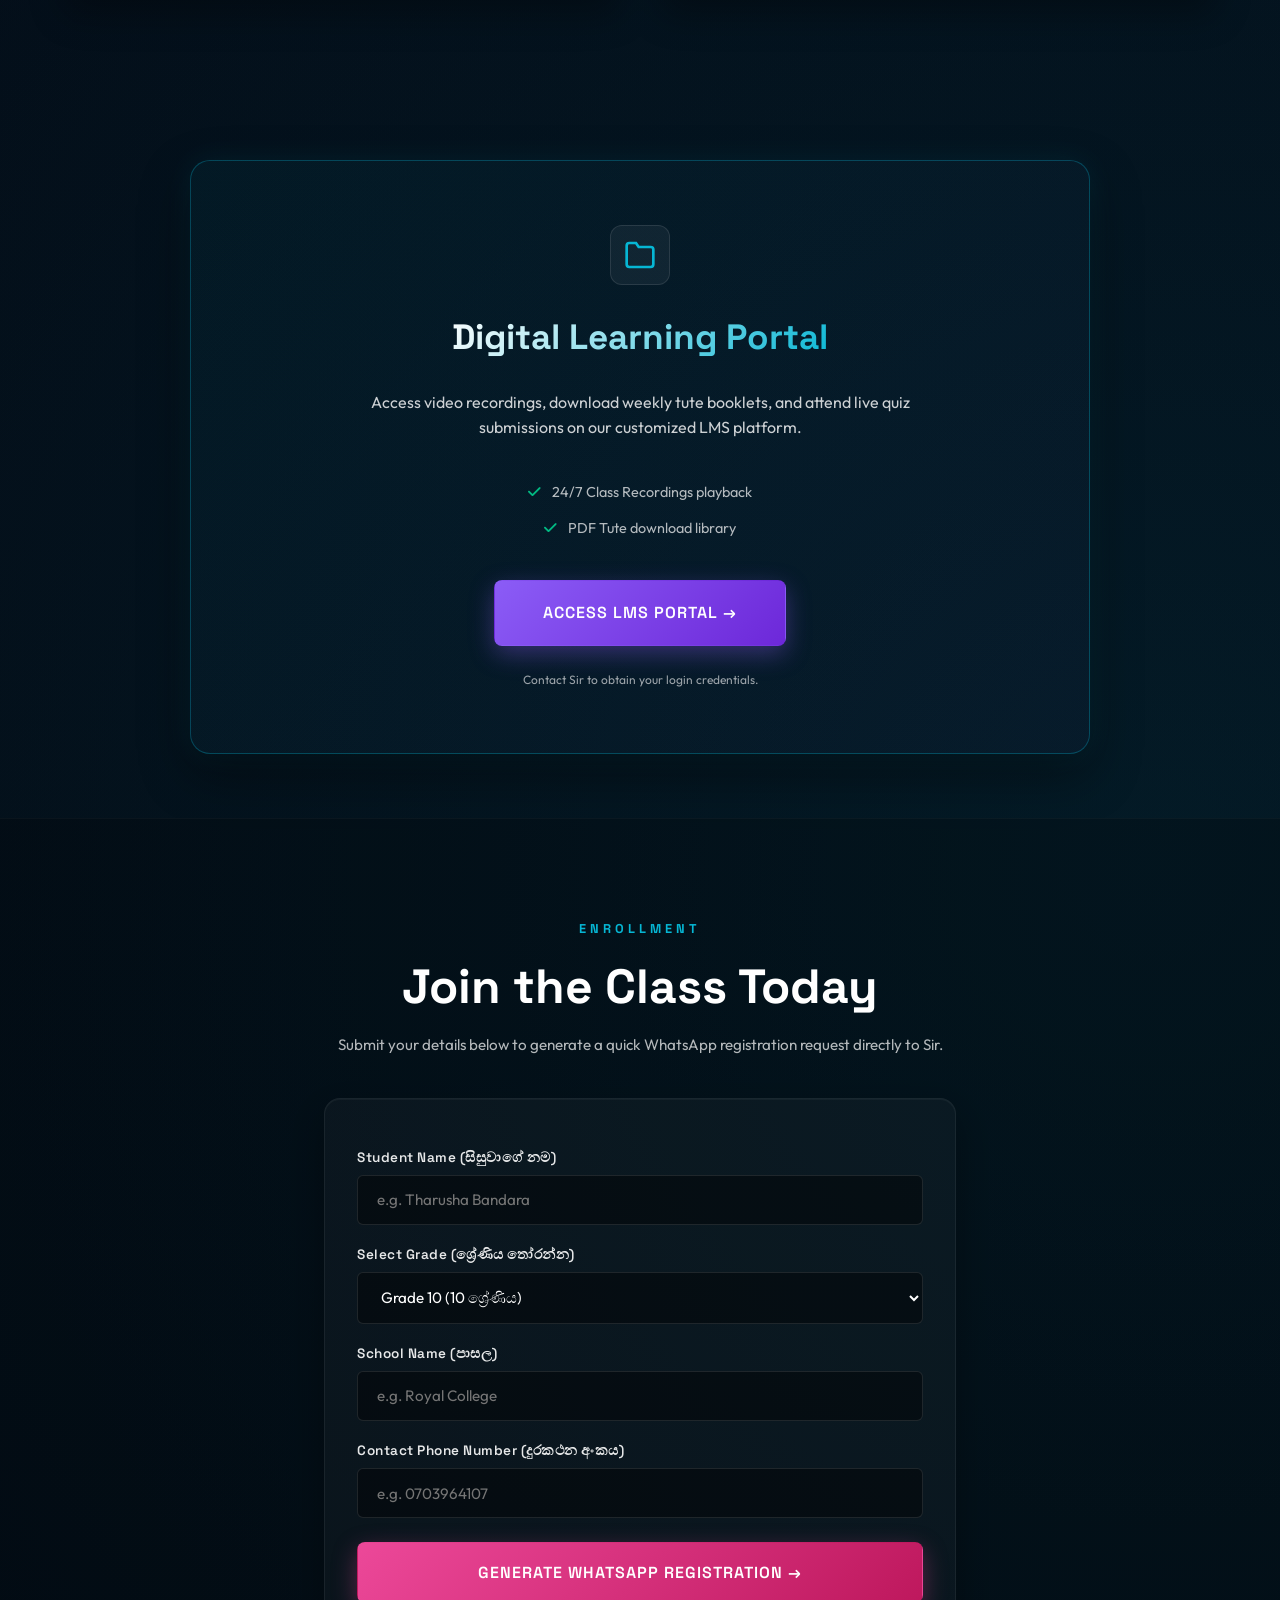
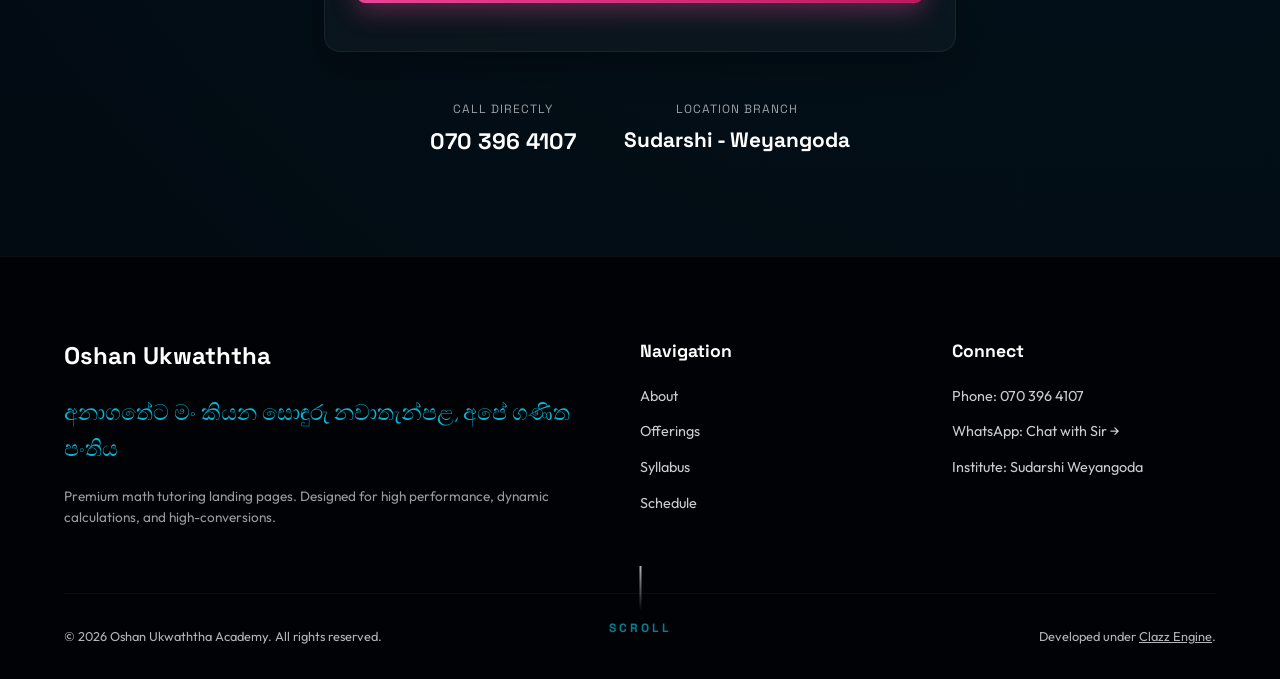
<file: oshan-maths.html>
<!DOCTYPE html>
<html lang="en">
<head>
  <meta charset="UTF-8">
  <meta name="viewport" content="width=device-width, initial-scale=1.0">
  <title>Clazz | Premium Tuition Landing Page</title>
  
  <!-- Font Awesome for Icons -->
  <link rel="stylesheet" href="https://cdnjs.cloudflare.com/ajax/libs/font-awesome/6.5.2/css/all.min.css" />
  
  <!-- Core Clazz Stylesheet -->
  <link rel="stylesheet" href="css/clazz-core.css">
  
  <style>
    /* Section spacings */
    section {
      padding: 6rem 0;
      position: relative;
    }
    
    .section-title {
      font-size: clamp(2rem, 4vw, 3rem);
      font-family: var(--font-head);
      margin-bottom: 0.5rem;
      font-weight: 800;
    }
    
    .section-subtitle {
      font-size: 1.1rem;
      opacity: 0.8;
      margin-bottom: 3.5rem;
    }
    
    /* Navbar styles */
    .navbar {
      position: fixed;
      top: 0;
      left: 0;
      width: 100%;
      z-index: 1000;
      padding: 1.2rem 0;
      transition: var(--transition-normal);
    }
    
    .navbar .container {
      display: flex;
      justify-content: space-between;
      align-items: center;
    }
    
    .nav-brand {
      display: flex;
      flex-direction: column;
    }
    
    .logo-text {
      font-size: 1.6rem;
      font-weight: bold;
    }
    
    .nav-links {
      display: flex;
      align-items: center;
      gap: 2rem;
    }
    
    .nav-link {
      font-family: var(--font-head);
      font-weight: 500;
      font-size: 0.95rem;
    }
    
    /* Hero section styles */
    .hero {
      min-height: 100vh;
      display: flex;
      align-items: center;
      padding-top: 8rem;
      overflow: hidden;
    }
    
    .hero-content {
      display: flex;
      flex-direction: column;
      gap: 1.2rem;
    }
    
    .hero-actions {
      display: flex;
      gap: 1rem;
      margin-top: 1rem;
      flex-wrap: wrap;
    }
    
    .hero-portrait-wrapper {
      position: relative;
      display: flex;
      justify-content: center;
      align-items: center;
    }
    
    .portrait-glow-frame {
      width: 100%;
      max-width: 420px;
      aspect-ratio: 1;
      border-radius: 16px;
    }
    
    .portrait-glow-frame img {
      width: 100%;
      height: 100%;
      object-fit: cover;
    }
    
    /* Stats Bar spacing */
    .stats-bar {
      padding: 3rem 0;
      background: rgba(0, 0, 0, 0.2);
      border-top: 1px solid rgba(255, 255, 255, 0.05);
      border-bottom: 1px solid rgba(255, 255, 255, 0.05);
    }
    
    /* About image style */
    .about-img-wrap {
      display: flex;
      justify-content: center;
      position: relative;
    }
    
    .about-img-wrap img {
      border-radius: 16px;
      width: 100%;
      max-width: 480px;
      object-fit: cover;
      box-shadow: 0 15px 30px rgba(0,0,0,0.1);
    }
    
    /* Accordion / Syllabus styling */
    .accordion-arrow {
      display: flex;
      align-items: center;
      justify-content: center;
    }
    
    /* Quick Reg Form styles */
    .form-group {
      margin-bottom: 1.2rem;
      display: flex;
      flex-direction: column;
      gap: 0.4rem;
      text-align: left;
    }
    
    .form-group label {
      font-family: var(--font-head);
      font-size: 0.85rem;
      font-weight: 600;
      letter-spacing: 0.5px;
      opacity: 0.9;
    }
    
    .form-input {
      padding: 0.9rem 1.2rem;
      background: rgba(0, 0, 0, 0.3);
      border: 1px solid rgba(255, 255, 255, 0.1);
      border-radius: 6px;
      color: #fff;
      font-family: var(--font-body);
      font-size: 0.95rem;
      transition: var(--transition-fast);
    }
    
    .form-input:focus {
      border-color: var(--secondary-color);
      box-shadow: 0 0 10px rgba(6, 182, 212, 0.15);
    }
    
    /* Footer styles */
    footer {
      background: #010206;
      border-top: 1px solid rgba(255, 255, 255, 0.05);
      padding: 5rem 0 2rem;
    }
    
    .footer-grid {
      display: grid;
      grid-template-columns: 2fr 1fr 1fr;
      gap: 3rem;
      margin-bottom: 4rem;
    }
    
    .footer-col {
      display: flex;
      flex-direction: column;
      gap: 1.2rem;
    }
    
    .footer-col h4 {
      font-family: var(--font-head);
      font-size: 1.1rem;
      color: #fff;
      font-weight: bold;
    }
    
    .footer-links-list {
      display: flex;
      flex-direction: column;
      gap: 0.8rem;
      font-size: 0.9rem;
      opacity: 0.8;
    }
    
    .footer-links-list a:hover {
      color: var(--secondary-color);
      transform: translateX(3px);
    }
    
    .footer-bottom {
      border-top: 1px solid rgba(255,255,255,0.05);
      padding-top: 2rem;
      display: flex;
      justify-content: space-between;
      font-size: 0.8rem;
      opacity: 0.7;
    }
    
    /* ===== Mobile Hamburger Menu ===== */
    .hamburger-btn {
      display: none;
      background: none;
      border: none;
      cursor: pointer;
      padding: 0.5rem;
      z-index: 1001;
    }

    .hamburger-btn span {
      display: block;
      width: 24px;
      height: 2px;
      background: #fff;
      margin: 5px 0;
      transition: var(--transition-fast);
      border-radius: 2px;
    }

    .hamburger-btn.active span:nth-child(1) {
      transform: rotate(45deg) translate(5px, 5px);
    }
    .hamburger-btn.active span:nth-child(2) {
      opacity: 0;
    }
    .hamburger-btn.active span:nth-child(3) {
      transform: rotate(-45deg) translate(5px, -5px);
    }

    /* ===== Responsive: Tablets & Small Desktops ===== */
    @media (max-width: 900px) {
      .hamburger-btn {
        display: block;
      }

      .navbar .nav-links {
        display: none;
        position: fixed;
        top: 0;
        left: 0;
        width: 100%;
        height: 100vh;
        height: 100dvh;
        background: rgba(5, 8, 22, 0.97);
        backdrop-filter: blur(20px);
        -webkit-backdrop-filter: blur(20px);
        flex-direction: column;
        align-items: center;
        justify-content: center;
        gap: 2rem;
        z-index: 999;
      }

      .navbar .nav-links.mobile-open {
        display: flex;
      }

      .navbar .nav-links .nav-link {
        font-size: 1.3rem;
        letter-spacing: 2px;
      }

      .footer-grid {
        grid-template-columns: 1fr;
        gap: 2rem;
      }
      .footer-bottom {
        flex-direction: column;
        gap: 1rem;
        text-align: center;
      }
    }

    /* ===== Responsive: Phones ===== */
    @media (max-width: 768px) {
      section {
        padding: 3.5rem 0;
      }

      .section-title {
        font-size: clamp(1.5rem, 6vw, 2.2rem);
      }

      .hero {
        min-height: auto;
        padding-top: 6rem;
        padding-bottom: 3rem;
      }

      .hero .grid-2 {
        display: flex;
        flex-direction: column-reverse;
        gap: 2rem;
      }

      .hero-portrait-wrapper {
        justify-content: center;
      }

      .portrait-glow-frame {
        max-width: 260px;
        margin: 0 auto;
      }

      .hero-content {
        text-align: center;
        align-items: center;
      }

      .hero-actions {
        justify-content: center;
      }

      .scroll-indicator {
        display: none;
      }

      /* Stats */
      .stats-bar {
        padding: 2rem 0;
      }

      #statsContainer {
        flex-direction: column !important;
        gap: 1.5rem !important;
      }

      .stat-divider {
        width: 60% !important;
        height: 1px !important;
        align-self: center !important;
      }

      /* About */
      #about .grid-2 {
        display: flex;
        flex-direction: column;
        gap: 2rem;
      }

      .about-img-wrap img {
        max-width: 300px;
        margin: 0 auto;
      }

      blockquote {
        font-size: 1.3rem !important;
        padding-left: 1rem !important;
      }

      /* Timetable rows */
      .tt-row {
        flex-direction: column !important;
        align-items: flex-start !important;
        gap: 0.6rem !important;
        padding: 1rem !important;
      }

      /* LMS Card */
      .lms-card {
        padding: 2.5rem 1.2rem !important;
      }

      .lms-card h3 {
        font-size: 1.6rem !important;
      }

      /* Registration form */
      #register .container {
        padding: 0 1rem;
      }

      #quickRegForm {
        padding: 2rem 1.2rem !important;
      }

      /* Footer */
      footer {
        padding: 3rem 0 1.5rem;
      }
    }

    /* ===== Responsive: Very Small Phones ===== */
    @media (max-width: 400px) {
      .container {
        padding: 0 0.8rem;
      }

      .hero-actions {
        flex-direction: column;
        width: 100%;
      }

      .hero-actions .btn {
        width: 100%;
      }

      .portrait-glow-frame {
        max-width: 200px;
      }
    }
  </style>
</head>
<body>

  <!-- Preloader -->
  <div id="preloader" class="preloader" style="background: #030408; color: #fff;">
    <div class="preloader-spinner" style="border-top-color: #8b5cf6;"></div>
    <div class="preloader-text">CLAZZ PLATFORM...</div>
  </div>
  
  <!-- Noise Overlay for Cinematic Texture -->
  <div class="noise-overlay"></div>
  <div class="scanlines"></div>

  <!-- Header / Navigation -->
  <nav class="navbar">
    <div class="container">
      <a href="#" class="nav-brand">
        <span class="logo-text" id="navBrandName">Oshan Ukwaththa</span>
        <span id="navBrandSubject" style="font-size: 0.75rem; color: var(--secondary-color); text-transform: uppercase; font-family: var(--font-head); letter-spacing: 2px;">Mathematics</span>
      </a>
      <button class="hamburger-btn" id="hamburgerBtn" aria-label="Menu">
        <span></span>
        <span></span>
        <span></span>
      </button>
      <div class="nav-links" id="navLinks">
        <a href="#about" class="nav-link">About</a>
        <a href="#offerings" class="nav-link">Classes</a>
        <a href="#syllabus" class="nav-link">Syllabus</a>
        <a href="#timetable" class="nav-link">Schedule</a>
        <a href="#register" class="btn btn-sm btn-outline">Register</a>
        <a href="#" id="navLmsBtn" target="_blank" rel="noopener" class="btn btn-sm btn-primary">LMS Login</a>
      </div>
    </div>
  </nav>

  <!-- Hero Section -->
  <header class="hero">
    <div class="container grid-2">
      <div class="hero-content">
        <div>
          <span id="heroEyebrow" class="hero-eyebrow">Mathematics • Grade 6-11</span>
          <h1 id="heroTitle" class="hero-title" style="margin-top: 0.5rem; margin-bottom: 0.5rem;">Oshan Sir</h1>
          <p id="heroTagline" class="hero-tagline handwriting">අපේ ගණිත පංතිය</p>
        </div>
        <p id="heroSubhead" style="font-size: 1.1rem; line-height: 1.7; opacity: 0.85;">Structured concepts and complete model papers discussion in Weyangoda.</p>
        
        <div class="hero-actions">
          <a href="#register" class="btn btn-accent">Enroll Now</a>
          <a href="#" id="heroBtnLms" target="_blank" rel="noopener" class="btn btn-outline">Access LMS Portal</a>
        </div>
      </div>
      <div class="hero-portrait-wrapper">
        <div class="portrait-glow-frame">
          <img id="heroPortrait" src="assets/oshan-sir-suit.jpg" alt="Teacher Portrait">
        </div>
      </div>
    </div>
    <div class="scroll-indicator">
      <div class="scroll-line"></div>
      <span style="color: var(--secondary-color); font-weight: bold;">SCROLL</span>
    </div>
  </header>

  <!-- Stats Strip -->
  <section class="stats-bar">
    <div class="container" id="statsContainer" style="display: flex; justify-content: space-around; align-items: center; gap: 2rem; flex-wrap: wrap;">
      <!-- Stats populated dynamically by engine.js -->
    </div>
  </section>

  <!-- About Section -->
  <section id="about" style="border-bottom: 1px solid rgba(255,255,255,0.02);">
    <div class="container grid-2">
      <div class="about-img-wrap">
        <img id="aboutPortrait" src="assets/oshan-sir-stool.jpg" alt="About Portrait">
      </div>
      <div style="display: flex; flex-direction: column; justify-content: center; gap: 1.5rem;">
        <div>
          <span style="font-family: var(--font-head); font-size: 0.8rem; letter-spacing: 4px; color: var(--secondary-color); text-transform: uppercase; font-weight: bold;">Qualifications & Vibe</span>
          <h2 id="aboutTitle" class="section-title" style="margin-top: 0.5rem;">A Decade in the Classroom</h2>
          <p id="aboutSubtitle" class="sinhala-text" style="font-size: 1.1rem; opacity: 0.8; font-weight: 500;">Oshan Ukwaththa — Government School Teacher</p>
        </div>
        <p id="aboutBio" style="font-size: 1.05rem; line-height: 1.8; opacity: 0.8;">Expert guidance in mathematics for middle school and O/L students. Conducted physically at Sudarshi Institute Weyangoda.</p>
        
        <blockquote class="handwriting" style="font-size: 1.8rem; border-left: 3px solid var(--secondary-color); padding-left: 1.5rem; color: #fff; margin-top: 0.5rem; line-height: 1.4;">
          "ගණිතයට හරිම මග, අනාගතයට හරි පාර."
        </blockquote>
      </div>
    </div>
  </section>

  <!-- Class Offerings -->
  <section id="offerings" style="background: rgba(0,0,0,0.1);">
    <div class="container">
      <div style="text-align: center; margin-bottom: 4rem;">
        <span style="font-family: var(--font-head); font-size: 0.8rem; letter-spacing: 4px; color: var(--secondary-color); text-transform: uppercase; font-weight: bold;">Courses</span>
        <h2 class="section-title" style="margin-top: 0.5rem;">Class Delivery Modes</h2>
        <p style="opacity: 0.7; font-size: 0.95rem;">Specially structured lessons to cover the entire curriculum step by step.</p>
      </div>
      <div class="grid-2" id="offeringsGrid">
        <!-- Rendered dynamically by engine.js -->
      </div>
    </div>
  </section>

  <!-- Interactive Space (Canvas Widgets) -->
  <section id="interactive-widgets" style="background: rgba(0, 0, 0, 0.2); border-top: 1px solid rgba(255,255,255,0.03); border-bottom: 1px solid rgba(255,255,255,0.03);">
    <div class="container">
      <div style="text-align: center; margin-bottom: 1rem;">
        <span style="font-family: var(--font-head); font-size: 0.8rem; letter-spacing: 4px; color: var(--secondary-color); text-transform: uppercase; font-weight: bold;">Virtual Lab</span>
        <h2 class="section-title" style="margin-top: 0.5rem;">Interactive Learning Space</h2>
        <p style="opacity: 0.7; font-size: 0.95rem;">Drag the parameters below to verify concepts dynamically.</p>
      </div>
      <div id="widgetWrapper">
        <!-- Dynamically injected canvas widgets -->
      </div>
    </div>
  </section>

  <!-- Syllabus Coverage -->
  <section id="syllabus">
    <div class="container">
      <div style="text-align: center; margin-bottom: 4rem;">
        <span style="font-family: var(--font-head); font-size: 0.8rem; letter-spacing: 4px; color: var(--secondary-color); text-transform: uppercase; font-weight: bold;">Curriculum</span>
        <h2 class="section-title" style="margin-top: 0.5rem;">Syllabus Modules</h2>
        <p style="opacity: 0.7; font-size: 0.95rem;">Comprehensive structure mapping the GCE Ordinary Level exam syllabus.</p>
      </div>
      <div id="syllabusAccordion" style="max-width: 760px; margin: 0 auto;">
        <!-- Injected dynamically by engine.js -->
      </div>
    </div>
  </section>

  <!-- Timetable -->
  <section id="timetable" style="background: rgba(0,0,0,0.15);">
    <div class="container">
      <div style="text-align: center; margin-bottom: 4rem;">
        <span style="font-family: var(--font-head); font-size: 0.8rem; letter-spacing: 4px; color: var(--secondary-color); text-transform: uppercase; font-weight: bold;">Schedule</span>
        <h2 class="section-title" style="margin-top: 0.5rem;">Class Timetable</h2>
        <p style="opacity: 0.7; font-size: 0.95rem;">Join weekly sessions at Gampaha/Weyangoda or online.</p>
      </div>
      
      <div class="timetable-container" id="timetableRows" style="max-width: 900px; margin: 0 auto; display: flex; flex-direction: column; gap: 0.8rem;">
        <!-- Timetable lines injected dynamically by engine.js -->
      </div>
    </div>
  </section>

  <!-- Testimonials Section -->
  <section id="testimonials">
    <div class="container" id="testimonialsSection">
      <div style="text-align: center; margin-bottom: 4rem;">
        <span style="font-family: var(--font-head); font-size: 0.8rem; letter-spacing: 4px; color: var(--secondary-color); text-transform: uppercase; font-weight: bold;">Reviews</span>
        <h2 class="section-title" style="margin-top: 0.5rem;">Student Success Stories</h2>
        <p style="opacity: 0.7; font-size: 0.95rem;">Words from students who achieved an 'A' grade with Oshan Sir.</p>
      </div>
      
      <div class="grid-2" id="testimonialGrid">
        <!-- Testimonial cards injected dynamically by engine.js -->
      </div>
    </div>
  </section>

  <!-- LMS Box Section -->
  <section id="lmsSection" style="padding: 4rem 0;">
    <div class="container">
      <div class="glass-card lms-card" style="max-width: 900px; margin: 0 auto; text-align: center; padding: 4rem 2rem; border-radius: 20px; display: flex; flex-direction: column; gap: 1.5rem; align-items: center;">
        <div style="width: 60px; height: 60px; border-radius: 12px; background: rgba(255,255,255,0.05); display: flex; align-items: center; justify-content: center; border: 1px solid rgba(255,255,255,0.1);">
          <svg style="width: 32px; height: 32px; color: var(--secondary-color);" viewBox="0 0 24 24" fill="none" stroke="currentColor" stroke-width="2"><path d="M22 19a2 2 0 0 1-2 2H4a2 2 0 0 1-2-2V5a2 2 0 0 1 2-2h5l2 3h9a2 2 0 0 1 2 2z"></path></svg>
        </div>
        <h3 style="font-size: 2.2rem;">Digital Learning Portal</h3>
        <p style="max-width: 600px; opacity: 0.8; font-size: 1rem; line-height: 1.6;">Access video recordings, download weekly tute booklets, and attend live quiz submissions on our customized LMS platform.</p>
        <div style="display: flex; flex-direction: column; gap: 0.8rem; align-items: center; margin: 1rem 0;">
          <div style="font-size: 0.9rem; opacity: 0.7;"><i class="fa-solid fa-check" style="color: #00ffaa; margin-right: 8px;"></i> 24/7 Class Recordings playback</div>
          <div style="font-size: 0.9rem; opacity: 0.7;"><i class="fa-solid fa-check" style="color: #00ffaa; margin-right: 8px;"></i> PDF Tute download library</div>
        </div>
        <a href="#" id="lmsPortalBtn" target="_blank" rel="noopener" class="btn btn-primary" style="padding: 1.2rem 3rem; font-size: 1rem; border-radius: 8px;">Access LMS Portal &rarr;</a>
        <div style="font-size: 0.75rem; opacity: 0.6;">Contact Sir to obtain your login credentials.</div>
      </div>
    </div>
  </section>

  <!-- Quick Registration Section -->
  <section id="register" style="background: rgba(0, 0, 0, 0.2); border-top: 1px solid rgba(255,255,255,0.03);">
    <div class="container" style="max-width: 680px; text-align: center;">
      <span style="font-family: var(--font-head); font-size: 0.8rem; letter-spacing: 4px; color: var(--secondary-color); text-transform: uppercase; font-weight: bold;">Enrollment</span>
      <h2 class="section-title" style="margin-top: 0.5rem;">Join the Class Today</h2>
      <p style="opacity: 0.7; font-size: 0.95rem; margin-bottom: 2.5rem;">Submit your details below to generate a quick WhatsApp registration request directly to Sir.</p>
      
      <form id="quickRegForm" class="glass-card" style="padding: 3rem 2rem; border-radius: 16px;">
        <div class="form-group">
          <label for="regName">Student Name (සිසුවාගේ නම)</label>
          <input type="text" id="regName" class="form-input" placeholder="e.g. Tharusha Bandara" required>
        </div>
        
        <div class="form-group">
          <label for="regGrade">Select Grade (ශ්‍රේණිය තෝරන්න)</label>
          <select id="regGrade" class="form-input" style="cursor: pointer;">
            <option value="Grade 10">Grade 10 (10 ශ්‍රේණිය)</option>
            <option value="Grade 11">Grade 11 (11 ශ්‍රේණිය)</option>
            <option value="Special Seminar">Special Seminar (විශේෂ සම්මන්ත්‍රණය)</option>
          </select>
        </div>
        
        <div class="form-group">
          <label for="regSchool">School Name (පාසල)</label>
          <input type="text" id="regSchool" class="form-input" placeholder="e.g. Royal College">
        </div>
        
        <div class="form-group">
          <label for="regPhone">Contact Phone Number (දුරකථන අංකය)</label>
          <input type="tel" id="regPhone" class="form-input" placeholder="e.g. 0703964107" required>
        </div>
        
        <button type="submit" class="btn btn-accent btn-block" style="padding: 1.2rem; font-size: 1rem; border-radius: 8px; margin-top: 1.5rem;">
          Generate WhatsApp Registration &rarr;
        </button>
      </form>
      
      <div style="margin-top: 3rem; display: flex; justify-content: center; gap: 3rem; flex-wrap: wrap;">
        <div>
          <div style="font-size: 0.75rem; opacity: 0.6; text-transform: uppercase; font-family: var(--font-head); letter-spacing: 1px; margin-bottom: 0.3rem;">Call Directly</div>
          <a href="tel:0703964107" class="contact-phone-link" style="font-size: 1.4rem; font-family: var(--font-head); font-weight: bold; color: #fff;">070 396 4107</a>
        </div>
        <div>
          <div style="font-size: 0.75rem; opacity: 0.6; text-transform: uppercase; font-family: var(--font-head); letter-spacing: 1px; margin-bottom: 0.3rem;">Location Branch</div>
          <div id="contactLocationText" style="font-size: 1.3rem; font-family: var(--font-head); font-weight: bold; color: #fff;">Sudarshi - Weyangoda</div>
        </div>
      </div>
    </div>
  </section>

  <!-- Footer Section -->
  <footer>
    <div class="container">
      <div class="footer-grid">
        <div class="footer-col">
          <h4 id="footerWordmark" style="font-size: 1.5rem; font-family: var(--font-head); color: #fff;">Oshan Ukwaththa</h4>
          <p id="footerTagline" class="handwriting" style="font-size: 1.4rem; color: var(--secondary-color);">අපේ ගණිත පංතිය</p>
          <p style="font-size: 0.85rem; opacity: 0.6; line-height: 1.6;">Premium math tutoring landing pages. Designed for high performance, dynamic calculations, and high-conversions.</p>
        </div>
        <div class="footer-col">
          <h4>Navigation</h4>
          <ul class="footer-links-list">
            <li><a href="#about">About</a></li>
            <li><a href="#offerings">Offerings</a></li>
            <li><a href="#syllabus">Syllabus</a></li>
            <li><a href="#timetable">Schedule</a></li>
          </ul>
        </div>
        <div class="footer-col">
          <h4>Connect</h4>
          <ul class="footer-links-list">
            <li><span>Phone: <a href="tel:0703964107" class="contact-phone-link">070 396 4107</a></span></li>
            <li><span>WhatsApp: <a href="https://wa.me/94703964107" class="contact-wa-link" target="_blank" rel="noopener">Chat with Sir &rarr;</a></span></li>
            <li><span>Institute: Sudarshi Weyangoda</span></li>
          </ul>
        </div>
      </div>
      
      <div class="footer-bottom">
        <p id="footerCopyright">&copy; 2026 Oshan Ukwaththa Academy. All rights reserved.</p>
        <p>Developed under <a href="#" style="text-decoration: underline;">Clazz Engine</a>.</p>
      </div>
    </div>
  </footer>

  <!-- Scripts -->
  <script src="js/config.js?v=1.0.3"></script>
  <script src="js/widgets.js?v=1.0.3"></script>
  <script src="js/clazz-engine.js?v=1.0.3"></script>

  <!-- Mobile Nav Toggle -->
  <script>
    (function() {
      const btn = document.getElementById('hamburgerBtn');
      const nav = document.getElementById('navLinks');
      if (!btn || !nav) return;

      btn.addEventListener('click', function() {
        btn.classList.toggle('active');
        nav.classList.toggle('mobile-open');
        document.body.style.overflow = nav.classList.contains('mobile-open') ? 'hidden' : '';
      });

      // Close menu when a link is tapped
      nav.querySelectorAll('a').forEach(function(link) {
        link.addEventListener('click', function() {
          btn.classList.remove('active');
          nav.classList.remove('mobile-open');
          document.body.style.overflow = '';
        });
      });
    })();
  </script>
</body>
</html>
</file>
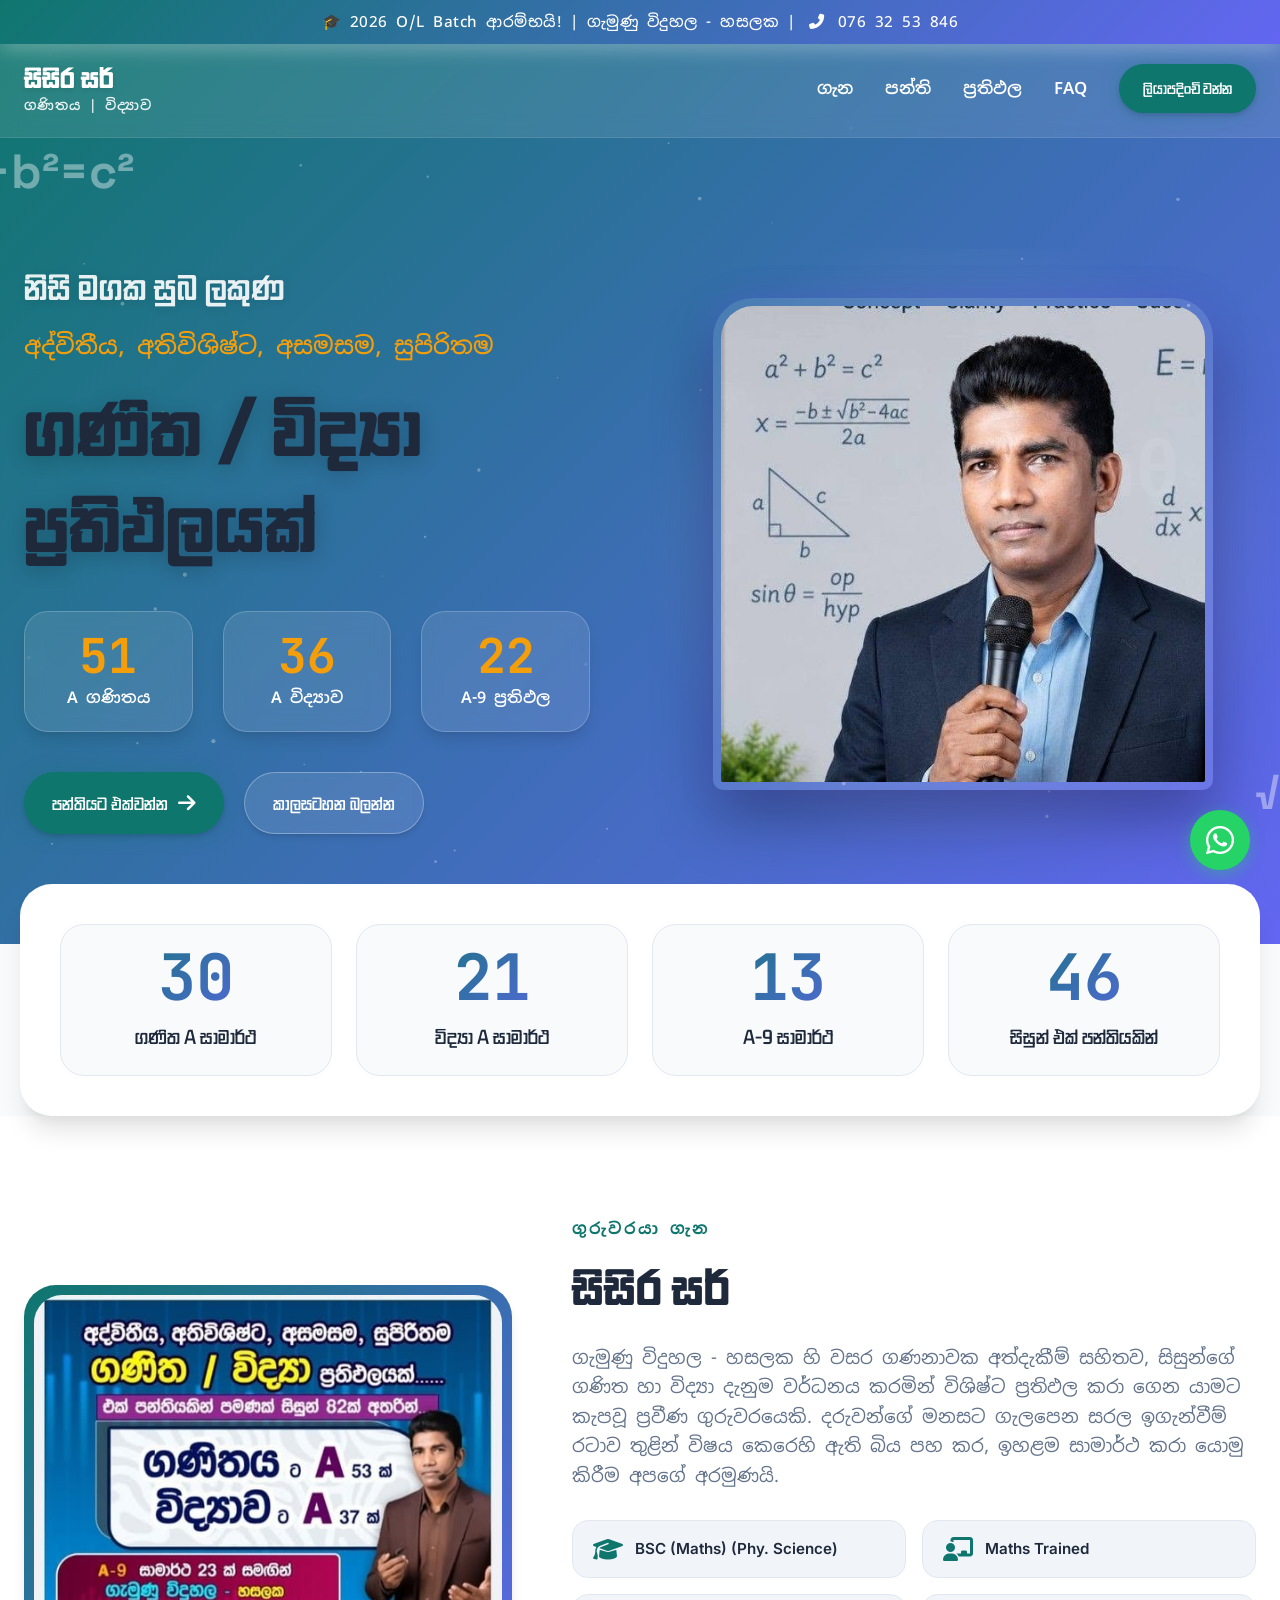
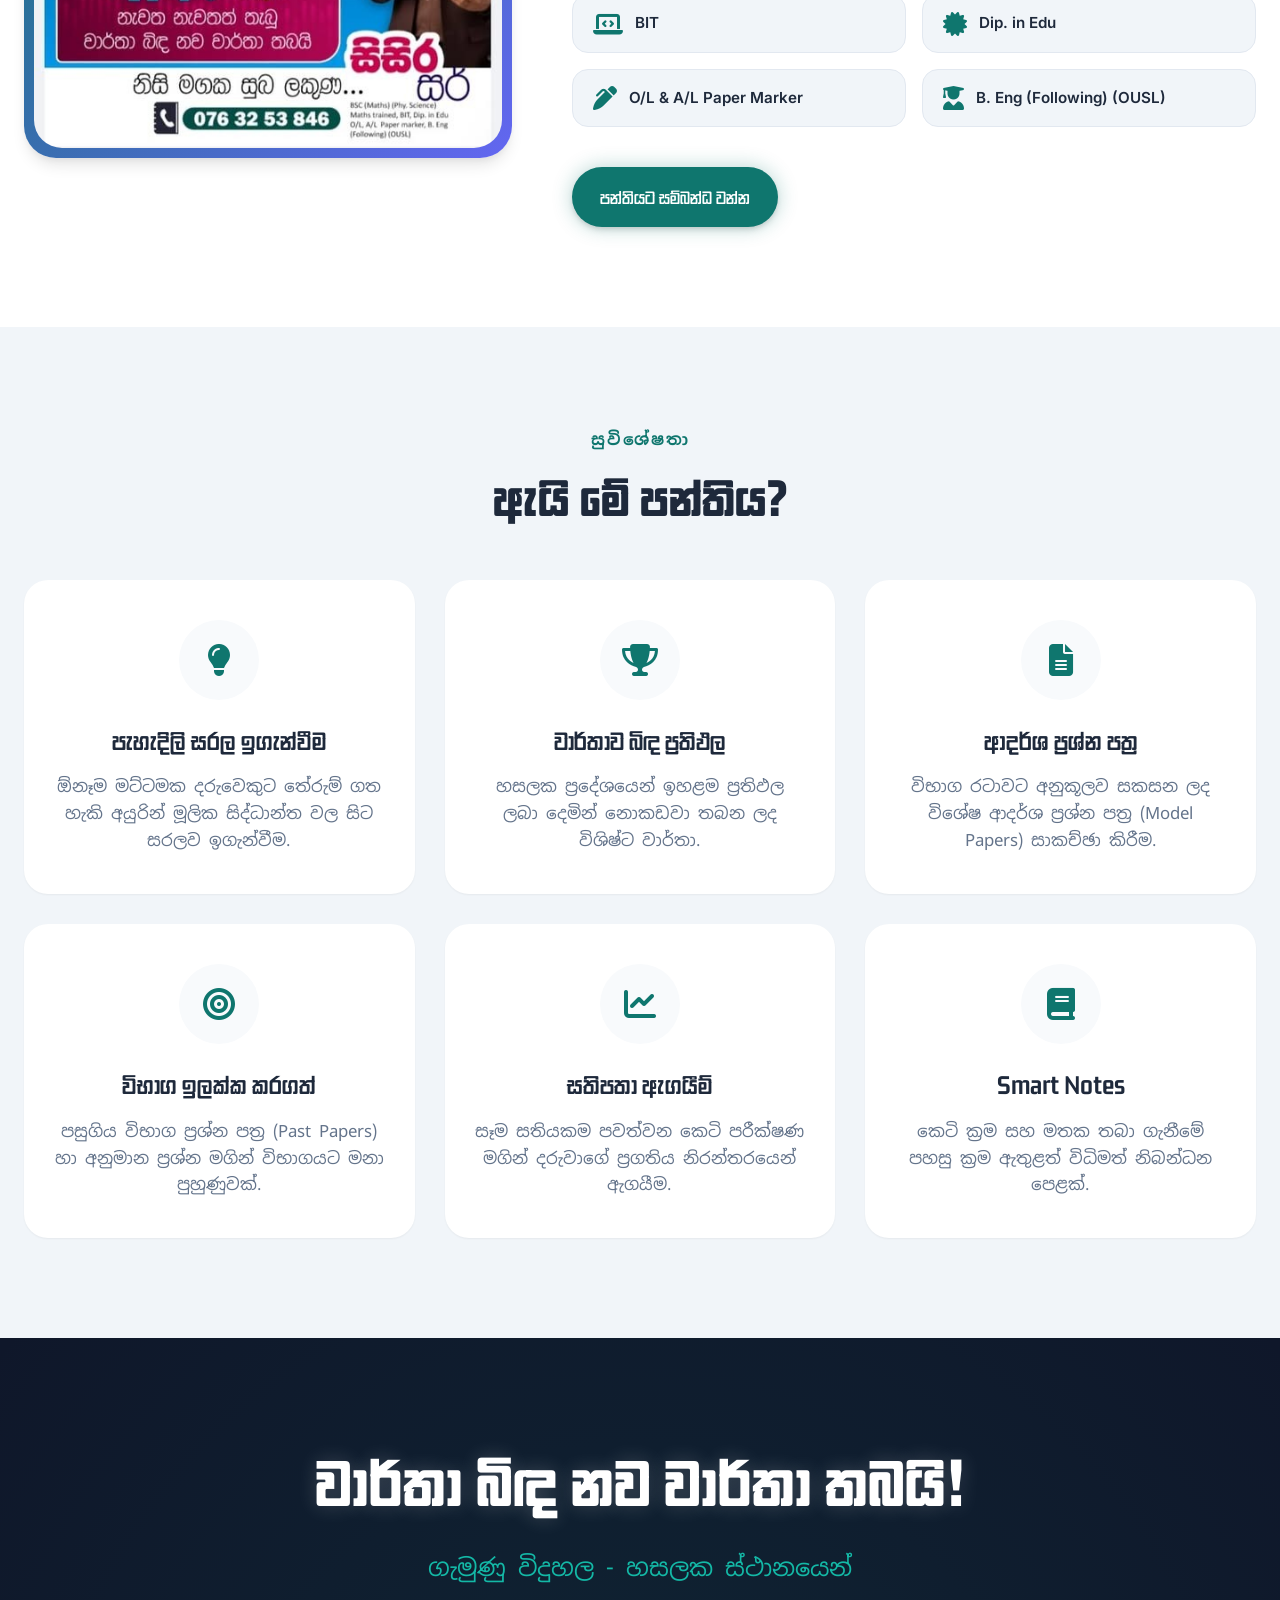
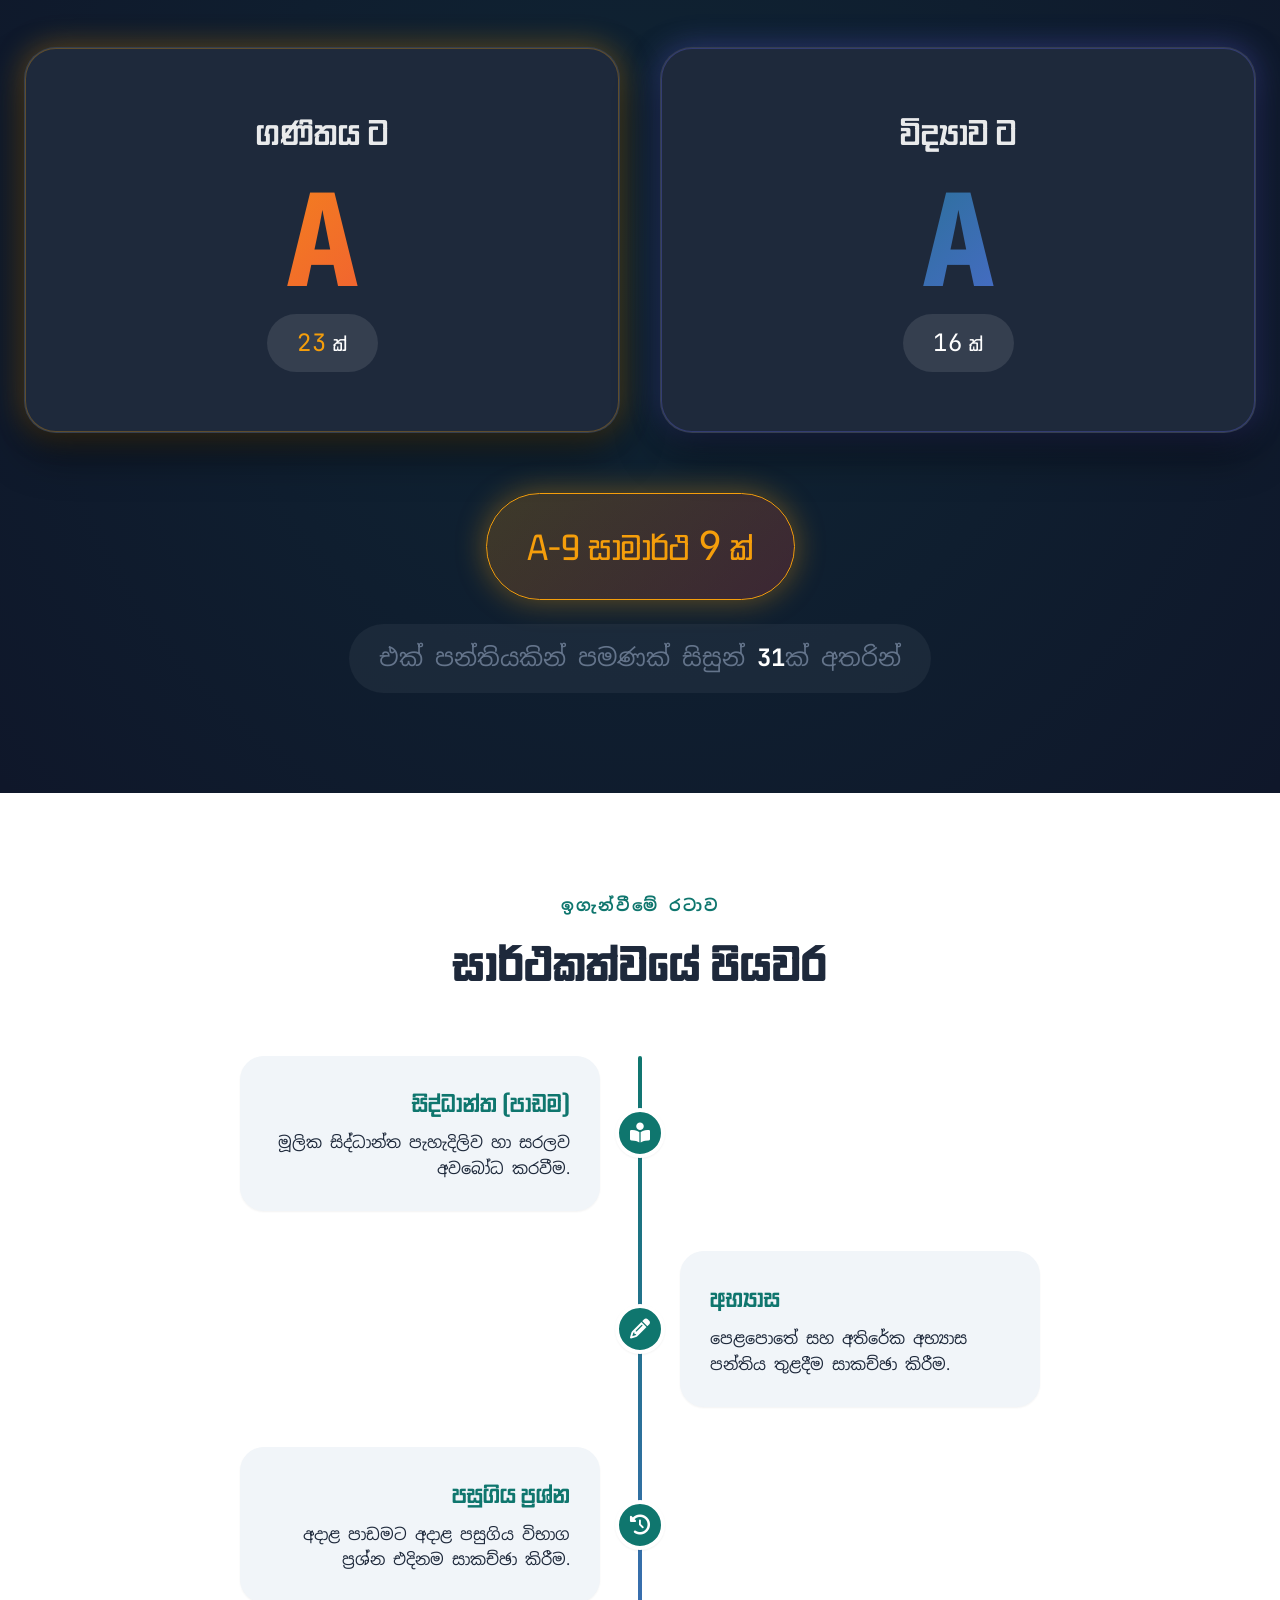
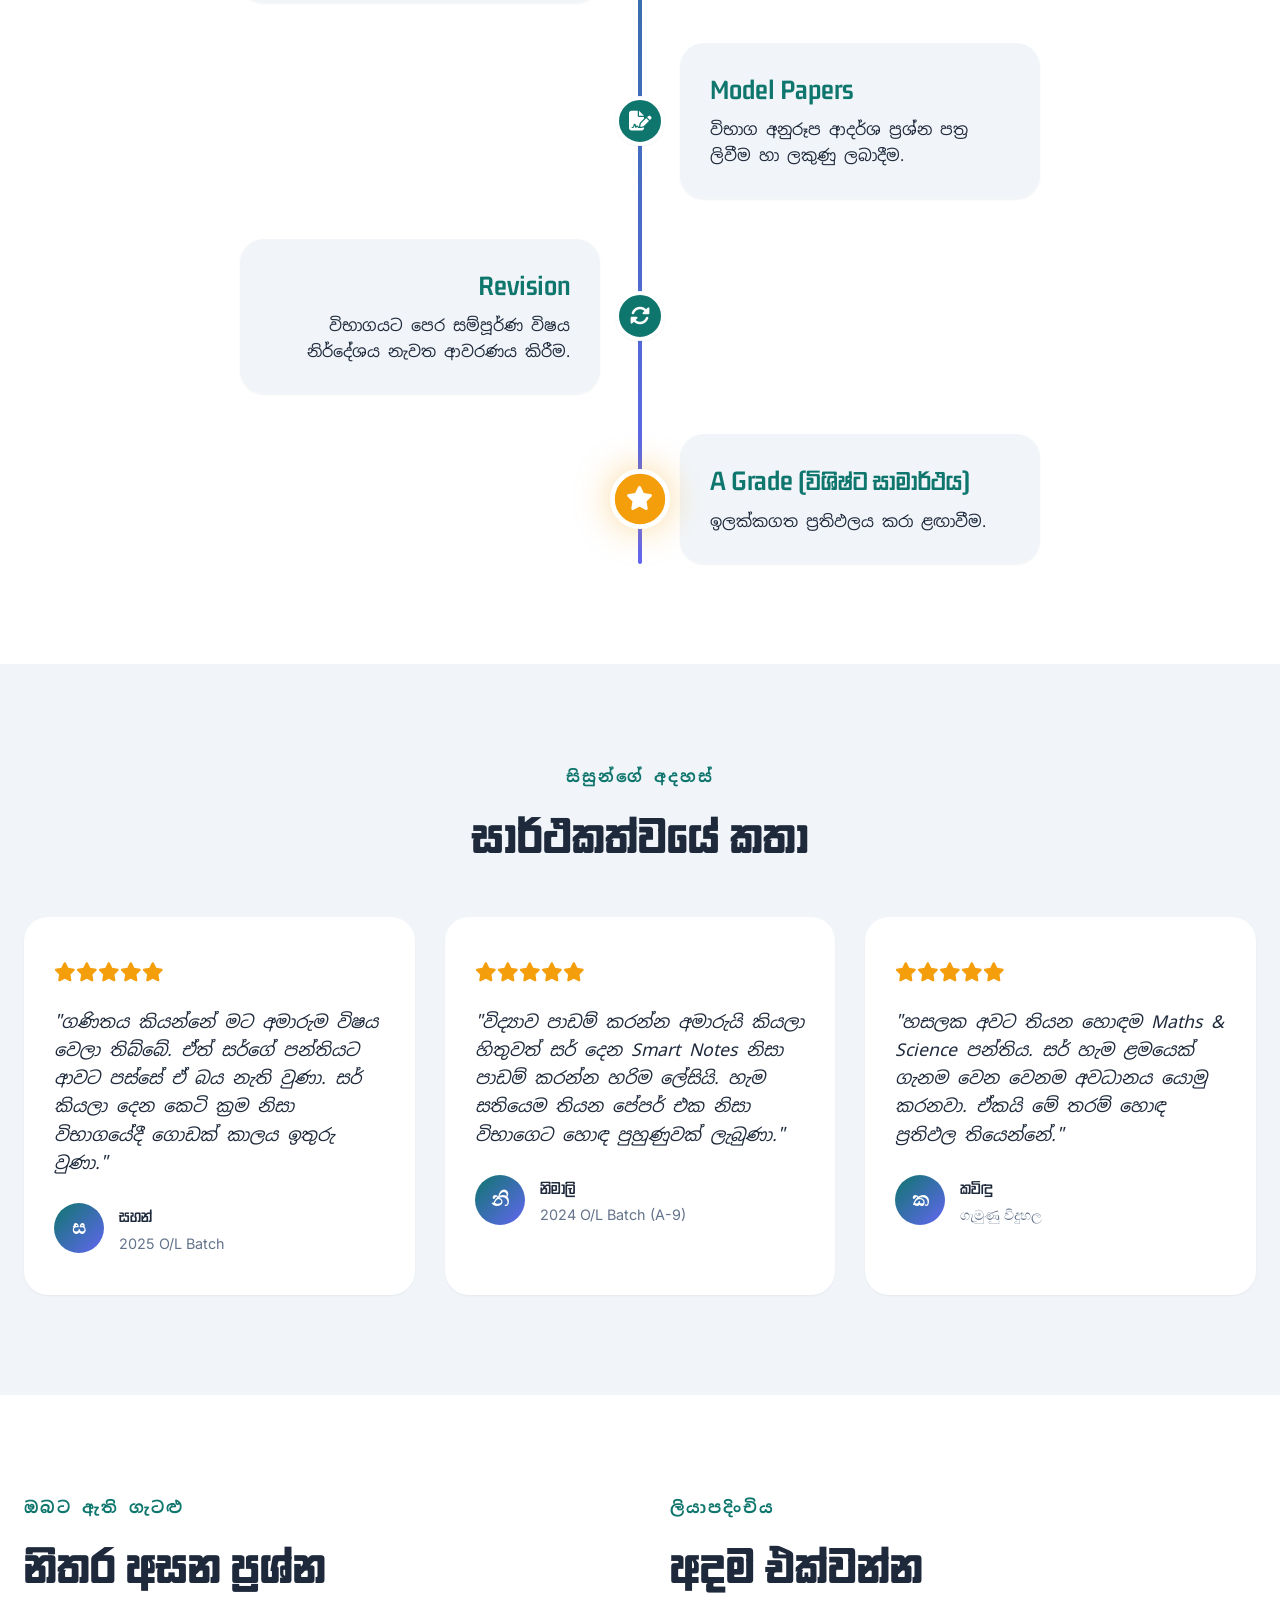
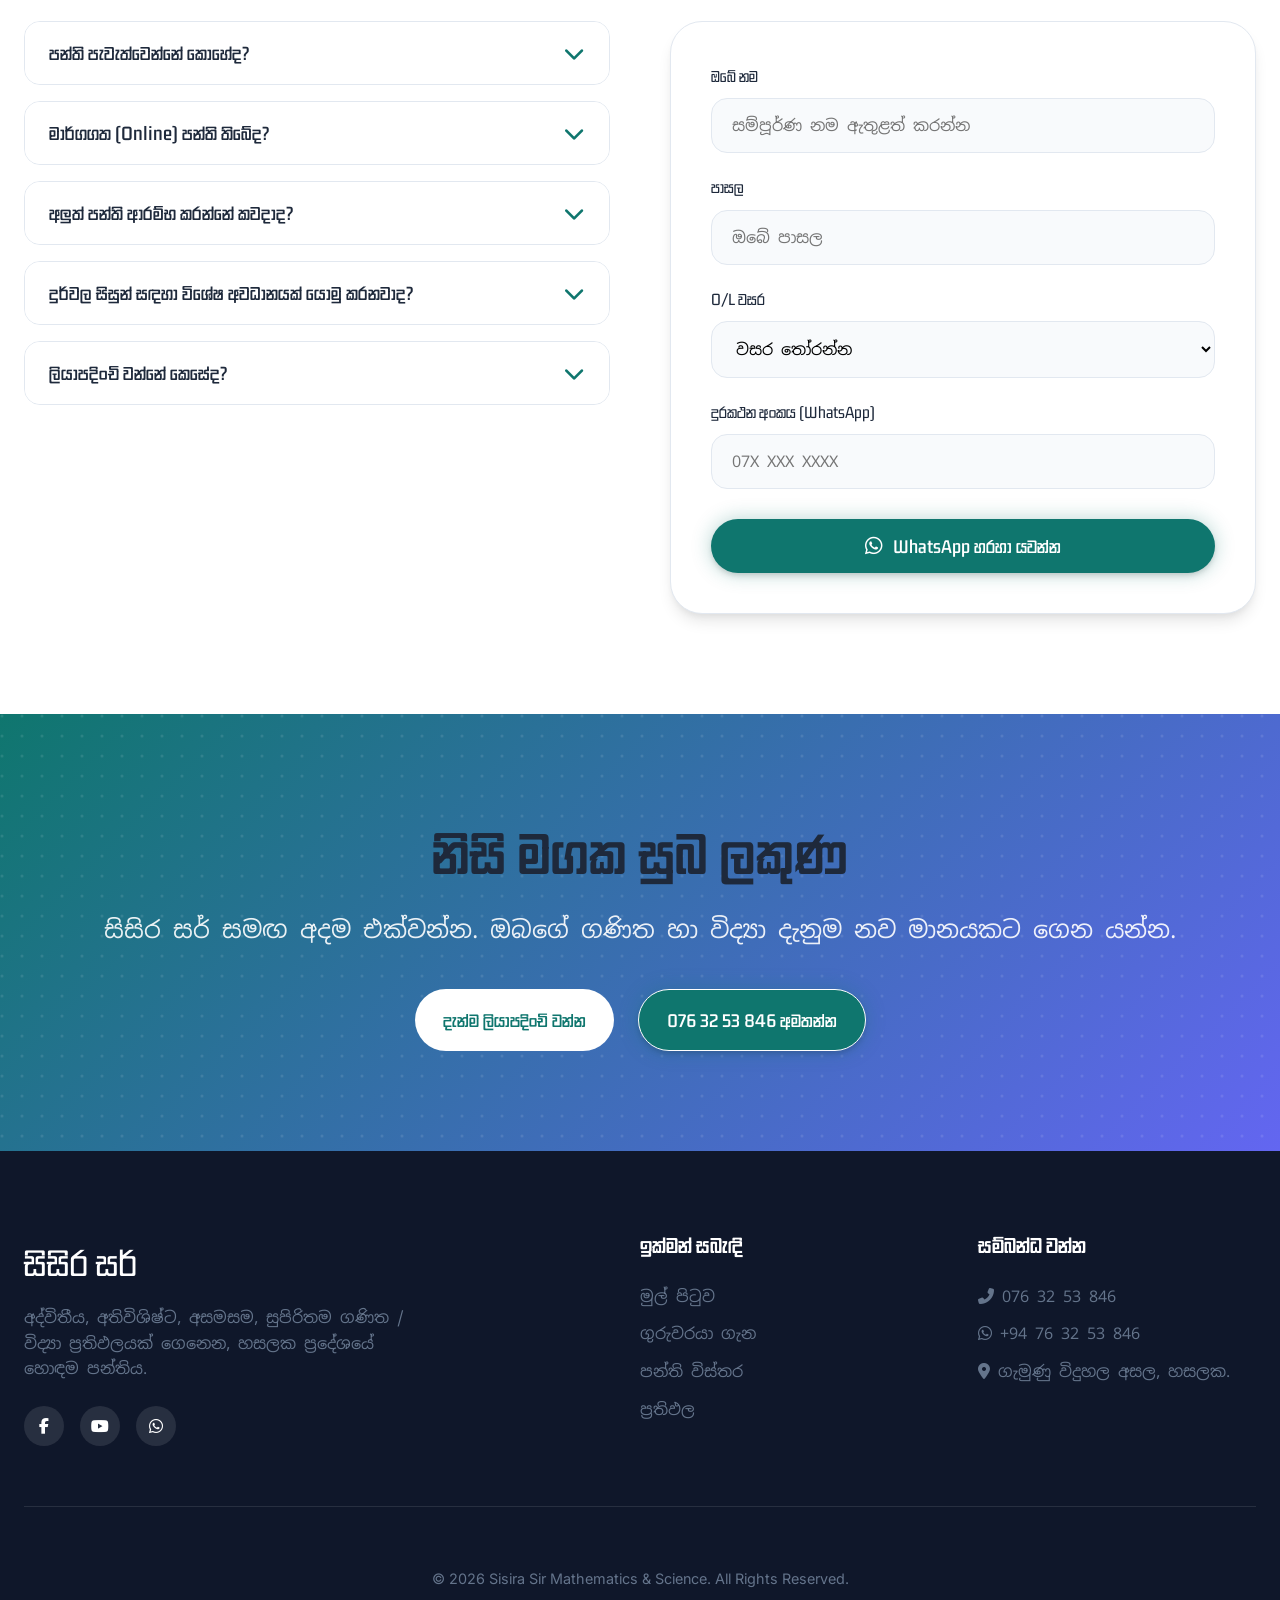
<file: sisira-maths.html>
<!DOCTYPE html>
<html lang="si">
<head>
    <meta charset="UTF-8">
    <meta name="viewport" content="width=device-width, initial-scale=1.0">
    <title>සිසිර සර් | ගණිතය සහ විද්‍යාව</title>
    <meta name="description" content="අද්විතීය, අතිවිශිෂ්ට, අසමසම, සුපිරිතම ගණිත / විද්‍යා ප්‍රතිඵලයක්. ගැමුණු විදුහල - හසලක">
    
    <!-- Google Fonts -->
    <link rel="preconnect" href="https://fonts.googleapis.com">
    <link rel="preconnect" href="https://fonts.gstatic.com" crossorigin>
    <link href="https://fonts.googleapis.com/css2?family=Gemunu+Libre:wght@400;600;700;800&family=Inter:wght@300;400;500;600&family=JetBrains+Mono:wght@400;500;700&family=Noto+Sans+Sinhala:wght@400;500;600;700&family=Space+Grotesk:wght@400;500;600;700;800&display=swap" rel="stylesheet">
    
    <!-- Font Awesome -->
    <link rel="stylesheet" href="https://cdnjs.cloudflare.com/ajax/libs/font-awesome/6.5.2/css/all.min.css">

    <style>
        :root {
            --primary: #0F766E;
            --primary-light: #14B8A6;
            --primary-dark: #0F5A55;
            --secondary: #6366F1;
            --secondary-light: #818CF8;
            --accent: #F59E0B;
            --bg: #F8FAFC;
            --card-bg: #FFFFFF;
            --section-bg: #F1F5F9;
            --dark: #0F172A;
            --dark-card: #1E293B;
            --text: #1E293B;
            --text-muted: #64748B;
            --border: #E2E8F0;
            --gradient-hero: linear-gradient(135deg, #0F766E 0%, #6366F1 100%);
            --gradient-gold: linear-gradient(135deg, #F59E0B, #EF4444);
            
            --font-heading: 'Space Grotesk', sans-serif;
            --font-body: 'Inter', sans-serif;
            --font-number: 'JetBrains Mono', monospace;
            --font-si-heading: 'Gemunu Libre', sans-serif;
            --font-si-body: 'Noto Sans Sinhala', sans-serif;
            
            --radius-sm: 8px;
            --radius-md: 16px;
            --radius-lg: 24px;
            --radius-xl: 32px;
            --radius-full: 9999px;
            
            --shadow-sm: 0 1px 2px 0 rgba(0, 0, 0, 0.05);
            --shadow-md: 0 4px 6px -1px rgba(0, 0, 0, 0.1), 0 2px 4px -1px rgba(0, 0, 0, 0.06);
            --shadow-lg: 0 10px 15px -3px rgba(0, 0, 0, 0.1), 0 4px 6px -2px rgba(0, 0, 0, 0.05);
            --shadow-xl: 0 20px 25px -5px rgba(0, 0, 0, 0.1), 0 10px 10px -5px rgba(0, 0, 0, 0.04);
            --shadow-glow: 0 0 20px rgba(15, 118, 110, 0.3);
            --shadow-glow-indigo: 0 0 30px rgba(99, 102, 241, 0.4);
            --shadow-glow-gold: 0 0 30px rgba(245, 158, 11, 0.4);
            
            --transition: all 0.3s cubic-bezier(0.4, 0, 0.2, 1);
        }

        /* RESET & BASE */
        * {
            margin: 0;
            padding: 0;
            box-sizing: border-box;
        }

        html {
            scroll-behavior: smooth;
        }

        body {
            font-family: var(--font-body);
            color: var(--text);
            background-color: var(--bg);
            line-height: 1.6;
            overflow-x: hidden;
        }

        .si-heading {
            font-family: var(--font-si-heading);
        }

        .si-body {
            font-family: var(--font-si-body);
        }
        
        .number {
            font-family: var(--font-number);
        }

        a {
            text-decoration: none;
            color: inherit;
            transition: var(--transition);
        }

        ul {
            list-style: none;
        }

        img {
            max-width: 100%;
            display: block;
        }

        .container {
            width: 100%;
            max-width: 1280px;
            margin: 0 auto;
            padding: 0 24px;
        }

        /* TYPOGRAPHY */
        h1, h2, h3, h4, h5, h6 {
            color: var(--text);
            line-height: 1.2;
        }

        .text-primary { color: var(--primary); }
        .text-secondary { color: var(--secondary); }
        .text-accent { color: var(--accent); }
        .text-white { color: #ffffff; }
        
        .gradient-text {
            background: var(--gradient-hero);
            -webkit-background-clip: text;
            -webkit-text-fill-color: transparent;
            background-clip: text;
        }
        
        .gradient-gold-text {
            background: var(--gradient-gold);
            -webkit-background-clip: text;
            -webkit-text-fill-color: transparent;
            background-clip: text;
        }

        /* BUTTONS */
        .btn {
            display: inline-flex;
            align-items: center;
            justify-content: center;
            gap: 10px;
            padding: 14px 28px;
            border-radius: var(--radius-full);
            font-weight: 600;
            font-family: var(--font-si-heading);
            font-size: 1.25rem;
            cursor: pointer;
            transition: var(--transition);
            border: none;
            position: relative;
            overflow: hidden;
            z-index: 1;
        }

        .btn::before {
            content: '';
            position: absolute;
            top: 0; left: 0; right: 0; bottom: 0;
            background: rgba(255, 255, 255, 0.1);
            z-index: -1;
            transform: scaleX(0);
            transform-origin: right;
            transition: transform 0.4s ease;
        }

        .btn:hover::before {
            transform: scaleX(1);
            transform-origin: left;
        }

        .btn-primary {
            background: var(--primary);
            color: white;
            box-shadow: var(--shadow-md), var(--shadow-glow);
        }

        .btn-primary:hover {
            background: var(--primary-dark);
            transform: translateY(-2px);
            box-shadow: var(--shadow-lg), var(--shadow-glow);
        }

        .btn-secondary {
            background: white;
            color: var(--primary);
            box-shadow: var(--shadow-md);
        }

        .btn-secondary:hover {
            color: var(--secondary);
            transform: translateY(-2px);
            box-shadow: var(--shadow-lg);
        }

        /* UTILITIES */
        .section-padding {
            padding: 100px 0;
        }

        .text-center { text-align: center; }
        
        .reveal {
            opacity: 0;
            transform: translateY(40px);
            transition: all 0.8s ease-out;
        }
        
        .reveal.active {
            opacity: 1;
            transform: translateY(0);
        }

        /* ANNOUNCEMENT BAR */
        .announcement-bar {
            background: var(--gradient-hero);
            color: white;
            padding: 10px 20px;
            text-align: center;
            font-family: var(--font-si-body);
            font-size: 0.95rem;
            font-weight: 500;
            letter-spacing: 0.5px;
            position: relative;
            z-index: 1000;
        }

        /* NAVBAR */
        .navbar {
            position: fixed;
            top: 40px; /* Below announcement */
            left: 0;
            width: 100%;
            z-index: 999;
            padding: 20px 0;
            transition: var(--transition);
            background: rgba(255, 255, 255, 0.1);
            backdrop-filter: blur(10px);
            -webkit-backdrop-filter: blur(10px);
            border-bottom: 1px solid rgba(255, 255, 255, 0.1);
        }

        .navbar.scrolled {
            top: 0;
            padding: 15px 0;
            background: rgba(255, 255, 255, 0.95);
            box-shadow: var(--shadow-sm);
            border-bottom: 1px solid var(--border);
        }

        .nav-container {
            display: flex;
            justify-content: space-between;
            align-items: center;
        }

        .nav-brand {
            display: flex;
            flex-direction: column;
        }

        .nav-brand .title {
            font-family: var(--font-si-heading);
            font-size: 2rem;
            font-weight: 800;
            color: var(--primary);
            line-height: 1.1;
        }
        
        .navbar:not(.scrolled) .nav-brand .title {
            color: white;
            text-shadow: 0 2px 4px rgba(0,0,0,0.1);
        }

        .nav-brand .subtitle {
            font-family: var(--font-si-body);
            font-size: 0.85rem;
            color: var(--secondary);
            font-weight: 600;
            letter-spacing: 1px;
        }

        .navbar:not(.scrolled) .nav-brand .subtitle {
            color: rgba(255, 255, 255, 0.9);
        }

        .nav-menu {
            display: flex;
            gap: 32px;
            align-items: center;
        }

        .nav-link {
            font-family: var(--font-si-body);
            font-weight: 600;
            font-size: 1.05rem;
            color: var(--text);
            position: relative;
        }

        .navbar:not(.scrolled) .nav-link {
            color: white;
        }

        .nav-link::after {
            content: '';
            position: absolute;
            width: 0;
            height: 2px;
            bottom: -4px;
            left: 0;
            background: var(--primary);
            transition: var(--transition);
        }
        
        .navbar:not(.scrolled) .nav-link::after {
            background: white;
        }

        .nav-link:hover::after {
            width: 100%;
        }

        .nav-cta {
            padding: 10px 24px;
            font-size: 1.1rem;
        }

        .hamburger {
            display: none;
            cursor: pointer;
            border: none;
            background: transparent;
            font-size: 1.5rem;
            color: var(--text);
        }
        
        .navbar:not(.scrolled) .hamburger {
            color: white;
        }

        /* MOBILE MENU DRAWER */
        .mobile-drawer {
            position: fixed;
            top: 0;
            right: -100%;
            width: 80%;
            max-width: 400px;
            height: 100vh;
            background: var(--card-bg);
            z-index: 1001;
            padding: 80px 32px 32px;
            box-shadow: -10px 0 30px rgba(0, 0, 0, 0.1);
            transition: right 0.4s ease;
            display: flex;
            flex-direction: column;
            gap: 30px;
        }

        .mobile-drawer.active {
            right: 0;
        }

        .drawer-close {
            position: absolute;
            top: 24px;
            right: 24px;
            font-size: 1.5rem;
            background: none;
            border: none;
            cursor: pointer;
            color: var(--text);
        }

        .mobile-drawer .nav-link {
            font-size: 1.25rem;
            color: var(--text);
            display: block;
        }
        
        .mobile-drawer .nav-link::after {
            background: var(--primary);
        }

        .overlay {
            position: fixed;
            top: 0;
            left: 0;
            width: 100%;
            height: 100%;
            background: rgba(0, 0, 0, 0.5);
            backdrop-filter: blur(4px);
            z-index: 1000;
            opacity: 0;
            visibility: hidden;
            transition: var(--transition);
        }

        .overlay.active {
            opacity: 1;
            visibility: visible;
        }

        /* HERO SECTION */
        .hero {
            position: relative;
            min-height: 100vh;
            display: flex;
            align-items: center;
            background: var(--gradient-hero);
            padding-top: 100px;
            overflow: hidden;
            color: white;
        }

        #hero-canvas {
            position: absolute;
            top: 0; left: 0; width: 100%; height: 100%;
            z-index: 1;
            opacity: 0.6;
        }

        .hero-container {
            position: relative;
            z-index: 2;
            display: grid;
            grid-template-columns: 1fr 1fr;
            gap: 60px;
            align-items: center;
        }

        .hero-content {
            padding-right: 20px;
        }

        .hero-tagline {
            font-family: var(--font-si-heading);
            font-size: 2.5rem;
            font-weight: 700;
            color: rgba(255, 255, 255, 0.9);
            margin-bottom: 10px;
            text-shadow: 0 2px 10px rgba(0,0,0,0.1);
        }

        .hero-sub {
            font-family: var(--font-si-body);
            font-size: 1.5rem;
            font-weight: 500;
            color: var(--accent);
            margin-bottom: 15px;
            line-height: 1.4;
        }

        .hero-title {
            font-family: var(--font-si-heading);
            font-size: 5.5rem;
            font-weight: 800;
            line-height: 1.1;
            margin-bottom: 40px;
            text-shadow: 0 4px 20px rgba(0,0,0,0.2);
        }

        .hero-stats {
            display: flex;
            gap: 30px;
            margin-bottom: 40px;
        }

        .hero-stat {
            background: rgba(255, 255, 255, 0.1);
            backdrop-filter: blur(10px);
            padding: 20px;
            border-radius: var(--radius-lg);
            border: 1px solid rgba(255, 255, 255, 0.2);
            text-align: center;
            flex: 1;
            box-shadow: var(--shadow-lg);
        }

        .hero-stat-num {
            font-family: var(--font-number);
            font-size: 3rem;
            font-weight: 700;
            color: var(--accent);
            line-height: 1;
            margin-bottom: 5px;
        }

        .hero-stat-label {
            font-family: var(--font-si-body);
            font-size: 1rem;
            font-weight: 600;
        }

        .hero-actions {
            display: flex;
            gap: 20px;
        }

        .hero-image-wrapper {
            position: relative;
        }

        .hero-image {
            width: 100%;
            max-width: 500px;
            margin: 0 auto;
            border-radius: 40px 40px 10px 10px;
            box-shadow: 0 30px 60px rgba(0, 0, 0, 0.3), var(--shadow-glow-indigo);
            border: 8px solid rgba(255, 255, 255, 0.1);
            position: relative;
            z-index: 2;
        }

        .hero-glow {
            position: absolute;
            top: 50%;
            left: 50%;
            transform: translate(-50%, -50%);
            width: 120%;
            height: 120%;
            background: radial-gradient(circle, rgba(255,255,255,0.2) 0%, rgba(255,255,255,0) 70%);
            z-index: 1;
        }

        /* FLOATING MATH SYMBOLS */
        .math-symbol {
            position: absolute;
            color: rgba(255, 255, 255, 0.4);
            font-family: var(--font-heading);
            font-weight: bold;
            z-index: 3;
            pointer-events: none;
            user-select: none;
        }

        @keyframes float1 { 0%, 100% { transform: translateY(0) rotate(0deg); } 50% { transform: translateY(-20px) rotate(10deg); } }
        @keyframes float2 { 0%, 100% { transform: translateY(0) rotate(0deg); } 50% { transform: translateY(-30px) rotate(-15deg); } }
        @keyframes float3 { 0%, 100% { transform: translateY(0) scale(1); } 50% { transform: translateY(-15px) scale(1.1); } }

        .sym-1 { top: 10%; left: -5%; font-size: 3rem; animation: float1 6s infinite ease-in-out; }
        .sym-2 { top: 70%; left: -10%; font-size: 4rem; animation: float2 8s infinite ease-in-out; }
        .sym-3 { top: 20%; right: -5%; font-size: 3.5rem; animation: float3 7s infinite ease-in-out; }
        .sym-4 { top: 80%; right: 0%; font-size: 2.5rem; animation: float1 9s infinite ease-in-out; }
        .sym-5 { top: 40%; left: 80%; font-size: 5rem; animation: float2 10s infinite ease-in-out; opacity: 0.2; }

        /* ACHIEVEMENT STRIP */
        .achievements-strip {
            position: relative;
            margin-top: -60px;
            z-index: 10;
            padding: 0 20px;
        }

        .achievements-grid {
            display: grid;
            grid-template-columns: repeat(4, 1fr);
            gap: 24px;
            background: var(--card-bg);
            border-radius: var(--radius-xl);
            padding: 40px;
            box-shadow: var(--shadow-xl);
        }

        .achievement-card {
            text-align: center;
            padding: 20px;
            border-radius: var(--radius-lg);
            background: var(--bg);
            position: relative;
            overflow: hidden;
            transition: var(--transition);
            border: 1px solid var(--border);
        }
        
        .achievement-card::before {
            content: '';
            position: absolute;
            top: 0; left: 0; width: 100%; height: 4px;
            background: var(--gradient-hero);
            transform: scaleX(0);
            transition: var(--transition);
        }

        .achievement-card:hover {
            transform: translateY(-5px);
            box-shadow: var(--shadow-md);
        }

        .achievement-card:hover::before {
            transform: scaleX(1);
        }

        .achieve-num {
            font-family: var(--font-number);
            font-size: 4rem;
            font-weight: 700;
            line-height: 1;
            margin-bottom: 10px;
            background: var(--gradient-hero);
            -webkit-background-clip: text;
            -webkit-text-fill-color: transparent;
        }

        .achieve-label {
            font-family: var(--font-si-heading);
            font-size: 1.4rem;
            color: var(--text);
            font-weight: 600;
        }

        /* ABOUT SECTION */
        .about {
            background: white;
        }

        .about-grid {
            display: grid;
            grid-template-columns: 5fr 7fr;
            gap: 60px;
            align-items: center;
        }

        .about-image {
            border-radius: var(--radius-xl);
            padding: 10px;
            background: var(--gradient-hero);
            box-shadow: var(--shadow-lg);
        }
        
        .about-image img {
            border-radius: calc(var(--radius-xl) - 4px);
        }

        .section-eyebrow {
            font-family: var(--font-si-body);
            color: var(--primary);
            font-weight: 700;
            text-transform: uppercase;
            letter-spacing: 2px;
            margin-bottom: 10px;
            display: block;
        }

        .section-title {
            font-family: var(--font-si-heading);
            font-size: 3.5rem;
            font-weight: 800;
            margin-bottom: 24px;
            color: var(--text);
        }

        .about-text {
            font-family: var(--font-si-body);
            font-size: 1.15rem;
            color: var(--text-muted);
            margin-bottom: 30px;
        }

        .qualifications-grid {
            display: grid;
            grid-template-columns: repeat(2, 1fr);
            gap: 16px;
            margin-bottom: 40px;
        }

        .qual-card {
            background: var(--section-bg);
            padding: 16px 20px;
            border-radius: var(--radius-md);
            display: flex;
            align-items: center;
            gap: 12px;
            transition: var(--transition);
            border: 1px solid var(--border);
        }

        .qual-card:hover {
            background: white;
            box-shadow: var(--shadow-sm);
            border-color: var(--primary-light);
        }

        .qual-icon {
            color: var(--primary);
            font-size: 1.5rem;
        }

        .qual-text {
            font-weight: 600;
            font-size: 0.95rem;
        }

        /* WHY CHOOSE SECTION */
        .features {
            background: var(--section-bg);
        }

        .features-grid {
            display: grid;
            grid-template-columns: repeat(3, 1fr);
            gap: 30px;
            margin-top: 50px;
        }

        .feature-card {
            background: var(--card-bg);
            padding: 40px 30px;
            border-radius: var(--radius-lg);
            text-align: center;
            transition: var(--transition);
            position: relative;
            overflow: hidden;
            box-shadow: var(--shadow-sm);
        }

        .feature-card::before {
            content: '';
            position: absolute;
            top: 0; left: 0; width: 100%; height: 4px;
            background: var(--gradient-hero);
            opacity: 0;
            transition: var(--transition);
        }

        .feature-card:hover {
            transform: translateY(-10px);
            box-shadow: var(--shadow-lg);
        }

        .feature-card:hover::before {
            opacity: 1;
        }

        .feature-icon {
            width: 80px;
            height: 80px;
            background: var(--bg);
            border-radius: 50%;
            display: flex;
            align-items: center;
            justify-content: center;
            font-size: 2rem;
            color: var(--primary);
            margin: 0 auto 24px;
            transition: var(--transition);
        }

        .feature-card:hover .feature-icon {
            background: var(--primary);
            color: white;
            transform: rotateY(180deg);
        }

        .feature-title {
            font-family: var(--font-si-heading);
            font-size: 1.75rem;
            margin-bottom: 16px;
        }

        .feature-desc {
            font-family: var(--font-si-body);
            color: var(--text-muted);
            font-size: 1.05rem;
        }

        /* RESULTS SECTION - KEY HIGHLIGHT */
        .results {
            background: var(--dark);
            color: white;
            position: relative;
            overflow: hidden;
        }
        
        .results::before {
            content: '';
            position: absolute;
            top: -50%; left: -50%; width: 200%; height: 200%;
            background: radial-gradient(circle at center, rgba(15, 118, 110, 0.15) 0%, transparent 50%);
            z-index: 1;
        }

        .results .container {
            position: relative;
            z-index: 2;
        }

        .results .section-title {
            color: white;
            text-shadow: 0 0 20px rgba(255,255,255,0.2);
            font-size: 4.5rem;
        }
        
        .results-sub {
            font-family: var(--font-si-body);
            font-size: 1.5rem;
            color: var(--primary-light);
            margin-bottom: 60px;
        }

        .results-grid {
            display: grid;
            grid-template-columns: 1fr 1fr;
            gap: 40px;
            margin-bottom: 60px;
        }

        .result-card-premium {
            background: var(--dark-card);
            border-radius: var(--radius-xl);
            padding: 60px 40px;
            text-align: center;
            border: 1px solid rgba(255,255,255,0.1);
            position: relative;
            transition: var(--transition);
        }

        .result-card-premium.maths {
            box-shadow: 0 20px 40px rgba(0,0,0,0.5), inset 0 0 0 1px rgba(245, 158, 11, 0.3), var(--shadow-glow-gold);
        }

        .result-card-premium.science {
            box-shadow: 0 20px 40px rgba(0,0,0,0.5), inset 0 0 0 1px rgba(99, 102, 241, 0.3), var(--shadow-glow-indigo);
        }

        .result-card-premium:hover {
            transform: translateY(-10px);
        }

        .res-subject {
            font-family: var(--font-si-heading);
            font-size: 2.5rem;
            margin-bottom: 20px;
            color: rgba(255,255,255,0.9);
        }

        .res-grade {
            font-family: var(--font-number);
            font-size: 8rem;
            font-weight: 800;
            line-height: 1;
            margin-bottom: 10px;
        }
        
        .maths .res-grade {
            background: var(--gradient-gold);
            -webkit-background-clip: text;
            -webkit-text-fill-color: transparent;
        }
        
        .science .res-grade {
            background: var(--gradient-hero);
            -webkit-background-clip: text;
            -webkit-text-fill-color: transparent;
        }

        .res-count {
            display: inline-block;
            background: rgba(255,255,255,0.1);
            padding: 10px 30px;
            border-radius: var(--radius-full);
            font-family: var(--font-si-heading);
            font-size: 1.5rem;
            letter-spacing: 1px;
        }

        .extra-results {
            display: flex;
            flex-direction: column;
            align-items: center;
            gap: 24px;
        }

        .badge-gold {
            background: linear-gradient(135deg, rgba(245, 158, 11, 0.2), rgba(239, 68, 68, 0.2));
            border: 1px solid var(--accent);
            padding: 20px 40px;
            border-radius: var(--radius-full);
            font-family: var(--font-si-heading);
            font-size: 2.5rem;
            color: var(--accent);
            box-shadow: var(--shadow-glow-gold);
        }

        .badge-class {
            font-family: var(--font-si-body);
            font-size: 1.5rem;
            color: var(--text-muted);
            background: rgba(255,255,255,0.05);
            padding: 15px 30px;
            border-radius: var(--radius-full);
        }

        /* TIMELINE SECTION */
        .timeline-section {
            background: white;
        }

        .timeline {
            max-width: 800px;
            margin: 60px auto 0;
            position: relative;
        }

        .timeline::before {
            content: '';
            position: absolute;
            top: 0; left: 50%;
            width: 4px; height: 100%;
            background: var(--gradient-hero);
            transform: translateX(-50%);
            border-radius: 4px;
        }

        .timeline-item {
            display: flex;
            justify-content: space-between;
            align-items: center;
            margin-bottom: 40px;
            position: relative;
            width: 100%;
        }
        
        .timeline-item:last-child { margin-bottom: 0; }

        .timeline-content {
            width: 45%;
            background: var(--section-bg);
            padding: 30px;
            border-radius: var(--radius-lg);
            box-shadow: var(--shadow-sm);
            transition: var(--transition);
        }

        .timeline-item:nth-child(odd) .timeline-content { text-align: right; }
        .timeline-item:nth-child(even) .timeline-content { margin-left: auto; }

        .timeline-content:hover {
            transform: translateY(-5px);
            box-shadow: var(--shadow-md);
            background: white;
            border: 1px solid var(--primary-light);
        }

        .timeline-icon {
            position: absolute;
            top: 50%; left: 50%;
            transform: translate(-50%, -50%);
            width: 50px; height: 50px;
            background: var(--primary);
            color: white;
            border-radius: 50%;
            display: flex;
            align-items: center;
            justify-content: center;
            font-size: 1.25rem;
            border: 4px solid white;
            box-shadow: var(--shadow-sm);
            z-index: 2;
        }

        .timeline-item:last-child .timeline-icon {
            background: var(--accent);
            transform: translate(-50%, -50%) scale(1.2);
            box-shadow: var(--shadow-glow-gold);
        }

        .timeline-title {
            font-family: var(--font-si-heading);
            font-size: 1.8rem;
            margin-bottom: 10px;
            color: var(--primary);
        }

        /* TESTIMONIALS */
        .testimonials {
            background: var(--section-bg);
        }

        .test-grid {
            display: grid;
            grid-template-columns: repeat(3, 1fr);
            gap: 30px;
            margin-top: 50px;
        }

        .test-card {
            background: white;
            padding: 40px 30px;
            border-radius: var(--radius-lg);
            box-shadow: var(--shadow-sm);
            position: relative;
        }

        .stars {
            color: var(--accent);
            margin-bottom: 20px;
            font-size: 1.2rem;
        }

        .test-text {
            font-family: var(--font-si-body);
            font-size: 1.1rem;
            color: var(--text);
            margin-bottom: 24px;
            font-style: italic;
        }

        .test-author {
            display: flex;
            align-items: center;
            gap: 15px;
        }

        .test-avatar {
            width: 50px; height: 50px;
            background: var(--gradient-hero);
            border-radius: 50%;
            display: flex;
            align-items: center;
            justify-content: center;
            color: white;
            font-weight: bold;
            font-size: 1.2rem;
        }

        .test-name {
            font-family: var(--font-si-heading);
            font-size: 1.2rem;
            font-weight: 600;
        }

        .test-school {
            font-size: 0.9rem;
            color: var(--text-muted);
        }

        /* FAQ & ENROLLMENT */
        .dual-section {
            background: white;
            padding: 100px 0;
        }

        .dual-grid {
            display: grid;
            grid-template-columns: 1fr 1fr;
            gap: 60px;
        }

        /* FAQ */
        .faq-item {
            margin-bottom: 16px;
            border: 1px solid var(--border);
            border-radius: var(--radius-md);
            overflow: hidden;
        }

        .faq-question {
            width: 100%;
            text-align: left;
            padding: 20px 24px;
            background: white;
            border: none;
            font-family: var(--font-si-heading);
            font-size: 1.3rem;
            font-weight: 600;
            color: var(--text);
            cursor: pointer;
            display: flex;
            justify-content: space-between;
            align-items: center;
            transition: var(--transition);
        }

        .faq-question:hover {
            background: var(--section-bg);
        }

        .faq-question i {
            transition: transform 0.3s ease;
            color: var(--primary);
        }

        .faq-item.active .faq-question {
            background: var(--section-bg);
            color: var(--primary);
        }

        .faq-item.active .faq-question i {
            transform: rotate(180deg);
        }

        .faq-answer {
            max-height: 0;
            overflow: hidden;
            transition: max-height 0.4s ease;
            background: white;
        }

        .faq-answer-content {
            padding: 0 24px 24px;
            font-family: var(--font-si-body);
            color: var(--text-muted);
            font-size: 1.05rem;
        }

        /* FORM */
        .enroll-form {
            background: var(--card-bg);
            padding: 40px;
            border-radius: var(--radius-xl);
            box-shadow: var(--shadow-lg);
            border: 1px solid var(--border);
        }

        .form-group {
            margin-bottom: 20px;
        }

        .form-label {
            display: block;
            font-family: var(--font-si-heading);
            font-size: 1.1rem;
            margin-bottom: 8px;
            color: var(--text);
        }

        .form-control {
            width: 100%;
            padding: 16px 20px;
            border: 1px solid var(--border);
            border-radius: var(--radius-md);
            font-family: var(--font-si-body);
            font-size: 1rem;
            transition: var(--transition);
            background: var(--bg);
        }

        .form-control:focus {
            outline: none;
            border-color: var(--primary);
            box-shadow: 0 0 0 4px rgba(15, 118, 110, 0.1);
            background: white;
        }

        .form-submit {
            width: 100%;
            margin-top: 10px;
            padding: 16px;
        }

        /* CTA SECTION */
        .cta-section {
            background: var(--gradient-hero);
            padding: 100px 0;
            text-align: center;
            color: white;
            position: relative;
            overflow: hidden;
        }

        .cta-section::before {
            content: '';
            position: absolute;
            top: 0; left: 0; width: 100%; height: 100%;
            background: url('data:image/svg+xml;utf8,<svg width="20" height="20" xmlns="http://www.w3.org/2000/svg"><circle cx="2" cy="2" r="1.5" fill="rgba(255,255,255,0.1)"/></svg>') repeat;
        }

        .cta-container {
            position: relative;
            z-index: 2;
        }

        .cta-title {
            font-family: var(--font-si-heading);
            font-size: 4rem;
            margin-bottom: 20px;
        }
        
        .cta-sub {
            font-family: var(--font-si-body);
            font-size: 1.5rem;
            margin-bottom: 40px;
            opacity: 0.9;
        }

        .cta-actions {
            display: flex;
            justify-content: center;
            gap: 24px;
        }

        /* FOOTER */
        .footer {
            background: var(--dark);
            color: white;
            padding: 80px 0 30px;
        }

        .footer-grid {
            display: grid;
            grid-template-columns: 2fr 1fr 1fr;
            gap: 60px;
            margin-bottom: 60px;
            padding-bottom: 60px;
            border-bottom: 1px solid rgba(255,255,255,0.1);
        }

        .footer-brand .title {
            font-family: var(--font-si-heading);
            font-size: 2.5rem;
            color: white;
            margin-bottom: 10px;
            display: block;
        }

        .footer-desc {
            font-family: var(--font-si-body);
            color: var(--text-muted);
            margin-bottom: 24px;
            max-width: 400px;
        }

        .social-links {
            display: flex;
            gap: 16px;
        }

        .social-link {
            width: 40px; height: 40px;
            border-radius: 50%;
            background: rgba(255,255,255,0.1);
            display: flex;
            align-items: center;
            justify-content: center;
            color: white;
            transition: var(--transition);
        }

        .social-link:hover {
            background: var(--primary);
            transform: translateY(-3px);
        }

        .footer-title {
            font-family: var(--font-si-heading);
            font-size: 1.5rem;
            margin-bottom: 24px;
            color: white;
        }

        .footer-links {
            display: flex;
            flex-direction: column;
            gap: 12px;
        }

        .footer-link {
            font-family: var(--font-si-body);
            color: var(--text-muted);
            transition: var(--transition);
        }

        .footer-link:hover {
            color: var(--primary-light);
            padding-left: 5px;
        }

        .footer-bottom {
            text-align: center;
            font-family: var(--font-body);
            color: var(--text-muted);
            font-size: 0.9rem;
        }

        /* FLOATING WHATSAPP */
        .float-wa {
            position: fixed;
            bottom: 30px;
            right: 30px;
            width: 60px;
            height: 60px;
            background: #25D366;
            color: white;
            border-radius: 50%;
            display: flex;
            align-items: center;
            justify-content: center;
            font-size: 2rem;
            box-shadow: 0 4px 15px rgba(37, 211, 102, 0.4);
            z-index: 900;
            transition: var(--transition);
            animation: pulse 2s infinite;
        }

        .float-wa:hover {
            transform: scale(1.1);
            background: #128C7E;
        }

        @keyframes pulse {
            0% { box-shadow: 0 0 0 0 rgba(37, 211, 102, 0.7); }
            70% { box-shadow: 0 0 0 15px rgba(37, 211, 102, 0); }
            100% { box-shadow: 0 0 0 0 rgba(37, 211, 102, 0); }
        }

        /* RESPONSIVE DESIGN */
        @media (max-width: 1024px) {
            .nav-menu { display: none; }
            .hamburger { display: block; }
            
            .hero-container {
                grid-template-columns: 1fr;
                text-align: center;
                gap: 40px;
            }
            .hero-actions { justify-content: center; }
            .math-symbol { display: none; }
            
            .achievements-grid { grid-template-columns: repeat(2, 1fr); }
            
            .about-grid { grid-template-columns: 1fr; }
            .about-image { max-width: 500px; margin: 0 auto; }
            
            .features-grid { grid-template-columns: repeat(2, 1fr); }
            
            .results-grid { grid-template-columns: 1fr; }
            
            .test-grid { grid-template-columns: repeat(2, 1fr); }
            
            .dual-grid { grid-template-columns: 1fr; }
        }

        @media (max-width: 768px) {
            .hero-title { font-size: 4rem; }
            .hero-stats { flex-direction: column; gap: 15px; }
            
            .timeline::before { left: 30px; }
            .timeline-item { justify-content: flex-start; }
            .timeline-content { width: calc(100% - 80px); margin-left: 80px !important; text-align: left !important; }
            .timeline-icon { left: 30px; }
            
            .features-grid, .test-grid { grid-template-columns: 1fr; }
            
            .footer-grid { grid-template-columns: 1fr; gap: 40px; }
            
            .cta-title { font-size: 3rem; }
            .cta-actions { flex-direction: column; }
            .btn { width: 100%; }
        }
        
        @media (max-width: 480px) {
            .hero-title { font-size: 3rem; }
            .achievements-grid { grid-template-columns: 1fr; }
            .res-grade { font-size: 6rem; }
            .badge-gold { font-size: 1.8rem; padding: 15px 20px; }
        }
    </style>
</head>
<body>

    <!-- Announcement Bar -->
    <div class="announcement-bar">
        🎓 2026 O/L Batch ආරම්භයි! | ගැමුණු විදුහල - හසලක | <i class="fas fa-phone-alt" style="margin:0 5px;"></i> 076 32 53 846
    </div>

    <!-- Navbar -->
    <nav class="navbar" id="navbar">
        <div class="container nav-container">
            <a href="#" class="nav-brand">
                <span class="title">සිසිර සර්</span>
                <span class="subtitle">ගණිතය | විද්‍යාව</span>
            </a>
            
            <ul class="nav-menu">
                <li><a href="#about" class="nav-link">ගැන</a></li>
                <li><a href="#features" class="nav-link">පන්ති</a></li>
                <li><a href="#results" class="nav-link">ප්‍රතිඵල</a></li>
                <li><a href="#faq" class="nav-link">FAQ</a></li>
                <li><a href="#enroll" class="btn btn-primary nav-cta">ලියාපදිංචි වන්න</a></li>
            </ul>
            
            <button class="hamburger" id="hamburger">
                <i class="fas fa-bars"></i>
            </button>
        </div>
    </nav>

    <!-- Mobile Drawer -->
    <div class="overlay" id="overlay"></div>
    <div class="mobile-drawer" id="mobileDrawer">
        <button class="drawer-close" id="drawerClose"><i class="fas fa-times"></i></button>
        <a href="#" class="nav-brand" style="margin-bottom:20px;">
            <span class="title">සිසිර සර්</span>
            <span class="subtitle" style="color:var(--text-muted);">ගණිතය | විද්‍යාව</span>
        </a>
        <a href="#about" class="nav-link mobile-link">ගැන</a>
        <a href="#features" class="nav-link mobile-link">පන්ති</a>
        <a href="#results" class="nav-link mobile-link">ප්‍රතිඵල</a>
        <a href="#faq" class="nav-link mobile-link">FAQ</a>
        <a href="#enroll" class="btn btn-primary mobile-link" style="margin-top:auto;">ලියාපදිංචි වන්න</a>
    </div>

    <!-- Hero Section -->
    <section class="hero" id="home">
        <canvas id="hero-canvas"></canvas>
        
        <!-- Floating Math Symbols -->
        <div class="math-symbol sym-1">a²+b²=c²</div>
        <div class="math-symbol sym-2">π</div>
        <div class="math-symbol sym-3">∫</div>
        <div class="math-symbol sym-4">√</div>
        <div class="math-symbol sym-5">sinθ</div>

        <div class="container hero-container">
            <div class="hero-content reveal">
                <div class="hero-tagline">නිසි මගක සුබ ලකුණ</div>
                <div class="hero-sub">අද්විතීය, අතිවිශිෂ්ට, අසමසම, සුපිරිතම</div>
                <h1 class="hero-title">ගණිත / විද්‍යා ප්‍රතිඵලයක්</h1>
                
                <div class="hero-stats">
                    <div class="hero-stat">
                        <div class="hero-stat-num counter" data-target="53">0</div>
                        <div class="hero-stat-label">A ගණිතය</div>
                    </div>
                    <div class="hero-stat">
                        <div class="hero-stat-num counter" data-target="37">0</div>
                        <div class="hero-stat-label">A විද්‍යාව</div>
                    </div>
                    <div class="hero-stat">
                        <div class="hero-stat-num counter" data-target="23">0</div>
                        <div class="hero-stat-label">A-9 ප්‍රතිඵල</div>
                    </div>
                </div>
                
                <div class="hero-actions">
                    <a href="#enroll" class="btn btn-primary">පන්තියට එක්වන්න <i class="fas fa-arrow-right"></i></a>
                    <a href="#features" class="btn btn-secondary" style="background:rgba(255,255,255,0.1); color:white; backdrop-filter:blur(5px); border:1px solid rgba(255,255,255,0.3);">කාලසටහන බලන්න</a>
                </div>
            </div>
            
            <div class="hero-image-wrapper reveal">
                <div class="hero-glow"></div>
                <img src="assets/sisira-sir.jpg" alt="Sisira Sir" class="hero-image" onerror="this.src='https://via.placeholder.com/500x600/0F766E/FFFFFF?text=Sisira+Sir'">
            </div>
        </div>
    </section>

    <!-- Achievement Strip -->
    <div class="achievements-strip container">
        <div class="achievements-grid reveal">
            <div class="achievement-card">
                <div class="achieve-num counter" data-target="53">0</div>
                <div class="achieve-label">ගණිත A සාමාර්ථ</div>
            </div>
            <div class="achievement-card">
                <div class="achieve-num counter" data-target="37">0</div>
                <div class="achieve-label">විද්‍යා A සාමාර්ථ</div>
            </div>
            <div class="achievement-card">
                <div class="achieve-num counter" data-target="23">0</div>
                <div class="achieve-label">A-9 සාමාර්ථ</div>
            </div>
            <div class="achievement-card">
                <div class="achieve-num counter" data-target="82">0</div>
                <div class="achieve-label">සිසුන් එක් පන්තියකින්</div>
            </div>
        </div>
    </div>

    <!-- About Section -->
    <section class="about section-padding" id="about">
        <div class="container about-grid">
            <div class="about-image reveal">
                <img src="assets/sisira-sir-flyer.jpg" alt="Sisira Sir Flyer" onerror="this.src='https://via.placeholder.com/600x800/1E293B/FFFFFF?text=Sisira+Sir+Flyer'">
            </div>
            <div class="about-content reveal">
                <span class="section-eyebrow">ගුරුවරයා ගැන</span>
                <h2 class="section-title">සිසිර සර්</h2>
                <p class="about-text">
                    ගැමුණු විදුහල - හසලක හි වසර ගණනාවක අත්දැකීම් සහිතව, සිසුන්ගේ ගණිත හා විද්‍යා දැනුම වර්ධනය කරමින් විශිෂ්ට ප්‍රතිඵල කරා ගෙන යාමට කැපවූ ප්‍රවීණ ගුරුවරයෙකි. දරුවන්ගේ මනසට ගැලපෙන සරල ඉගැන්වීම් රටාව තුළින් විෂය කෙරෙහි ඇති බිය පහ කර, ඉහළම සාමාර්ථ කරා යොමු කිරීම අපගේ අරමුණයි.
                </p>
                
                <div class="qualifications-grid">
                    <div class="qual-card">
                        <i class="fas fa-graduation-cap qual-icon"></i>
                        <span class="qual-text">BSC (Maths) (Phy. Science)</span>
                    </div>
                    <div class="qual-card">
                        <i class="fas fa-chalkboard-teacher qual-icon"></i>
                        <span class="qual-text">Maths Trained</span>
                    </div>
                    <div class="qual-card">
                        <i class="fas fa-laptop-code qual-icon"></i>
                        <span class="qual-text">BIT</span>
                    </div>
                    <div class="qual-card">
                        <i class="fas fa-certificate qual-icon"></i>
                        <span class="qual-text">Dip. in Edu</span>
                    </div>
                    <div class="qual-card">
                        <i class="fas fa-pen-alt qual-icon"></i>
                        <span class="qual-text">O/L & A/L Paper Marker</span>
                    </div>
                    <div class="qual-card">
                        <i class="fas fa-user-graduate qual-icon"></i>
                        <span class="qual-text">B. Eng (Following) (OUSL)</span>
                    </div>
                </div>
                
                <a href="#enroll" class="btn btn-primary">පන්තියට සම්බන්ධ වන්න</a>
            </div>
        </div>
    </section>

    <!-- Why Choose Section -->
    <section class="features section-padding" id="features">
        <div class="container">
            <div class="text-center reveal">
                <span class="section-eyebrow">සුවිශේෂතා</span>
                <h2 class="section-title">ඇයි මේ පන්තිය?</h2>
            </div>
            
            <div class="features-grid">
                <div class="feature-card reveal">
                    <div class="feature-icon"><i class="fas fa-lightbulb"></i></div>
                    <h3 class="feature-title">පැහැදිලි සරල ඉගැන්වීම</h3>
                    <p class="feature-desc">ඕනෑම මට්ටමක දරුවෙකුට තේරුම් ගත හැකි අයුරින් මූලික සිද්ධාන්ත වල සිට සරලව ඉගැන්වීම.</p>
                </div>
                <div class="feature-card reveal">
                    <div class="feature-icon"><i class="fas fa-trophy"></i></div>
                    <h3 class="feature-title">වාර්තාව බිඳ ප්‍රතිඵල</h3>
                    <p class="feature-desc">හසලක ප්‍රදේශයෙන් ඉහළම ප්‍රතිඵල ලබා දෙමින් නොකඩවා තබන ලද විශිෂ්ට වාර්තා.</p>
                </div>
                <div class="feature-card reveal">
                    <div class="feature-icon"><i class="fas fa-file-alt"></i></div>
                    <h3 class="feature-title">ආදර්ශ ප්‍රශ්න පත්‍ර</h3>
                    <p class="feature-desc">විභාග රටාවට අනුකූලව සකසන ලද විශේෂ ආදර්ශ ප්‍රශ්න පත්‍ර (Model Papers) සාකච්ඡා කිරීම.</p>
                </div>
                <div class="feature-card reveal">
                    <div class="feature-icon"><i class="fas fa-bullseye"></i></div>
                    <h3 class="feature-title">විභාග ඉලක්ක කරගත්</h3>
                    <p class="feature-desc">පසුගිය විභාග ප්‍රශ්න පත්‍ර (Past Papers) හා අනුමාන ප්‍රශ්න මගින් විභාගයට මනා පුහුණුවක්.</p>
                </div>
                <div class="feature-card reveal">
                    <div class="feature-icon"><i class="fas fa-chart-line"></i></div>
                    <h3 class="feature-title">සතිපතා ඇගයීම්</h3>
                    <p class="feature-desc">සෑම සතියකම පවත්වන කෙටි පරීක්ෂණ මගින් දරුවාගේ ප්‍රගතිය නිරන්තරයෙන් ඇගයීම.</p>
                </div>
                <div class="feature-card reveal">
                    <div class="feature-icon"><i class="fas fa-book"></i></div>
                    <h3 class="feature-title">Smart Notes</h3>
                    <p class="feature-desc">කෙටි ක්‍රම සහ මතක තබා ගැනීමේ පහසු ක්‍රම ඇතුළත් විධිමත් නිබන්ධන පෙළක්.</p>
                </div>
            </div>
        </div>
    </section>

    <!-- Results Section -->
    <section class="results section-padding" id="results">
        <div class="container">
            <div class="text-center reveal">
                <h2 class="section-title">වාර්තා බිඳ නව වාර්තා තබයි!</h2>
                <div class="results-sub">ගැමුණු විදුහල - හසලක ස්ථානයෙන්</div>
            </div>
            
            <div class="results-grid">
                <div class="result-card-premium maths reveal">
                    <h3 class="res-subject">ගණිතය ට</h3>
                    <div class="res-grade">A</div>
                    <div class="res-count"><span class="counter number text-accent" data-target="53">0</span> ක්</div>
                </div>
                
                <div class="result-card-premium science reveal">
                    <h3 class="res-subject">විද්‍යාව ට</h3>
                    <div class="res-grade">A</div>
                    <div class="res-count"><span class="counter number text-primary-light" data-target="37">0</span> ක්</div>
                </div>
            </div>
            
            <div class="extra-results reveal">
                <div class="badge-gold">
                    A-9 සාමාර්ථ <span class="counter number" data-target="23">0</span> ක්
                </div>
                <div class="badge-class">
                    එක් පන්තියකින් පමණක් සිසුන් <span class="counter number text-white font-bold" data-target="82" style="font-weight: bold; color: white;">0</span>ක් අතරින්
                </div>
            </div>
        </div>
    </section>

    <!-- Timeline Section -->
    <section class="timeline-section section-padding">
        <div class="container">
            <div class="text-center reveal">
                <span class="section-eyebrow">ඉගැන්වීමේ රටාව</span>
                <h2 class="section-title">සාර්ථකත්වයේ පියවර</h2>
            </div>
            
            <div class="timeline">
                <div class="timeline-item reveal">
                    <div class="timeline-icon"><i class="fas fa-book-reader"></i></div>
                    <div class="timeline-content">
                        <h3 class="timeline-title">සිද්ධාන්ත (පාඩම)</h3>
                        <p class="si-body">මූලික සිද්ධාන්ත පැහැදිලිව හා සරලව අවබෝධ කරවීම.</p>
                    </div>
                </div>
                <div class="timeline-item reveal">
                    <div class="timeline-icon"><i class="fas fa-pencil-alt"></i></div>
                    <div class="timeline-content">
                        <h3 class="timeline-title">අභ්‍යාස</h3>
                        <p class="si-body">පෙළපොතේ සහ අතිරේක අභ්‍යාස පන්තිය තුළදීම සාකච්ඡා කිරීම.</p>
                    </div>
                </div>
                <div class="timeline-item reveal">
                    <div class="timeline-icon"><i class="fas fa-history"></i></div>
                    <div class="timeline-content">
                        <h3 class="timeline-title">පසුගිය ප්‍රශ්න</h3>
                        <p class="si-body">අදාළ පාඩමට අදාළ පසුගිය විභාග ප්‍රශ්න එදිනම සාකච්ඡා කිරීම.</p>
                    </div>
                </div>
                <div class="timeline-item reveal">
                    <div class="timeline-icon"><i class="fas fa-file-signature"></i></div>
                    <div class="timeline-content">
                        <h3 class="timeline-title">Model Papers</h3>
                        <p class="si-body">විභාග අනුරූප ආදර්ශ ප්‍රශ්න පත්‍ර ලිවීම හා ලකුණු ලබාදීම.</p>
                    </div>
                </div>
                <div class="timeline-item reveal">
                    <div class="timeline-icon"><i class="fas fa-sync-alt"></i></div>
                    <div class="timeline-content">
                        <h3 class="timeline-title">Revision</h3>
                        <p class="si-body">විභාගයට පෙර සම්පූර්ණ විෂය නිර්දේශය නැවත ආවරණය කිරීම.</p>
                    </div>
                </div>
                <div class="timeline-item reveal">
                    <div class="timeline-icon"><i class="fas fa-star"></i></div>
                    <div class="timeline-content">
                        <h3 class="timeline-title">A Grade (විශිෂ්ට සාමාර්ථය)</h3>
                        <p class="si-body">ඉලක්කගත ප්‍රතිඵලය කරා ළඟාවීම.</p>
                    </div>
                </div>
            </div>
        </div>
    </section>

    <!-- Testimonials Section -->
    <section class="testimonials section-padding">
        <div class="container">
            <div class="text-center reveal">
                <span class="section-eyebrow">සිසුන්ගේ අදහස්</span>
                <h2 class="section-title">සාර්ථකත්වයේ කතා</h2>
            </div>
            
            <div class="test-grid">
                <div class="test-card reveal">
                    <div class="stars">
                        <i class="fas fa-star"></i><i class="fas fa-star"></i><i class="fas fa-star"></i><i class="fas fa-star"></i><i class="fas fa-star"></i>
                    </div>
                    <p class="test-text">"ගණිතය කියන්නේ මට අමාරුම විෂය වෙලා තිබ්බේ. ඒත් සර්ගේ පන්තියට ආවට පස්සේ ඒ බය නැති වුණා. සර් කියලා දෙන කෙටි ක්‍රම නිසා විභාගයේදී ගොඩක් කාලය ඉතුරු වුණා."</p>
                    <div class="test-author">
                        <div class="test-avatar">ස</div>
                        <div>
                            <div class="test-name">සහන්</div>
                            <div class="test-school">2025 O/L Batch</div>
                        </div>
                    </div>
                </div>
                
                <div class="test-card reveal">
                    <div class="stars">
                        <i class="fas fa-star"></i><i class="fas fa-star"></i><i class="fas fa-star"></i><i class="fas fa-star"></i><i class="fas fa-star"></i>
                    </div>
                    <p class="test-text">"විද්‍යාව පාඩම් කරන්න අමාරුයි කියලා හිතුවත් සර් දෙන Smart Notes නිසා පාඩම් කරන්න හරිම ලේසියි. හැම සතියෙම තියන පේපර් එක නිසා විභාගෙට හොඳ පුහුණුවක් ලැබුණා."</p>
                    <div class="test-author">
                        <div class="test-avatar">නි</div>
                        <div>
                            <div class="test-name">නිමාලි</div>
                            <div class="test-school">2024 O/L Batch (A-9)</div>
                        </div>
                    </div>
                </div>
                
                <div class="test-card reveal">
                    <div class="stars">
                        <i class="fas fa-star"></i><i class="fas fa-star"></i><i class="fas fa-star"></i><i class="fas fa-star"></i><i class="fas fa-star"></i>
                    </div>
                    <p class="test-text">"හසලක අවට තියන හොඳම Maths & Science පන්තිය. සර් හැම ළමයෙක් ගැනම වෙන වෙනම අවධානය යොමු කරනවා. ඒකයි මේ තරම් හොඳ ප්‍රතිඵල තියෙන්නේ."</p>
                    <div class="test-author">
                        <div class="test-avatar">ක</div>
                        <div>
                            <div class="test-name">කවිඳු</div>
                            <div class="test-school">ගැමුණු විදුහල</div>
                        </div>
                    </div>
                </div>
            </div>
        </div>
    </section>

    <!-- FAQ & Form Section -->
    <section class="dual-section" id="faq-enroll">
        <div class="container dual-grid">
            
            <!-- FAQ -->
            <div class="faq-container reveal" id="faq">
                <span class="section-eyebrow">ඔබට ඇති ගැටළු</span>
                <h2 class="section-title">නිතර අසන ප්‍රශ්න</h2>
                
                <div class="faq-list">
                    <div class="faq-item">
                        <button class="faq-question">පන්ති පැවැත්වෙන්නේ කොහේද? <i class="fas fa-chevron-down"></i></button>
                        <div class="faq-answer">
                            <div class="faq-answer-content">
                                පන්ති ප්‍රධාන වශයෙන් පැවැත්වෙන්නේ හසලක ප්‍රදේශයේ දීය. වැඩි විස්තර සඳහා අපව අමතන්න.
                            </div>
                        </div>
                    </div>
                    <div class="faq-item">
                        <button class="faq-question">මාර්ගගත (Online) පන්ති තිබේද? <i class="fas fa-chevron-down"></i></button>
                        <div class="faq-answer">
                            <div class="faq-answer-content">
                                ඔව්, අවශ්‍යතාවය මත Zoom හරහා මාර්ගගත පන්ති ද පවත්වනු ලැබේ.
                            </div>
                        </div>
                    </div>
                    <div class="faq-item">
                        <button class="faq-question">අලුත් පන්ති ආරම්භ කරන්නේ කවදාද? <i class="fas fa-chevron-down"></i></button>
                        <div class="faq-answer">
                            <div class="faq-answer-content">
                                2026 O/L Batch සඳහා නව පන්ති දැන් ආරම්භ කර ඇත. ඔබට අදම ලියාපදිංචි විය හැක.
                            </div>
                        </div>
                    </div>
                    <div class="faq-item">
                        <button class="faq-question">දුර්වල සිසුන් සඳහා විශේෂ අවධානයක් යොමු කරනවාද? <i class="fas fa-chevron-down"></i></button>
                        <div class="faq-answer">
                            <div class="faq-answer-content">
                                අනිවාර්යයෙන්ම. සෑම සිසුවෙකුගේම මට්ටම හඳුනාගෙන, මූලික කරුණු වල සිට සරලව ඉගැන්වීම අපගේ විශේෂත්වයයි.
                            </div>
                        </div>
                    </div>
                    <div class="faq-item">
                        <button class="faq-question">ලියාපදිංචි වන්නේ කෙසේද? <i class="fas fa-chevron-down"></i></button>
                        <div class="faq-answer">
                            <div class="faq-answer-content">
                                පහත ඇති පෝරමය පුරවා ඉදිරිපත් කිරීමෙන් හෝ 076 32 53 846 අංකයට WhatsApp පණිවිඩයක් යොමු කිරීමෙන් ලියාපදිංචි විය හැක.
                            </div>
                        </div>
                    </div>
                </div>
            </div>
            
            <!-- ENROLLMENT FORM -->
            <div class="enroll-container reveal" id="enroll">
                <span class="section-eyebrow">ලියාපදිංචිය</span>
                <h2 class="section-title">අදම එක්වන්න</h2>
                
                <form class="enroll-form" id="enrollForm">
                    <div class="form-group">
                        <label class="form-label">ඔබේ නම</label>
                        <input type="text" id="name" class="form-control" placeholder="සම්පූර්ණ නම ඇතුළත් කරන්න" required>
                    </div>
                    <div class="form-group">
                        <label class="form-label">පාසල</label>
                        <input type="text" id="school" class="form-control" placeholder="ඔබේ පාසල" required>
                    </div>
                    <div class="form-group">
                        <label class="form-label">O/L වසර</label>
                        <select id="year" class="form-control" required>
                            <option value="">වසර තෝරන්න</option>
                            <option value="2024">2024</option>
                            <option value="2025">2025</option>
                            <option value="2026">2026</option>
                        </select>
                    </div>
                    <div class="form-group">
                        <label class="form-label">දුරකථන අංකය (WhatsApp)</label>
                        <input type="tel" id="phone" class="form-control" placeholder="07X XXX XXXX" required>
                    </div>
                    <button type="submit" class="btn btn-primary form-submit">
                        <i class="fab fa-whatsapp"></i> WhatsApp හරහා යවන්න
                    </button>
                </form>
            </div>
            
        </div>
    </section>

    <!-- Final CTA -->
    <section class="cta-section reveal">
        <div class="container cta-container">
            <h2 class="cta-title">නිසි මගක සුබ ලකුණ</h2>
            <p class="cta-sub">සිසිර සර් සමඟ අදම එක්වන්න. ඔබගේ ගණිත හා විද්‍යා දැනුම නව මානයකට ගෙන යන්න.</p>
            <div class="cta-actions">
                <a href="#enroll" class="btn" style="background:white; color:var(--primary);">දැන්ම ලියාපදිංචි වන්න</a>
                <a href="tel:0763253846" class="btn btn-primary" style="border:1px solid white;">076 32 53 846 අමතන්න</a>
            </div>
        </div>
    </section>

    <!-- Footer -->
    <footer class="footer">
        <div class="container">
            <div class="footer-grid">
                <div class="footer-brand">
                    <span class="title">සිසිර සර්</span>
                    <p class="footer-desc">අද්විතීය, අතිවිශිෂ්ට, අසමසම, සුපිරිතම ගණිත / විද්‍යා ප්‍රතිඵලයක් ගෙනෙන, හසලක ප්‍රදේශයේ හොඳම පන්තිය.</p>
                    <div class="social-links">
                        <a href="#" class="social-link"><i class="fab fa-facebook-f"></i></a>
                        <a href="#" class="social-link"><i class="fab fa-youtube"></i></a>
                        <a href="https://wa.me/94763253846" class="social-link"><i class="fab fa-whatsapp"></i></a>
                    </div>
                </div>
                
                <div>
                    <h4 class="footer-title">ඉක්මන් සබැඳි</h4>
                    <div class="footer-links">
                        <a href="#home" class="footer-link">මුල් පිටුව</a>
                        <a href="#about" class="footer-link">ගුරුවරයා ගැන</a>
                        <a href="#features" class="footer-link">පන්ති විස්තර</a>
                        <a href="#results" class="footer-link">ප්‍රතිඵල</a>
                    </div>
                </div>
                
                <div>
                    <h4 class="footer-title">සම්බන්ධ වන්න</h4>
                    <div class="footer-links">
                        <span class="footer-link" style="cursor:default;"><i class="fas fa-phone-alt"></i> 076 32 53 846</span>
                        <span class="footer-link" style="cursor:default;"><i class="fab fa-whatsapp"></i> +94 76 32 53 846</span>
                        <span class="footer-link" style="cursor:default;"><i class="fas fa-map-marker-alt"></i> ගැමුණු විදුහල අසල, හසලක.</span>
                    </div>
                </div>
            </div>
            
            <div class="footer-bottom">
                &copy; 2026 Sisira Sir Mathematics & Science. All Rights Reserved.
            </div>
        </div>
    </footer>

    <!-- Floating WhatsApp -->
    <a href="https://wa.me/94763253846" target="_blank" class="float-wa">
        <i class="fab fa-whatsapp"></i>
    </a>

    <!-- Scripts -->
    <script>
        // Navbar Scroll Effect
        const navbar = document.getElementById('navbar');
        window.addEventListener('scroll', () => {
            if (window.scrollY > 50) {
                navbar.classList.add('scrolled');
            } else {
                navbar.classList.remove('scrolled');
            }
        });

        // Mobile Menu
        const hamburger = document.getElementById('hamburger');
        const mobileDrawer = document.getElementById('mobileDrawer');
        const drawerClose = document.getElementById('drawerClose');
        const overlay = document.getElementById('overlay');
        const mobileLinks = document.querySelectorAll('.mobile-link');

        function toggleMenu() {
            mobileDrawer.classList.toggle('active');
            overlay.classList.toggle('active');
            document.body.style.overflow = mobileDrawer.classList.contains('active') ? 'hidden' : '';
        }

        hamburger.addEventListener('click', toggleMenu);
        drawerClose.addEventListener('click', toggleMenu);
        overlay.addEventListener('click', toggleMenu);
        
        mobileLinks.forEach(link => {
            link.addEventListener('click', toggleMenu);
        });

        // Scroll Reveal Animation with Intersection Observer
        const revealElements = document.querySelectorAll('.reveal');
        
        const revealCallback = function(entries, observer) {
            entries.forEach(entry => {
                if (entry.isIntersecting) {
                    entry.target.classList.add('active');
                    
                    // Trigger counters when their parent is revealed
                    const counters = entry.target.querySelectorAll('.counter');
                    if(counters.length > 0) {
                        runCounters(counters);
                    } else if (entry.target.classList.contains('counter')) {
                        runCounters([entry.target]);
                    }
                    
                    observer.unobserve(entry.target);
                }
            });
        };
        
        const revealObserver = new IntersectionObserver(revealCallback, {
            root: null,
            threshold: 0.1,
            rootMargin: "0px 0px -50px 0px"
        });
        
        revealElements.forEach(el => revealObserver.observe(el));

        // Animated Counters
        function runCounters(counters) {
            counters.forEach(counter => {
                const target = +counter.getAttribute('data-target');
                const duration = 2000; // ms
                const increment = target / (duration / 16); // 60fps
                
                let current = 0;
                const updateCounter = () => {
                    current += increment;
                    if (current < target) {
                        counter.innerText = Math.ceil(current);
                        requestAnimationFrame(updateCounter);
                    } else {
                        counter.innerText = target;
                    }
                };
                updateCounter();
            });
        }

        // FAQ Accordion
        const faqItems = document.querySelectorAll('.faq-item');
        faqItems.forEach(item => {
            const question = item.querySelector('.faq-question');
            question.addEventListener('click', () => {
                const isActive = item.classList.contains('active');
                
                // Close all others
                faqItems.forEach(other => {
                    other.classList.remove('active');
                    other.querySelector('.faq-answer').style.maxHeight = null;
                });
                
                if (!isActive) {
                    item.classList.add('active');
                    const answer = item.querySelector('.faq-answer');
                    answer.style.maxHeight = answer.scrollHeight + "px";
                }
            });
        });

        // Form Submission -> WhatsApp
        const enrollForm = document.getElementById('enrollForm');
        enrollForm.addEventListener('submit', (e) => {
            e.preventDefault();
            
            const name = document.getElementById('name').value;
            const school = document.getElementById('school').value;
            const year = document.getElementById('year').value;
            const phone = document.getElementById('phone').value;
            
            const message = `ආයුබෝවන් සර්,\nමම පන්තියට ලියාපදිංචි වීමට කැමතියි.\n\nනම: ${name}\nපාසල: ${school}\nO/L වසර: ${year}\nදුරකථන: ${phone}`;
            
            const whatsappUrl = `https://wa.me/94763253846?text=${encodeURIComponent(message)}`;
            window.open(whatsappUrl, '_blank');
        });

        // HTML5 Canvas Particle Animation for Hero
        const canvas = document.getElementById('hero-canvas');
        const ctx = canvas.getContext('2d');
        
        let particlesArray = [];
        
        function initCanvas() {
            canvas.width = canvas.parentElement.offsetWidth;
            canvas.height = canvas.parentElement.offsetHeight;
        }
        
        window.addEventListener('resize', initCanvas);
        initCanvas();
        
        class Particle {
            constructor() {
                this.x = Math.random() * canvas.width;
                this.y = Math.random() * canvas.height;
                this.size = Math.random() * 2 + 0.1;
                this.speedX = Math.random() * 0.5 - 0.25;
                this.speedY = Math.random() * 0.5 - 0.25;
            }
            update() {
                this.x += this.speedX;
                this.y += this.speedY;
                
                if (this.x > canvas.width) this.x = 0;
                else if (this.x < 0) this.x = canvas.width;
                
                if (this.y > canvas.height) this.y = 0;
                else if (this.y < 0) this.y = canvas.height;
            }
            draw() {
                ctx.fillStyle = 'rgba(255, 255, 255, 0.5)';
                ctx.beginPath();
                ctx.arc(this.x, this.y, this.size, 0, Math.PI * 2);
                ctx.fill();
            }
        }
        
        function initParticles() {
            particlesArray = [];
            const numberOfParticles = Math.floor((canvas.width * canvas.height) / 15000);
            for (let i = 0; i < numberOfParticles; i++) {
                particlesArray.push(new Particle());
            }
        }
        
        function animateParticles() {
            ctx.clearRect(0, 0, canvas.width, canvas.height);
            for (let i = 0; i < particlesArray.length; i++) {
                particlesArray[i].update();
                particlesArray[i].draw();
            }
            requestAnimationFrame(animateParticles);
        }
        
        initParticles();
        animateParticles();
        
        // Re-init particles on resize for better distribution
        window.addEventListener('resize', () => {
            initParticles();
        });
        
    </script>
</body>
</html>
</file>
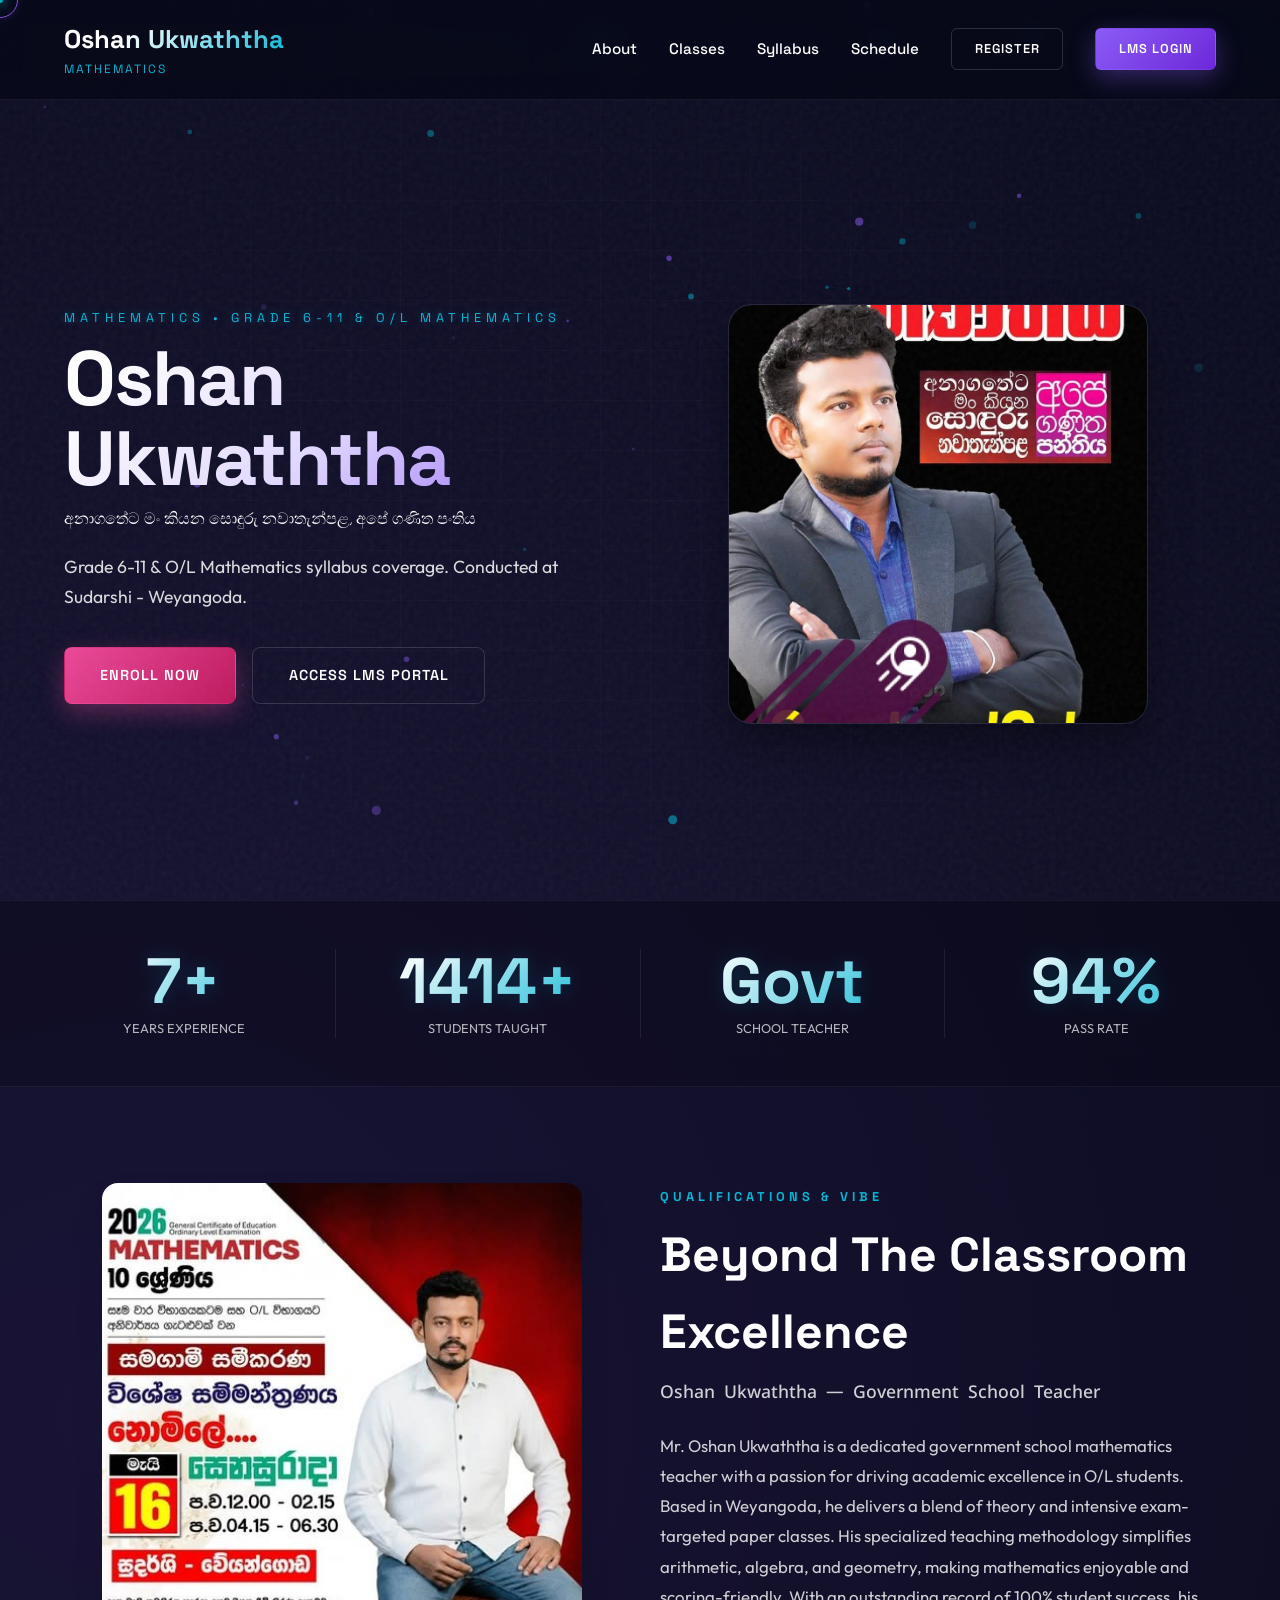
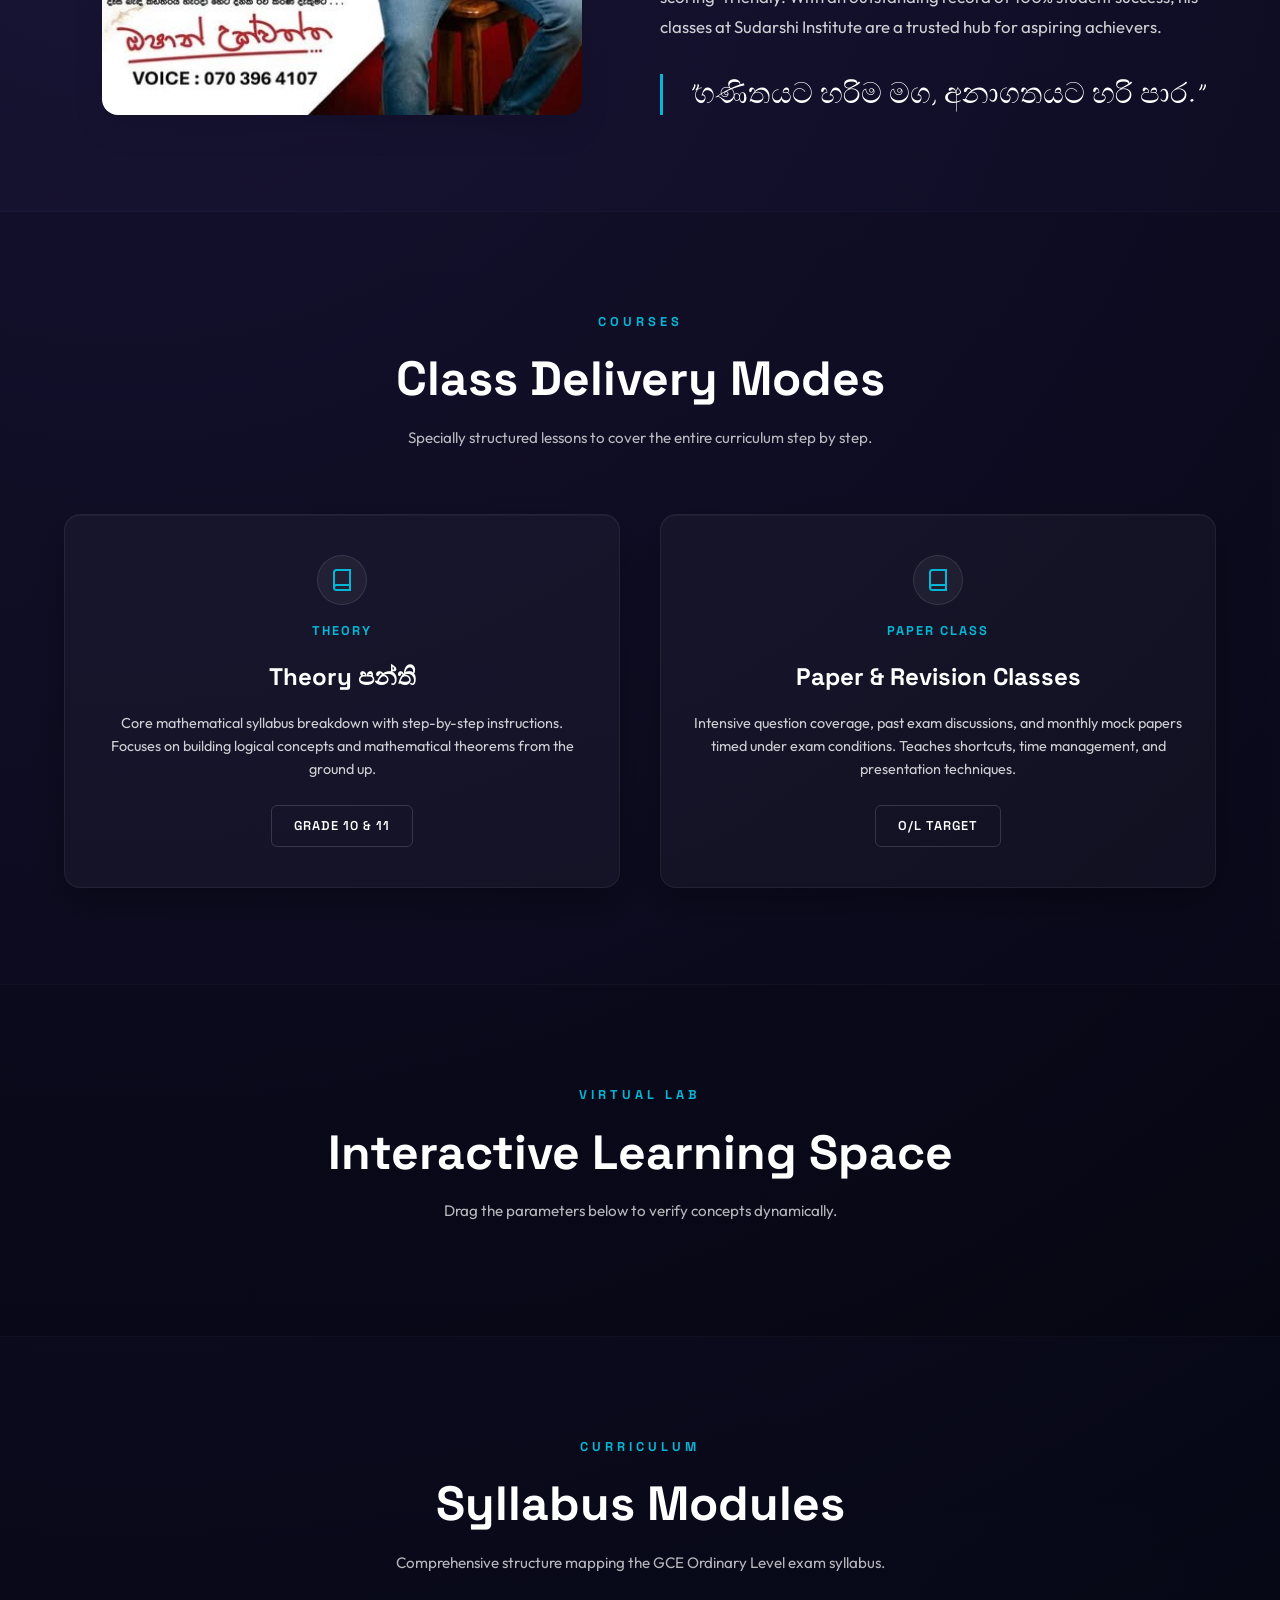
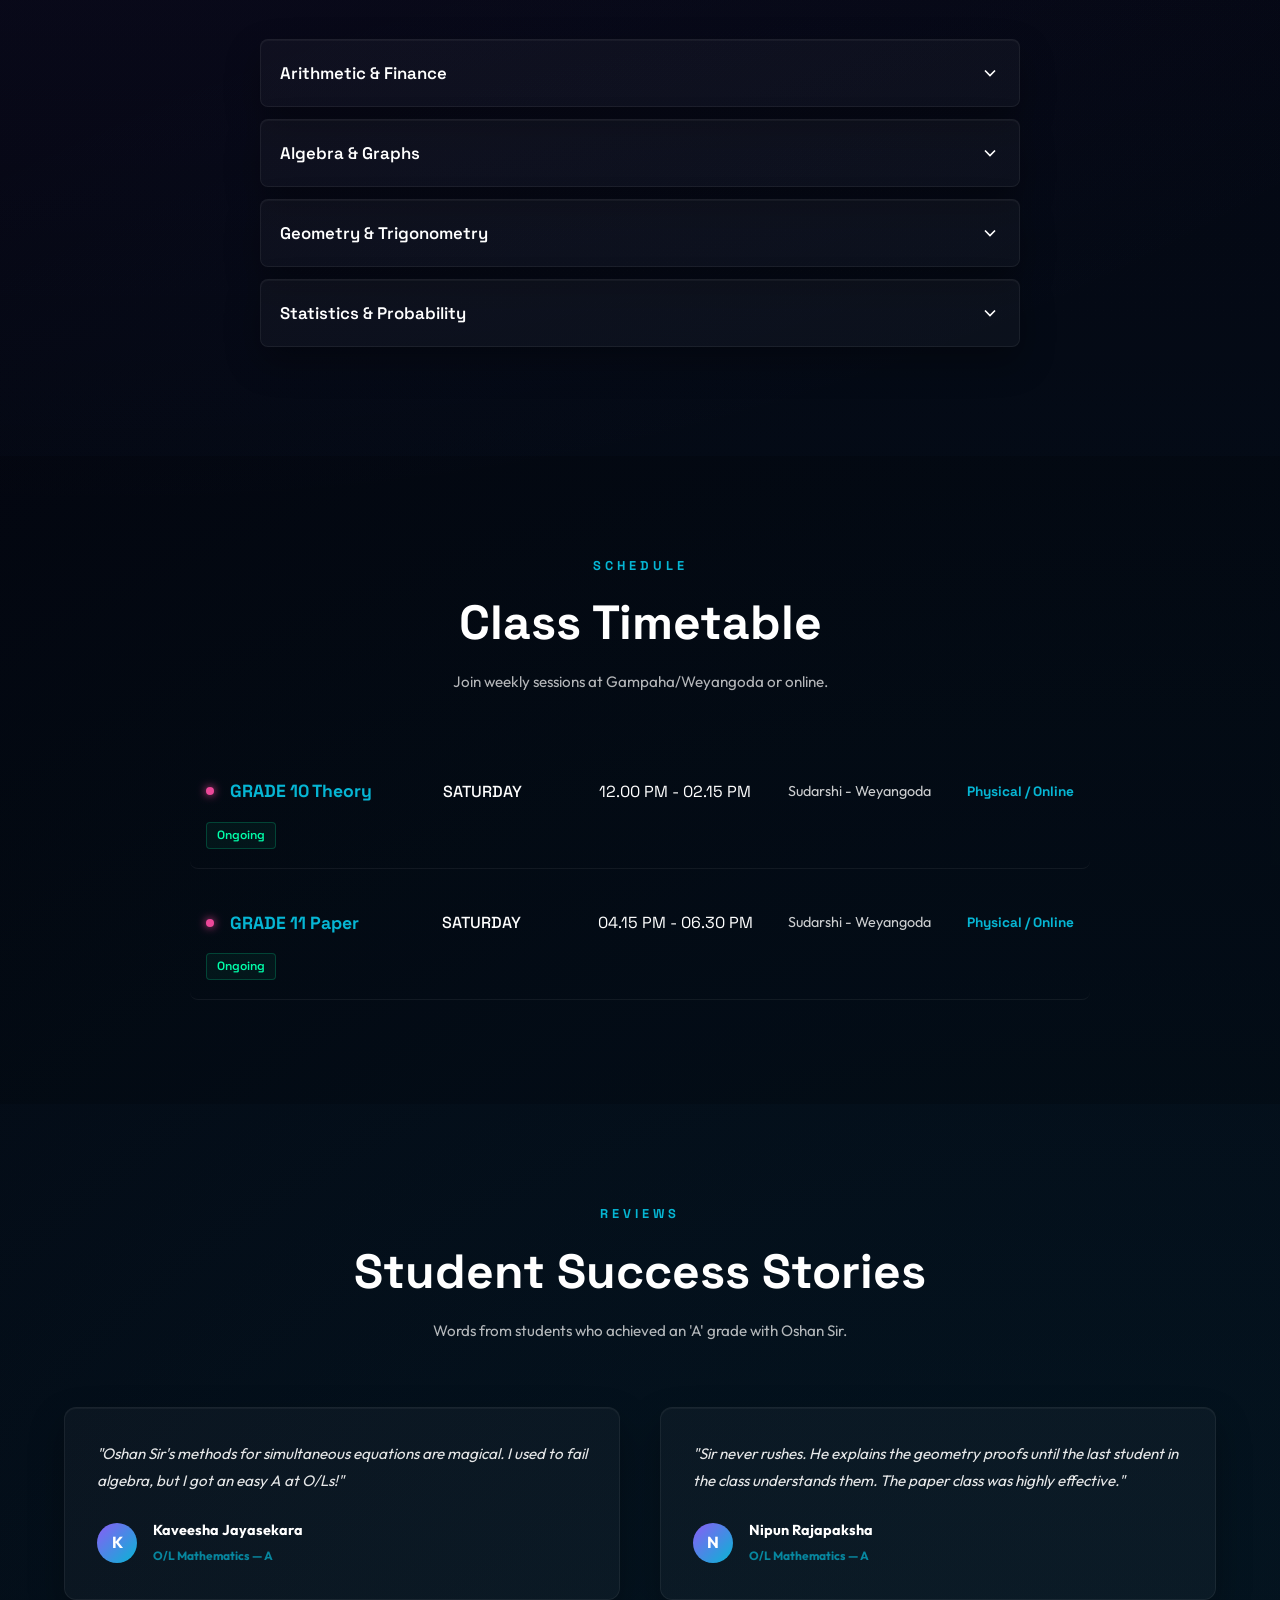
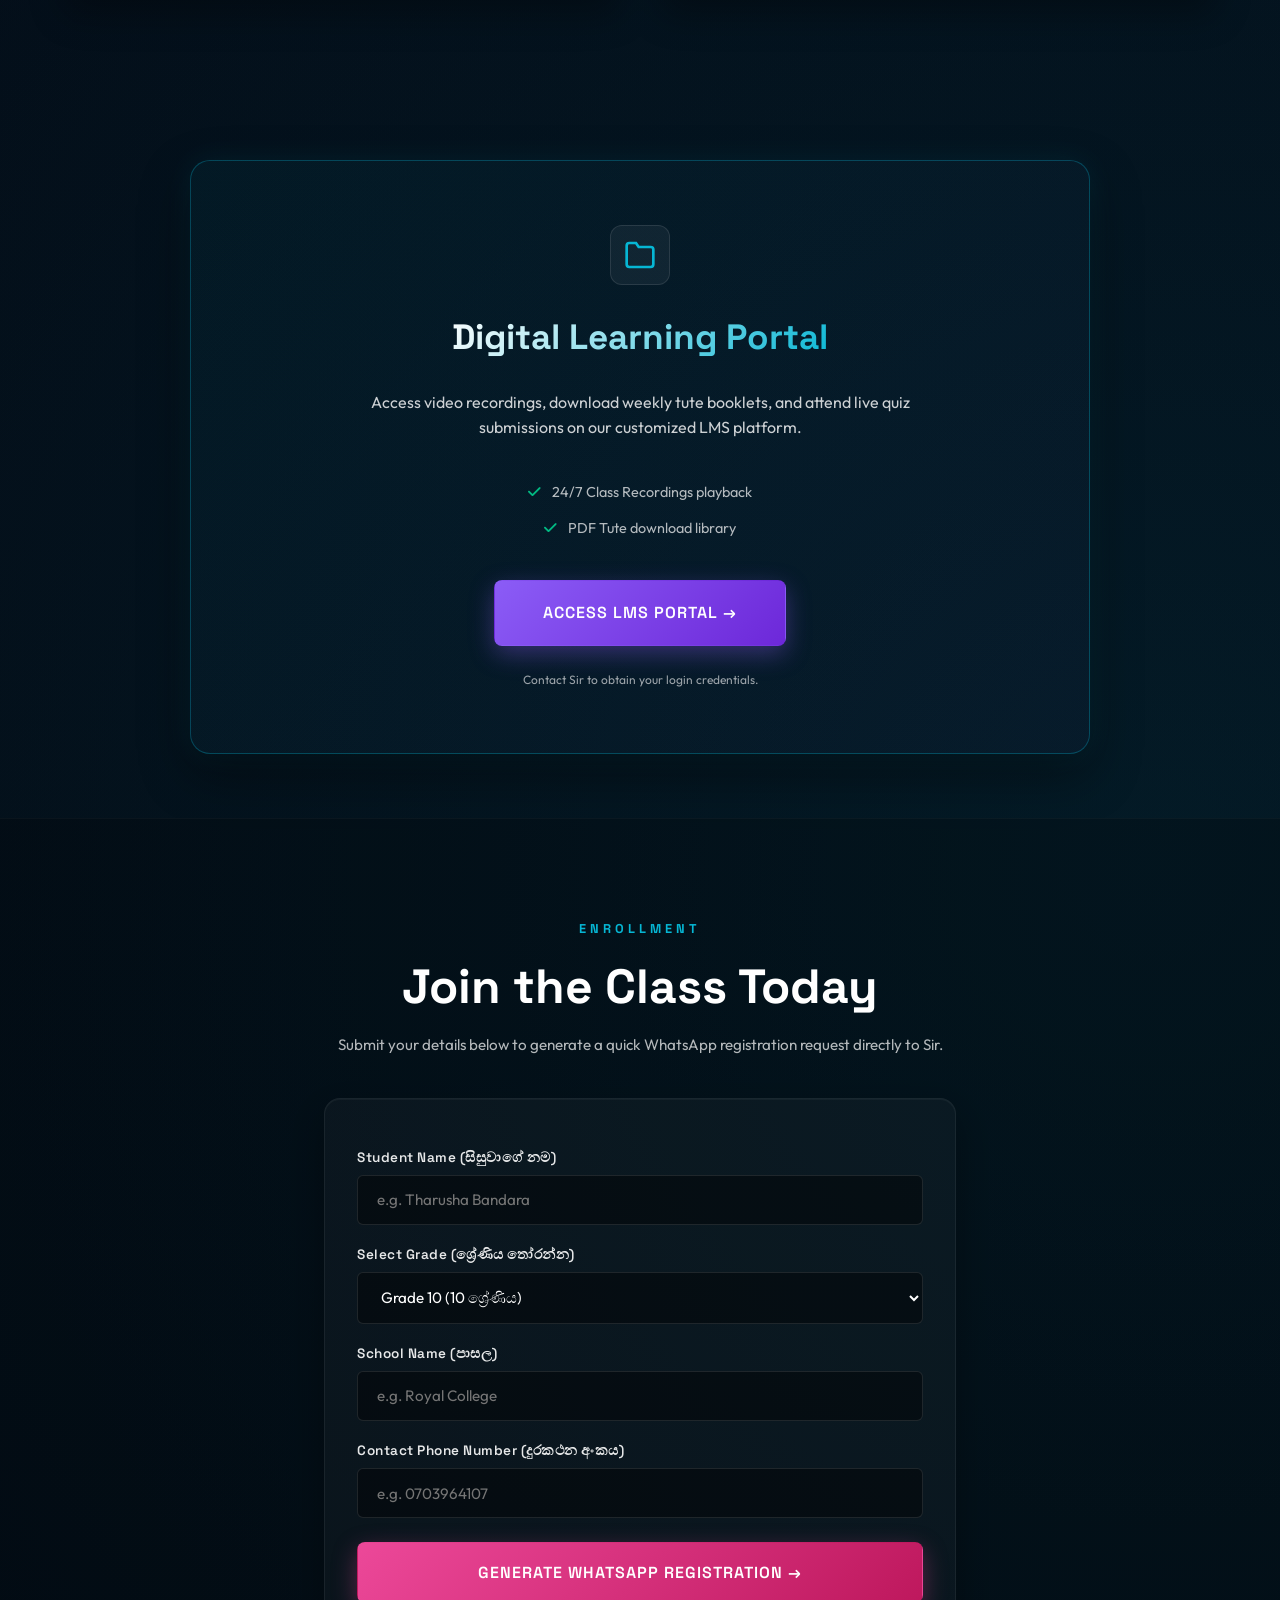
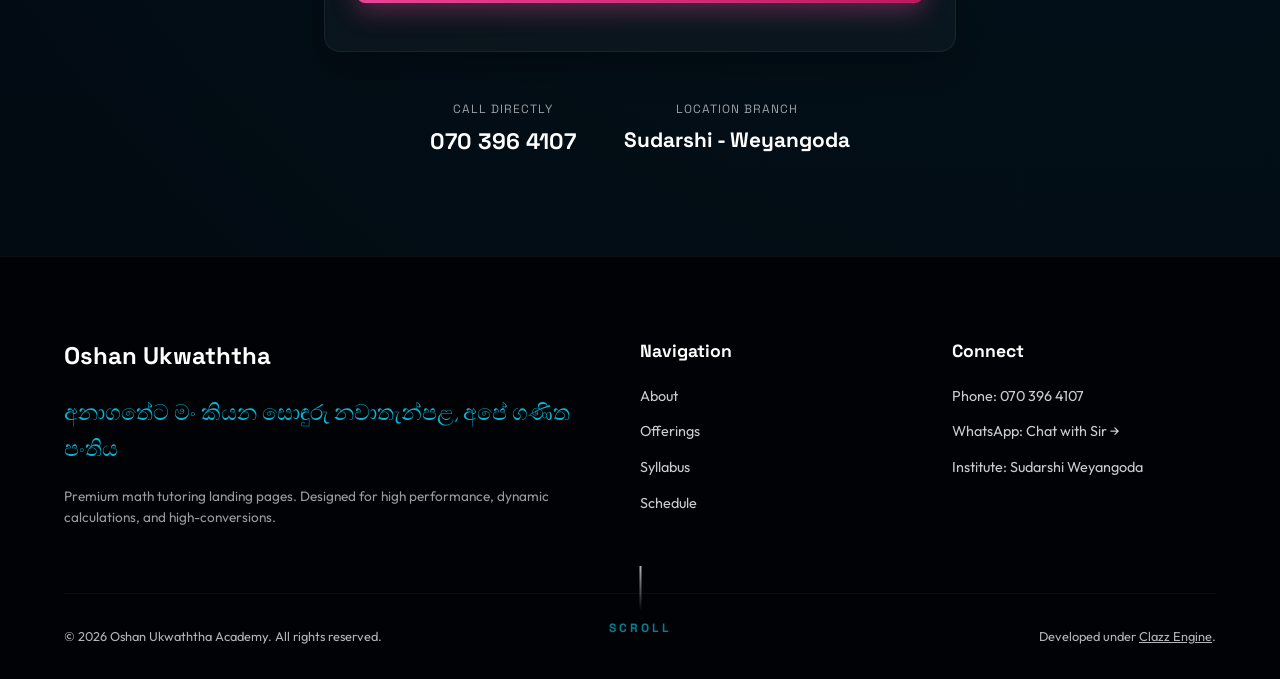
<file: template.html>
<!DOCTYPE html>
<html lang="en">
<head>
  <meta charset="UTF-8">
  <meta name="viewport" content="width=device-width, initial-scale=1.0">
  <title>Clazz | Premium Tuition Landing Page</title>
  
  <!-- Font Awesome for Icons -->
  <link rel="stylesheet" href="https://cdnjs.cloudflare.com/ajax/libs/font-awesome/6.5.2/css/all.min.css" />
  
  <!-- Core Clazz Stylesheet -->
  <link rel="stylesheet" href="css/clazz-core.css">
  
  <style>
    /* Section spacings */
    section {
      padding: 6rem 0;
      position: relative;
    }
    
    .section-title {
      font-size: clamp(2rem, 4vw, 3rem);
      font-family: var(--font-head);
      margin-bottom: 0.5rem;
      font-weight: 800;
    }
    
    .section-subtitle {
      font-size: 1.1rem;
      opacity: 0.8;
      margin-bottom: 3.5rem;
    }
    
    /* Navbar styles */
    .navbar {
      position: fixed;
      top: 0;
      left: 0;
      width: 100%;
      z-index: 1000;
      padding: 1.2rem 0;
      transition: var(--transition-normal);
    }
    
    .navbar .container {
      display: flex;
      justify-content: space-between;
      align-items: center;
    }
    
    .nav-brand {
      display: flex;
      flex-direction: column;
    }
    
    .logo-text {
      font-size: 1.6rem;
      font-weight: bold;
    }
    
    .nav-links {
      display: flex;
      align-items: center;
      gap: 2rem;
    }
    
    .nav-link {
      font-family: var(--font-head);
      font-weight: 500;
      font-size: 0.95rem;
    }
    
    /* Hero section styles */
    .hero {
      min-height: 100vh;
      display: flex;
      align-items: center;
      padding-top: 8rem;
      overflow: hidden;
    }
    
    .hero-content {
      display: flex;
      flex-direction: column;
      gap: 1.2rem;
    }
    
    .hero-actions {
      display: flex;
      gap: 1rem;
      margin-top: 1rem;
      flex-wrap: wrap;
    }
    
    .hero-portrait-wrapper {
      position: relative;
      display: flex;
      justify-content: center;
      align-items: center;
    }
    
    .portrait-glow-frame {
      width: 100%;
      max-width: 420px;
      aspect-ratio: 1;
      border-radius: 16px;
    }
    
    .portrait-glow-frame img {
      width: 100%;
      height: 100%;
      object-fit: cover;
    }
    
    /* Stats Bar spacing */
    .stats-bar {
      padding: 3rem 0;
      background: rgba(0, 0, 0, 0.2);
      border-top: 1px solid rgba(255, 255, 255, 0.05);
      border-bottom: 1px solid rgba(255, 255, 255, 0.05);
    }
    
    /* About image style */
    .about-img-wrap {
      display: flex;
      justify-content: center;
      position: relative;
    }
    
    .about-img-wrap img {
      border-radius: 16px;
      width: 100%;
      max-width: 480px;
      object-fit: cover;
      box-shadow: 0 15px 30px rgba(0,0,0,0.1);
    }
    
    /* Accordion / Syllabus styling */
    .accordion-arrow {
      display: flex;
      align-items: center;
      justify-content: center;
    }
    
    /* Quick Reg Form styles */
    .form-group {
      margin-bottom: 1.2rem;
      display: flex;
      flex-direction: column;
      gap: 0.4rem;
      text-align: left;
    }
    
    .form-group label {
      font-family: var(--font-head);
      font-size: 0.85rem;
      font-weight: 600;
      letter-spacing: 0.5px;
      opacity: 0.9;
    }
    
    .form-input {
      padding: 0.9rem 1.2rem;
      background: rgba(0, 0, 0, 0.3);
      border: 1px solid rgba(255, 255, 255, 0.1);
      border-radius: 6px;
      color: #fff;
      font-family: var(--font-body);
      font-size: 0.95rem;
      transition: var(--transition-fast);
    }
    
    .form-input:focus {
      border-color: var(--secondary-color);
      box-shadow: 0 0 10px rgba(6, 182, 212, 0.15);
    }
    
    /* Footer styles */
    footer {
      background: #010206;
      border-top: 1px solid rgba(255, 255, 255, 0.05);
      padding: 5rem 0 2rem;
    }
    
    .footer-grid {
      display: grid;
      grid-template-columns: 2fr 1fr 1fr;
      gap: 3rem;
      margin-bottom: 4rem;
    }
    
    .footer-col {
      display: flex;
      flex-direction: column;
      gap: 1.2rem;
    }
    
    .footer-col h4 {
      font-family: var(--font-head);
      font-size: 1.1rem;
      color: #fff;
      font-weight: bold;
    }
    
    .footer-links-list {
      display: flex;
      flex-direction: column;
      gap: 0.8rem;
      font-size: 0.9rem;
      opacity: 0.8;
    }
    
    .footer-links-list a:hover {
      color: var(--secondary-color);
      transform: translateX(3px);
    }
    
    .footer-bottom {
      border-top: 1px solid rgba(255,255,255,0.05);
      padding-top: 2rem;
      display: flex;
      justify-content: space-between;
      font-size: 0.8rem;
      opacity: 0.7;
    }
    
    /* Responsive Header & Mobiles */
    @media (max-width: 900px) {
      .navbar .nav-links {
        display: none; /* simple stack or dropdown can be added, for now clean CTAs suffice */
      }
      .footer-grid {
        grid-template-columns: 1fr;
        gap: 2rem;
      }
      .footer-bottom {
        flex-direction: column;
        gap: 1rem;
        text-align: center;
      }
    }
  </style>
</head>
<body>

  <!-- Preloader -->
  <div id="preloader" class="preloader" style="background: #030408; color: #fff;">
    <div class="preloader-spinner" style="border-top-color: #8b5cf6;"></div>
    <div class="preloader-text">CLAZZ PLATFORM...</div>
  </div>
  
  <!-- Noise Overlay for Cinematic Texture -->
  <div class="noise-overlay"></div>
  <div class="scanlines"></div>

  <!-- Header / Navigation -->
  <nav class="navbar">
    <div class="container">
      <a href="#" class="nav-brand">
        <span class="logo-text" id="navBrandName">Oshan Ukwaththa</span>
        <span id="navBrandSubject" style="font-size: 0.75rem; color: var(--secondary-color); text-transform: uppercase; font-family: var(--font-head); letter-spacing: 2px;">Mathematics</span>
      </a>
      <div class="nav-links">
        <a href="#about" class="nav-link">About</a>
        <a href="#offerings" class="nav-link">Classes</a>
        <a href="#syllabus" class="nav-link">Syllabus</a>
        <a href="#timetable" class="nav-link">Schedule</a>
        <a href="#register" class="btn btn-sm btn-outline">Register</a>
        <a href="#" id="navLmsBtn" target="_blank" rel="noopener" class="btn btn-sm btn-primary">LMS Login</a>
      </div>
    </div>
  </nav>

  <!-- Hero Section -->
  <header class="hero">
    <div class="container grid-2">
      <div class="hero-content">
        <div>
          <span id="heroEyebrow" class="hero-eyebrow">Mathematics • Grade 6-11</span>
          <h1 id="heroTitle" class="hero-title" style="margin-top: 0.5rem; margin-bottom: 0.5rem;">Oshan Sir</h1>
          <p id="heroTagline" class="hero-tagline handwriting">අපේ ගණිත පංතිය</p>
        </div>
        <p id="heroSubhead" style="font-size: 1.1rem; line-height: 1.7; opacity: 0.85;">Structured concepts and complete model papers discussion in Weyangoda.</p>
        
        <div class="hero-actions">
          <a href="#register" class="btn btn-accent">Enroll Now</a>
          <a href="#" id="heroBtnLms" target="_blank" rel="noopener" class="btn btn-outline">Access LMS Portal</a>
        </div>
      </div>
      <div class="hero-portrait-wrapper">
        <div class="portrait-glow-frame">
          <img id="heroPortrait" src="assets/oshan-sir-suit.jpg" alt="Teacher Portrait">
        </div>
      </div>
    </div>
    <div class="scroll-indicator">
      <div class="scroll-line"></div>
      <span style="color: var(--secondary-color); font-weight: bold;">SCROLL</span>
    </div>
  </header>

  <!-- Stats Strip -->
  <section class="stats-bar">
    <div class="container" id="statsContainer" style="display: flex; justify-content: space-around; align-items: center; gap: 2rem; flex-wrap: wrap;">
      <!-- Stats populated dynamically by engine.js -->
    </div>
  </section>

  <!-- About Section -->
  <section id="about" style="border-bottom: 1px solid rgba(255,255,255,0.02);">
    <div class="container grid-2">
      <div class="about-img-wrap">
        <img id="aboutPortrait" src="assets/oshan-sir-stool.jpg" alt="About Portrait">
      </div>
      <div style="display: flex; flex-direction: column; justify-content: center; gap: 1.5rem;">
        <div>
          <span style="font-family: var(--font-head); font-size: 0.8rem; letter-spacing: 4px; color: var(--secondary-color); text-transform: uppercase; font-weight: bold;">Qualifications & Vibe</span>
          <h2 id="aboutTitle" class="section-title" style="margin-top: 0.5rem;">A Decade in the Classroom</h2>
          <p id="aboutSubtitle" class="sinhala-text" style="font-size: 1.1rem; opacity: 0.8; font-weight: 500;">Oshan Ukwaththa — Government School Teacher</p>
        </div>
        <p id="aboutBio" style="font-size: 1.05rem; line-height: 1.8; opacity: 0.8;">Expert guidance in mathematics for middle school and O/L students. Conducted physically at Sudarshi Institute Weyangoda.</p>
        
        <blockquote class="handwriting" style="font-size: 1.8rem; border-left: 3px solid var(--secondary-color); padding-left: 1.5rem; color: #fff; margin-top: 0.5rem; line-height: 1.4;">
          "ගණිතයට හරිම මග, අනාගතයට හරි පාර."
        </blockquote>
      </div>
    </div>
  </section>

  <!-- Class Offerings -->
  <section id="offerings" style="background: rgba(0,0,0,0.1);">
    <div class="container">
      <div style="text-align: center; margin-bottom: 4rem;">
        <span style="font-family: var(--font-head); font-size: 0.8rem; letter-spacing: 4px; color: var(--secondary-color); text-transform: uppercase; font-weight: bold;">Courses</span>
        <h2 class="section-title" style="margin-top: 0.5rem;">Class Delivery Modes</h2>
        <p style="opacity: 0.7; font-size: 0.95rem;">Specially structured lessons to cover the entire curriculum step by step.</p>
      </div>
      <div class="grid-2" id="offeringsGrid">
        <!-- Rendered dynamically by engine.js -->
      </div>
    </div>
  </section>

  <!-- YouTube Videos Section (Optional, shown dynamically) -->
  <section id="youtubeSection" style="display: none; background: rgba(0, 0, 0, 0.15); border-bottom: 1px solid rgba(255,255,255,0.03);">
    <div class="container">
      <div style="text-align: center; margin-bottom: 4rem;">
        <span style="font-family: var(--font-head); font-size: 0.8rem; letter-spacing: 4px; color: var(--secondary-color); text-transform: uppercase; font-weight: bold;">Showcase</span>
        <h2 class="section-title" id="youtubeTitle" style="margin-top: 0.5rem;">සම්මන්ත්‍රණ සහ වීඩියෝ පාඩම්</h2>
        <p style="opacity: 0.7; font-size: 0.95rem;" id="youtubeDesc">නවතම වීඩියෝ දේශන නැරඹීම සඳහා අපගේ YouTube චැනලය සමඟ එක්වන්න.</p>
      </div>
      <div class="grid-3" id="youtubeGrid">
        <!-- YouTube embeds populated dynamically by engine.js -->
      </div>
    </div>
  </section>

  <!-- Interactive Space (Canvas Widgets) -->
  <section id="interactive-widgets" style="background: rgba(0, 0, 0, 0.2); border-top: 1px solid rgba(255,255,255,0.03); border-bottom: 1px solid rgba(255,255,255,0.03);">
    <div class="container">
      <div style="text-align: center; margin-bottom: 1rem;">
        <span style="font-family: var(--font-head); font-size: 0.8rem; letter-spacing: 4px; color: var(--secondary-color); text-transform: uppercase; font-weight: bold;">Virtual Lab</span>
        <h2 class="section-title" style="margin-top: 0.5rem;">Interactive Learning Space</h2>
        <p style="opacity: 0.7; font-size: 0.95rem;">Drag the parameters below to verify concepts dynamically.</p>
      </div>
      <div id="widgetWrapper">
        <!-- Dynamically injected canvas widgets -->
      </div>
    </div>
  </section>

  <!-- Syllabus Coverage -->
  <section id="syllabus">
    <div class="container">
      <div style="text-align: center; margin-bottom: 4rem;">
        <span style="font-family: var(--font-head); font-size: 0.8rem; letter-spacing: 4px; color: var(--secondary-color); text-transform: uppercase; font-weight: bold;">Curriculum</span>
        <h2 class="section-title" style="margin-top: 0.5rem;">Syllabus Modules</h2>
        <p style="opacity: 0.7; font-size: 0.95rem;">Comprehensive structure mapping the GCE Ordinary Level exam syllabus.</p>
      </div>
      <div id="syllabusAccordion" style="max-width: 760px; margin: 0 auto;">
        <!-- Injected dynamically by engine.js -->
      </div>
    </div>
  </section>

  <!-- Timetable -->
  <section id="timetable" style="background: rgba(0,0,0,0.15);">
    <div class="container">
      <div style="text-align: center; margin-bottom: 4rem;">
        <span style="font-family: var(--font-head); font-size: 0.8rem; letter-spacing: 4px; color: var(--secondary-color); text-transform: uppercase; font-weight: bold;">Schedule</span>
        <h2 class="section-title" style="margin-top: 0.5rem;">Class Timetable</h2>
        <p style="opacity: 0.7; font-size: 0.95rem;">Join weekly sessions at Gampaha/Weyangoda or online.</p>
      </div>
      
      <div class="timetable-container" id="timetableRows" style="max-width: 900px; margin: 0 auto; display: flex; flex-direction: column; gap: 0.8rem;">
        <!-- Timetable lines injected dynamically by engine.js -->
      </div>
    </div>
  </section>

  <!-- Testimonials Section -->
  <section id="testimonials">
    <div class="container" id="testimonialsSection">
      <div style="text-align: center; margin-bottom: 4rem;">
        <span style="font-family: var(--font-head); font-size: 0.8rem; letter-spacing: 4px; color: var(--secondary-color); text-transform: uppercase; font-weight: bold;">Reviews</span>
        <h2 class="section-title" style="margin-top: 0.5rem;">Student Success Stories</h2>
        <p style="opacity: 0.7; font-size: 0.95rem;">Words from students who achieved an 'A' grade with Oshan Sir.</p>
      </div>
      
      <div class="grid-2" id="testimonialGrid">
        <!-- Testimonial cards injected dynamically by engine.js -->
      </div>
    </div>
  </section>

  <!-- LMS Box Section -->
  <section id="lmsSection" style="padding: 4rem 0;">
    <div class="container">
      <div class="glass-card lms-card" style="max-width: 900px; margin: 0 auto; text-align: center; padding: 4rem 2rem; border-radius: 20px; display: flex; flex-direction: column; gap: 1.5rem; align-items: center;">
        <div style="width: 60px; height: 60px; border-radius: 12px; background: rgba(255,255,255,0.05); display: flex; align-items: center; justify-content: center; border: 1px solid rgba(255,255,255,0.1);">
          <svg style="width: 32px; height: 32px; color: var(--secondary-color);" viewBox="0 0 24 24" fill="none" stroke="currentColor" stroke-width="2"><path d="M22 19a2 2 0 0 1-2 2H4a2 2 0 0 1-2-2V5a2 2 0 0 1 2-2h5l2 3h9a2 2 0 0 1 2 2z"></path></svg>
        </div>
        <h3 style="font-size: 2.2rem;">Digital Learning Portal</h3>
        <p style="max-width: 600px; opacity: 0.8; font-size: 1rem; line-height: 1.6;">Access video recordings, download weekly tute booklets, and attend live quiz submissions on our customized LMS platform.</p>
        <div style="display: flex; flex-direction: column; gap: 0.8rem; align-items: center; margin: 1rem 0;">
          <div style="font-size: 0.9rem; opacity: 0.7;"><i class="fa-solid fa-check" style="color: #00ffaa; margin-right: 8px;"></i> 24/7 Class Recordings playback</div>
          <div style="font-size: 0.9rem; opacity: 0.7;"><i class="fa-solid fa-check" style="color: #00ffaa; margin-right: 8px;"></i> PDF Tute download library</div>
        </div>
        <a href="#" id="lmsPortalBtn" target="_blank" rel="noopener" class="btn btn-primary" style="padding: 1.2rem 3rem; font-size: 1rem; border-radius: 8px;">Access LMS Portal &rarr;</a>
        <div style="font-size: 0.75rem; opacity: 0.6;">Contact Sir to obtain your login credentials.</div>
      </div>
    </div>
  </section>

  <!-- Quick Registration Section -->
  <section id="register" style="background: rgba(0, 0, 0, 0.2); border-top: 1px solid rgba(255,255,255,0.03);">
    <div class="container" style="max-width: 680px; text-align: center;">
      <span style="font-family: var(--font-head); font-size: 0.8rem; letter-spacing: 4px; color: var(--secondary-color); text-transform: uppercase; font-weight: bold;">Enrollment</span>
      <h2 class="section-title" style="margin-top: 0.5rem;">Join the Class Today</h2>
      <p style="opacity: 0.7; font-size: 0.95rem; margin-bottom: 2.5rem;">Submit your details below to generate a quick WhatsApp registration request directly to Sir.</p>
      
      <form id="quickRegForm" class="glass-card" style="padding: 3rem 2rem; border-radius: 16px;">
        <div class="form-group">
          <label for="regName">Student Name (සිසුවාගේ නම)</label>
          <input type="text" id="regName" class="form-input" placeholder="e.g. Tharusha Bandara" required>
        </div>
        
        <div class="form-group">
          <label for="regGrade">Select Grade (ශ්‍රේණිය තෝරන්න)</label>
          <select id="regGrade" class="form-input" style="cursor: pointer;">
            <option value="Grade 10">Grade 10 (10 ශ්‍රේණිය)</option>
            <option value="Grade 11">Grade 11 (11 ශ්‍රේණිය)</option>
            <option value="Special Seminar">Special Seminar (විශේෂ සම්මන්ත්‍රණය)</option>
          </select>
        </div>
        
        <div class="form-group">
          <label for="regSchool">School Name (පාසල)</label>
          <input type="text" id="regSchool" class="form-input" placeholder="e.g. Royal College">
        </div>
        
        <div class="form-group">
          <label for="regPhone">Contact Phone Number (දුරකථන අංකය)</label>
          <input type="tel" id="regPhone" class="form-input" placeholder="e.g. 0703964107" required>
        </div>
        
        <button type="submit" class="btn btn-accent btn-block" style="padding: 1.2rem; font-size: 1rem; border-radius: 8px; margin-top: 1.5rem;">
          Generate WhatsApp Registration &rarr;
        </button>
      </form>
      
      <div style="margin-top: 3rem; display: flex; justify-content: center; gap: 3rem; flex-wrap: wrap;">
        <div>
          <div style="font-size: 0.75rem; opacity: 0.6; text-transform: uppercase; font-family: var(--font-head); letter-spacing: 1px; margin-bottom: 0.3rem;">Call Directly</div>
          <a href="tel:0703964107" class="contact-phone-link" style="font-size: 1.4rem; font-family: var(--font-head); font-weight: bold; color: #fff;">070 396 4107</a>
        </div>
        <div>
          <div style="font-size: 0.75rem; opacity: 0.6; text-transform: uppercase; font-family: var(--font-head); letter-spacing: 1px; margin-bottom: 0.3rem;">Location Branch</div>
          <div id="contactLocationText" style="font-size: 1.3rem; font-family: var(--font-head); font-weight: bold; color: #fff;">Sudarshi - Weyangoda</div>
        </div>
      </div>
    </div>
  </section>

  <!-- Footer Section -->
  <footer>
    <div class="container">
      <div class="footer-grid">
        <div class="footer-col">
          <h4 id="footerWordmark" style="font-size: 1.5rem; font-family: var(--font-head); color: #fff;">Oshan Ukwaththa</h4>
          <p id="footerTagline" class="handwriting" style="font-size: 1.4rem; color: var(--secondary-color);">අපේ ගණිත පංතිය</p>
          <p style="font-size: 0.85rem; opacity: 0.6; line-height: 1.6;">Premium math tutoring landing pages. Designed for high performance, dynamic calculations, and high-conversions.</p>
        </div>
        <div class="footer-col">
          <h4>Navigation</h4>
          <ul class="footer-links-list">
            <li><a href="#about">About</a></li>
            <li><a href="#offerings">Offerings</a></li>
            <li><a href="#syllabus">Syllabus</a></li>
            <li><a href="#timetable">Schedule</a></li>
          </ul>
        </div>
        <div class="footer-col">
          <h4>Connect</h4>
          <ul class="footer-links-list">
            <li><span>Phone: <a href="tel:0703964107" class="contact-phone-link">070 396 4107</a></span></li>
            <li><span>WhatsApp: <a href="https://wa.me/94703964107" class="contact-wa-link" target="_blank" rel="noopener">Chat with Sir &rarr;</a></span></li>
            <li><span>Institute: Sudarshi Weyangoda</span></li>
          </ul>
        </div>
      </div>
      
      <div class="footer-bottom">
        <p id="footerCopyright">&copy; 2026 Oshan Ukwaththa Academy. All rights reserved.</p>
        <p>Developed under <a href="#" style="text-decoration: underline;">Clazz Engine</a>.</p>
      </div>
    </div>
  </footer>

  <!-- Scripts -->
  <script src="js/config.js?v=1.0.3"></script>
  <script src="js/widgets.js?v=1.0.3"></script>
  <script src="js/clazz-engine.js?v=1.0.3"></script>
</body>
</html>
</file>
<file: css/clazz-core.css>
/* Clazz Core Stylesheet
   ========================================================================== */
@import url('https://fonts.googleapis.com/css2?family=Outfit:wght@300;400;500;600;700;800;900&family=Space+Grotesk:wght@400;500;700&family=Noto+Sans+Sinhala:wght@400;500;700&family=Caveat:wght@400;700&family=Gemunu+Libre:wght@400;500;600;700;800&family=Noto+Serif+Sinhala:wght@400;500;600;700;800&display=swap');

:root {
  /* Common variables */
  --transition-fast: all 0.2s cubic-bezier(0.4, 0, 0.2, 1);
  --transition-normal: all 0.4s cubic-bezier(0.25, 1, 0.5, 1);
  --transition-slow: all 0.6s cubic-bezier(0.16, 1, 0.3, 1);
  --font-body: 'Outfit', sans-serif;
  --font-head: 'Space Grotesk', sans-serif;
  --font-sinhala: 'Noto Sans Sinhala', sans-serif;
  --font-sinhala-formal: 'Noto Serif Sinhala', serif;
  --font-sinhala-modern: 'Gemunu Libre', sans-serif;
  --font-hand: 'Caveat', cursive;
  
  --max-width: 1200px;
}

/* Reset & Base Styles */
* {
  margin: 0;
  padding: 0;
  box-sizing: border-box;
  outline: none;
}

html {
  scroll-behavior: smooth;
  font-size: 16px;
  overflow-x: hidden;
}

body {
  font-family: var(--font-body);
  line-height: 1.6;
  -webkit-font-smoothing: antialiased;
  -moz-osx-font-smoothing: grayscale;
}

a {
  text-decoration: none;
  color: inherit;
  transition: var(--transition-fast);
}

img {
  max-width: 100%;
  height: auto;
  display: block;
}

ul, ol {
  list-style: none;
}

/* Container */
.container {
  width: 100%;
  max-width: var(--max-width);
  margin: 0 auto;
  padding: 0 1.5rem;
}

/* Typography Utilities */
.sinhala-text {
  font-family: var(--font-sinhala);
}

.handwriting {
  font-family: var(--font-hand);
}

/* Preloader */
.preloader {
  position: fixed;
  inset: 0;
  z-index: 10000;
  display: flex;
  flex-direction: column;
  align-items: center;
  justify-content: center;
  transition: opacity 0.8s cubic-bezier(0.25, 1, 0.5, 1), visibility 0.8s;
}

.preloader.hidden {
  opacity: 0;
  visibility: hidden;
  pointer-events: none;
}

.preloader-spinner {
  width: 60px;
  height: 60px;
  border-radius: 50%;
  border: 3px solid transparent;
  animation: core-spin 1.5s linear infinite;
  margin-bottom: 1.5rem;
}

@keyframes core-spin {
  0% { transform: rotate(0deg); }
  100% { transform: rotate(360deg); }
}

.preloader-text {
  font-family: var(--font-head);
  font-size: 1.2rem;
  letter-spacing: 4px;
  font-weight: 500;
  animation: pulse-glow 1.5s infinite ease-in-out;
}

/* Glassmorphism System */
.glass {
  background: rgba(255, 255, 255, 0.05);
  backdrop-filter: blur(16px);
  -webkit-backdrop-filter: blur(16px);
  border: 1px solid rgba(255, 255, 255, 0.08);
}

.glass-card {
  border-radius: 16px;
  padding: 2.5rem 2rem;
  box-shadow: 0 15px 35px rgba(0, 0, 0, 0.3);
  transition: var(--transition-normal);
}

/* Grid & Layouts */
.grid-2 {
  display: grid;
  grid-template-columns: repeat(2, 1fr);
  gap: 2.5rem;
}

.grid-3 {
  display: grid;
  grid-template-columns: repeat(3, 1fr);
  gap: 2rem;
}

.grid-4 {
  display: grid;
  grid-template-columns: repeat(4, 1fr);
  gap: 1.5rem;
}

.flex-center {
  display: flex;
  align-items: center;
  justify-content: center;
}

/* Common Animations */
.float-element {
  animation: float 6s ease-in-out infinite;
}

@keyframes float {
  0%, 100% { transform: translateY(0); }
  50% { transform: translateY(-15px); }
}

.pulse-glow {
  animation: pulse-glow 2s infinite alternate;
}

@keyframes pulse-glow {
  0% { opacity: 0.6; transform: scale(0.98); }
  100% { opacity: 1; transform: scale(1); }
}

/* Scroll Indicators */
.scroll-indicator {
  position: absolute;
  bottom: 2.5rem;
  left: 50%;
  transform: translateX(-50%);
  display: flex;
  flex-direction: column;
  align-items: center;
  gap: 0.5rem;
  pointer-events: none;
  opacity: 0.7;
}

.scroll-indicator span {
  font-family: var(--font-head);
  font-size: 0.75rem;
  letter-spacing: 3px;
}

.scroll-line {
  width: 2px;
  height: 45px;
  background: linear-gradient(to bottom, currentColor, transparent);
  animation: scroll-slide 2.2s cubic-bezier(0.25, 1, 0.5, 1) infinite;
}

@keyframes scroll-slide {
  0% { transform: scaleY(0); transform-origin: top; }
  50% { transform: scaleY(1); transform-origin: top; }
  50.1% { transform-origin: bottom; }
  100% { transform: scaleY(0); transform-origin: bottom; }
}

/* Buttons */
.btn {
  display: inline-flex;
  align-items: center;
  justify-content: center;
  font-family: var(--font-head);
  font-weight: 600;
  letter-spacing: 1px;
  text-transform: uppercase;
  padding: 1rem 2.2rem;
  border-radius: 8px;
  border: 1px solid transparent;
  cursor: pointer;
  transition: var(--transition-normal);
  font-size: 0.9rem;
}

.btn-sm {
  padding: 0.6rem 1.4rem;
  font-size: 0.8rem;
  border-radius: 6px;
}

.btn-block {
  display: flex;
  width: 100%;
}

/* Custom Cursors */
@media (pointer: fine) {
  .custom-cursor {
    cursor: none !important;
  }
}

.cursor-dot, .cursor-ring {
  position: fixed;
  top: 0;
  left: 0;
  pointer-events: none;
  z-index: 100000;
  transform: translate(-50%, -50%);
  opacity: 0;
  transition: opacity 0.3s ease;
  mix-blend-mode: difference;
}

.cursor-dot {
  width: 6px;
  height: 6px;
  border-radius: 50%;
  background: #fff;
}

.cursor-ring {
  width: 36px;
  height: 36px;
  border-radius: 50%;
  border: 1.5px solid #fff;
  transition: width 0.3s, height 0.3s, border-color 0.3s, background-color 0.3s, transform 0.1s ease-out;
}

.cursor-ring.active {
  width: 50px;
  height: 50px;
  border-color: rgba(255, 255, 255, 0.5);
  background-color: rgba(255, 255, 255, 0.08);
}

/* Responsive Breakpoints */
@media (max-width: 1024px) {
  .grid-3 {
    grid-template-columns: repeat(2, 1fr);
  }
  .grid-4 {
    grid-template-columns: repeat(2, 1fr);
  }
}

@media (max-width: 768px) {
  .grid-2, .grid-3, .grid-4 {
    grid-template-columns: 1fr;
    gap: 1.5rem;
  }
  
  .glass-card {
    padding: 1.8rem 1.2rem;
  }
}

/* Global Form Input Styles */
.form-input {
  width: 100%;
  padding: 0.9rem 1.2rem;
  background: rgba(0, 0, 0, 0.4) !important;
  border: 1px solid rgba(255, 255, 255, 0.1) !important;
  border-radius: 6px;
  color: #ffffff !important;
  font-family: var(--font-body);
  font-size: 0.95rem;
  transition: var(--transition-fast);
}

.form-input:focus {
  border-color: var(--secondary-color, #06b6d4) !important;
  box-shadow: 0 0 10px rgba(6, 182, 212, 0.2) !important;
}

/* Override select dropdown option styling to ensure options are readable */
.form-input option {
  background: #0b0f19 !important;
  color: #ffffff !important;
  padding: 0.5rem;
}
</file>
<file: css/hub.css>
/* Clazz Discovery Hub & Page Creator Styles
   ========================================================================== */

:root {
  --hub-primary: #8b5cf6;
  --hub-secondary: #06b6d4;
  --hub-bg: #030712;
  --hub-card-bg: rgba(255, 255, 255, 0.03);
  --hub-border: rgba(255, 255, 255, 0.06);
}

body.hub-body {
  background-color: var(--hub-bg);
  color: #fff;
  font-family: 'Outfit', sans-serif;
  background-image: 
    radial-gradient(circle at 0% 0%, rgba(139, 92, 246, 0.15), transparent 40%),
    radial-gradient(circle at 100% 100%, rgba(6, 182, 212, 0.12), transparent 40%),
    linear-gradient(180deg, var(--hub-bg) 0%, #0b0f19 100%);
  min-height: 100vh;
}

/* Hub Grid Layout */
.hub-hero {
  padding: 8rem 0 4rem;
  text-align: center;
}

.hub-hero h1 {
  font-family: 'Space Grotesk', sans-serif;
  font-weight: 800;
  font-size: clamp(2.5rem, 5vw, 4.2rem);
  line-height: 1.1;
  background: linear-gradient(135deg, #ffffff 10%, #e2d9ff 50%, var(--hub-primary) 100%);
  -webkit-background-clip: text;
  -webkit-text-fill-color: transparent;
  margin-bottom: 1.5rem;
}

.hub-hero p {
  font-size: 1.15rem;
  opacity: 0.8;
  max-width: 700px;
  margin: 0 auto 2rem;
  line-height: 1.7;
}

/* Directory Cards */
.teacher-grid {
  display: grid;
  grid-template-columns: repeat(auto-fill, minmax(320px, 1fr));
  gap: 2rem;
  margin: 3rem 0;
}

.teacher-hub-card {
  border-radius: 20px;
  padding: 1.8rem;
  display: flex;
  flex-direction: column;
  gap: 1.5rem;
  position: relative;
  overflow: hidden;
  transition: all 0.4s cubic-bezier(0.25, 1, 0.5, 1);
}

.teacher-hub-card::before {
  content: "";
  position: absolute;
  top: 0;
  left: 0;
  right: 0;
  height: 4px;
  background: linear-gradient(90deg, var(--hub-primary), var(--hub-secondary));
}

.teacher-hub-card:hover {
  transform: translateY(-8px);
  border-color: rgba(6, 182, 212, 0.2);
  box-shadow: 0 20px 40px rgba(0, 0, 0, 0.4), 0 0 20px rgba(6, 182, 212, 0.05);
}

.hub-card-header {
  display: flex;
  align-items: center;
  gap: 1.2rem;
}

.hub-card-avatar {
  width: 70px;
  height: 70px;
  border-radius: 50%;
  object-fit: cover;
  border: 2px solid rgba(255, 255, 255, 0.1);
  box-shadow: 0 5px 15px rgba(0,0,0,0.2);
}

.hub-card-title h3 {
  font-family: 'Space Grotesk', sans-serif;
  font-size: 1.3rem;
  font-weight: 700;
  color: #fff;
}

.hub-card-title span {
  font-size: 0.8rem;
  text-transform: uppercase;
  letter-spacing: 1.5px;
  color: var(--hub-secondary);
  font-weight: bold;
}

.hub-card-tags {
  display: flex;
  gap: 0.5rem;
  flex-wrap: wrap;
}

.hub-card-tag {
  background: rgba(255,255,255,0.04);
  border: 1px solid rgba(255,255,255,0.08);
  font-size: 0.75rem;
  padding: 3px 10px;
  border-radius: 20px;
  color: #ddd;
}

.hub-card-actions {
  display: grid;
  grid-template-columns: 1.2fr 1fr;
  gap: 0.8rem;
  margin-top: auto;
}

/* Creator Layout */
.creator-section {
  padding: 6rem 0;
  border-top: 1px solid var(--hub-border);
  background: rgba(0, 0, 0, 0.15);
}

.creator-grid {
  display: grid;
  grid-template-columns: 1fr 1.2fr;
  gap: 4rem;
  align-items: start;
}

.creator-form-panel {
  display: flex;
  flex-direction: column;
  gap: 2rem;
}

.form-group-row {
  display: grid;
  grid-template-columns: repeat(2, 1fr);
  gap: 1rem;
}

.form-card {
  padding: 2.2rem;
  border-radius: 16px;
}

.creator-btn {
  background: linear-gradient(135deg, var(--hub-primary) 0%, var(--hub-secondary) 100%);
  color: #fff;
  border: none;
  font-family: 'Space Grotesk', sans-serif;
  font-weight: 700;
  letter-spacing: 1px;
  box-shadow: 0 8px 24px rgba(139, 92, 246, 0.25);
  cursor: pointer;
  border-radius: 8px;
  padding: 1.1rem;
  transition: all 0.3s ease;
  font-size: 0.95rem;
}

.creator-btn:hover {
  transform: translateY(-2px);
  box-shadow: 0 12px 30px rgba(139, 92, 246, 0.45);
}

/* Preview Device Mockup */
.preview-panel {
  position: sticky;
  top: 7rem;
  display: flex;
  flex-direction: column;
  align-items: center;
  gap: 1.5rem;
}

.phone-mockup {
  width: 100%;
  max-width: 440px;
  aspect-ratio: 9 / 18.5;
  background: #000;
  border-radius: 40px;
  padding: 12px;
  box-shadow: 0 25px 60px rgba(0, 0, 0, 0.8), 0 0 0 4px #222;
  position: relative;
  overflow: hidden;
}

.phone-screen {
  width: 100%;
  height: 100%;
  background: #050816;
  border-radius: 32px;
  overflow: hidden;
  position: relative;
}

.phone-notch {
  position: absolute;
  top: 0;
  left: 50%;
  transform: translateX(-50%);
  width: 130px;
  height: 25px;
  background: #000;
  border-bottom-left-radius: 18px;
  border-bottom-right-radius: 18px;
  z-index: 100;
}

.phone-screen iframe {
  width: 100%;
  height: 100%;
  border: none;
  display: block;
}

/* Responsive Hub */
@media (max-width: 1024px) {
  .creator-grid {
    grid-template-columns: 1fr;
    gap: 3rem;
  }
  
  .preview-panel {
    position: static;
  }
}

/* Custom Select Dropdown Styles */
.custom-select-trigger:hover {
  border-color: var(--hub-primary) !important;
}

.custom-options {
  background: rgba(11, 15, 25, 0.96) !important;
  backdrop-filter: blur(15px);
  -webkit-backdrop-filter: blur(15px);
  border: 1px solid rgba(255, 255, 255, 0.1) !important;
  border-radius: 8px;
}

.custom-option {
  font-size: 0.9rem;
  color: rgba(255, 255, 255, 0.85) !important;
  padding: 0.8rem 1.2rem;
  cursor: pointer;
  transition: all 0.2s;
  text-align: left;
}

.custom-option:hover {
  background: rgba(139, 92, 246, 0.15) !important;
  color: #ffffff !important;
}

.custom-option.active {
  background: linear-gradient(135deg, var(--hub-primary), var(--hub-secondary)) !important;
  color: #ffffff !important;
  font-weight: 600;
}
</file>
